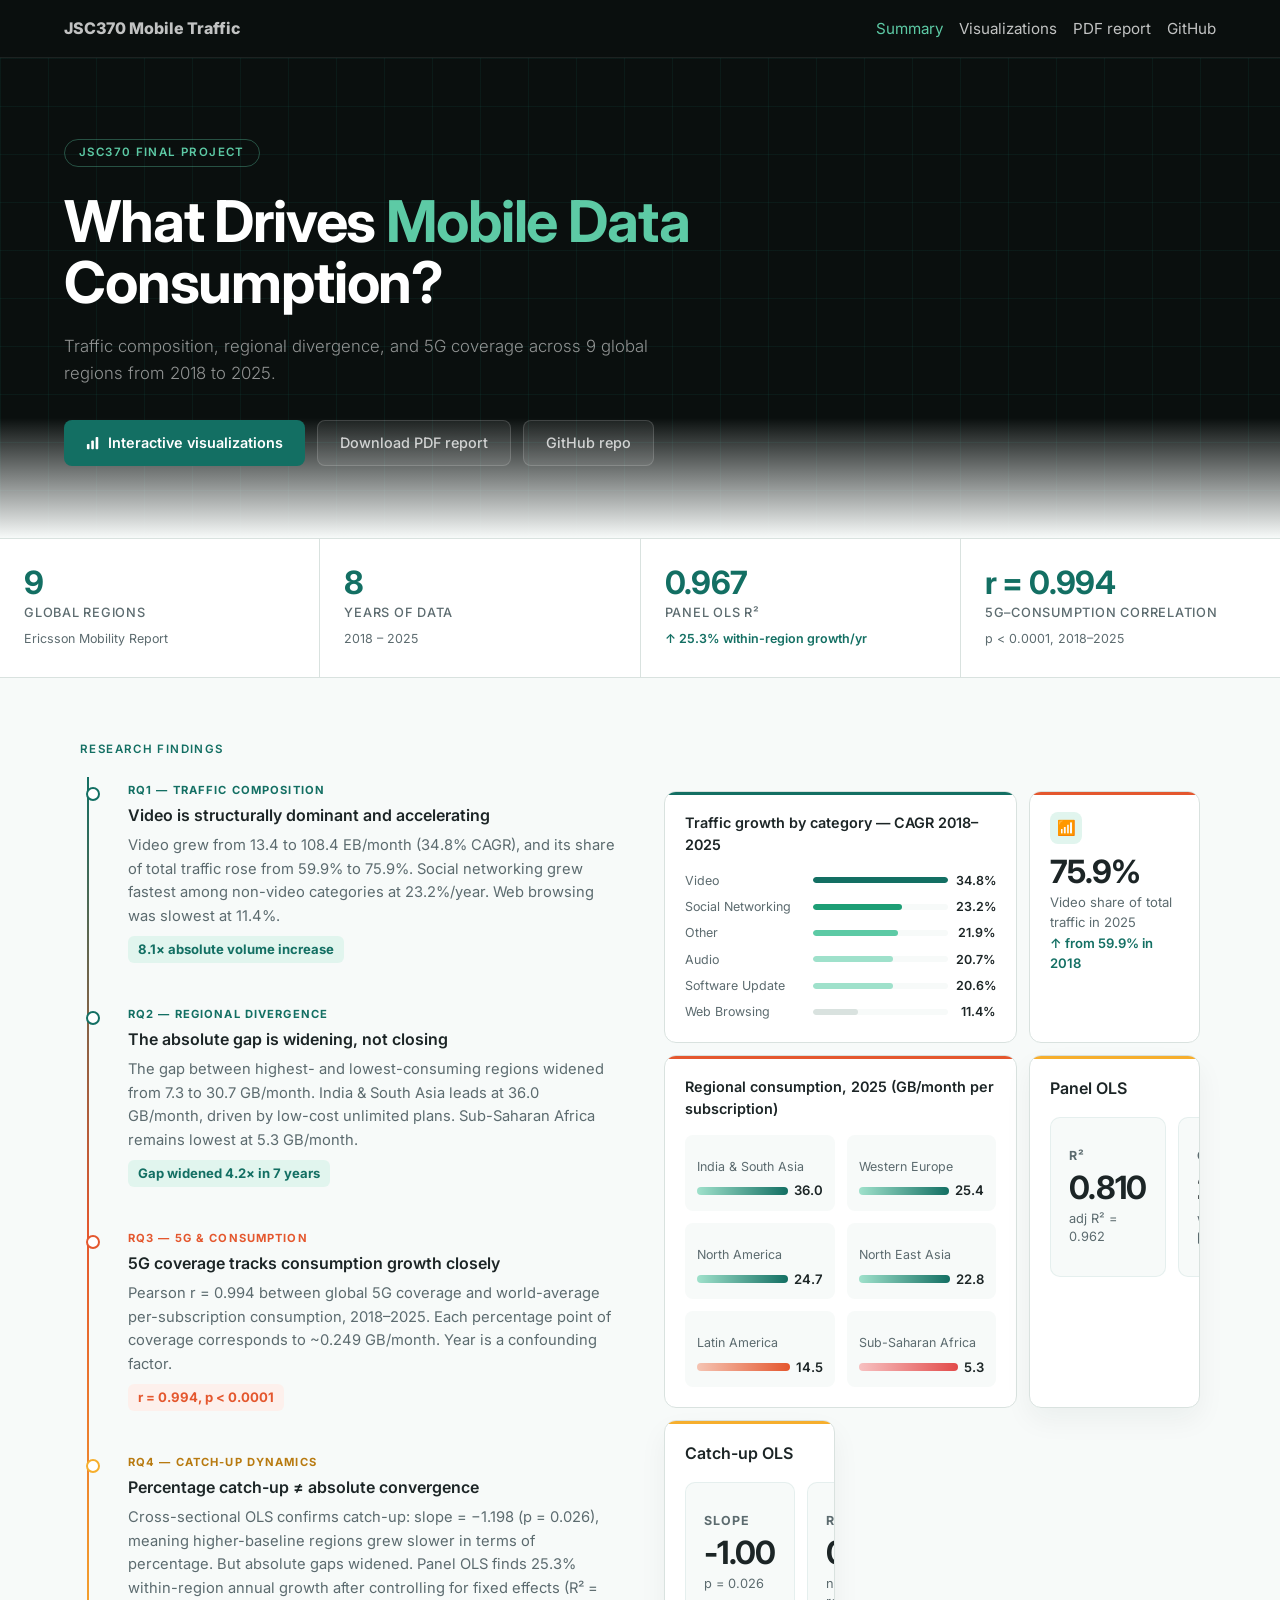
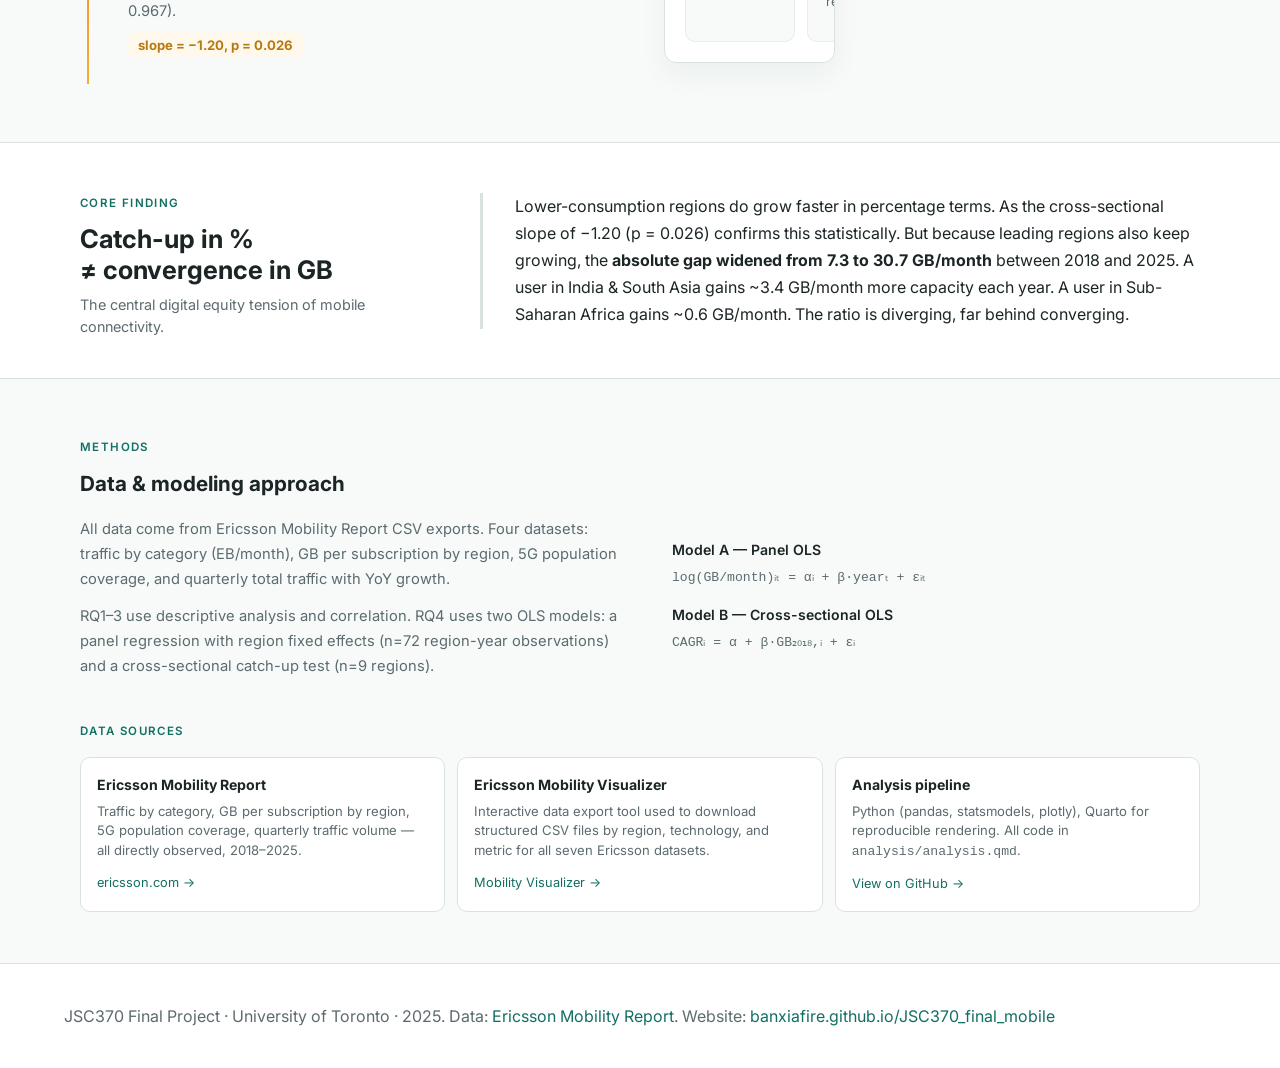
<file: index.html>
<!doctype html>
<html lang="en">
<head>
  <meta charset="utf-8">
  <meta name="viewport" content="width=device-width, initial-scale=1">
  <title>Mobile Traffic & 5G Coverage</title>
  <link rel="stylesheet" href="style.css">
  <script src="scripts/main.js" defer></script>
  <style>
    /* ── Futuristic additions ── */
    @import url('https://fonts.googleapis.com/css2?family=Inter:wght@300;400;500;600;700&display=swap');

    :root {
      --accent: #136f63;
      --accent2: #e4572e;
      --accent3: #f6ae2d;
      --glass: rgba(255,255,255,0.06);
      --grid-line: rgba(19,111,99,0.12);
    }

    body {
      font-family: 'Inter', -apple-system, sans-serif;
      background: var(--bg);
    }

    /* Hero — dark full-bleed with grid overlay */
    .hero {
      background: #0a0f0e;
      position: relative;
      overflow: hidden;
      padding: 80px 5vw 72px;
    }
    .hero::before {
      content: '';
      position: absolute;
      inset: 0;
      background-image:
        linear-gradient(var(--grid-line) 1px, transparent 1px),
        linear-gradient(90deg, var(--grid-line) 1px, transparent 1px);
      background-size: 48px 48px;
      pointer-events: none;
    }
    .hero::after {
      content: '';
      position: absolute;
      bottom: 0; left: 0; right: 0;
      height: 120px;
      background: linear-gradient(to bottom, transparent, var(--bg));
      pointer-events: none;
    }
    .hero-inner {
      position: relative;
      z-index: 1;
      max-width: 820px;
      transition: transform 0.35s ease;
    }
    .hero-tag {
      display: inline-block;
      font-size: 0.72rem;
      font-weight: 600;
      letter-spacing: 0.12em;
      text-transform: uppercase;
      color: #5DCAA5;
      border: 1px solid rgba(93,202,165,0.35);
      border-radius: 20px;
      padding: 4px 14px;
      margin-bottom: 24px;
    }
    .hero h1 {
      font-size: clamp(2rem, 5vw, 3.6rem);
      font-weight: 700;
      line-height: 1.06;
      color: #ffffff;
      margin: 0 0 20px;
      letter-spacing: -0.02em;
    }
    .hero h1 span {
      color: #5DCAA5;
    }
    .hero-lead {
      font-size: 1.05rem;
      color: rgba(255,255,255,0.55);
      max-width: 620px;
      margin: 0 0 32px;
      line-height: 1.65;
      font-weight: 300;
    }
    .hero-actions {
      display: flex;
      flex-wrap: wrap;
      gap: 12px;
    }
    .btn-primary {
      display: inline-flex;
      align-items: center;
      gap: 8px;
      padding: 11px 22px;
      background: #136f63;
      color: #ffffff;
      border-radius: 8px;
      font-weight: 600;
      font-size: 0.9rem;
      text-decoration: none;
      transition: background 0.2s;
    }
    .btn-primary:hover { background: #0f5a50; text-decoration: none; }
    .btn-ghost {
      display: inline-flex;
      align-items: center;
      gap: 8px;
      padding: 11px 22px;
      background: rgba(255,255,255,0.07);
      color: rgba(255,255,255,0.75);
      border: 1px solid rgba(255,255,255,0.15);
      border-radius: 8px;
      font-weight: 500;
      font-size: 0.9rem;
      text-decoration: none;
      transition: background 0.2s;
    }
    .btn-ghost:hover { background: rgba(255,255,255,0.12); text-decoration: none; color: #fff; }

    /* Stat strip */
    .stat-strip {
      display: grid;
      grid-template-columns: repeat(4, minmax(0,1fr));
      gap: 1px;
      background: var(--line);
      border-top: 1px solid var(--line);
      border-bottom: 1px solid var(--line);
    }
    .stat-cell {
      background: var(--panel);
      padding: 28px 24px;
      display: flex;
      flex-direction: column;
      gap: 4px;
    }
    .stat-cell:hover { background: var(--bg); }
    .stat-number {
      font-size: 2rem;
      font-weight: 700;
      color: var(--teal);
      line-height: 1;
      letter-spacing: -0.02em;
    }
    .stat-label {
      font-size: 0.8rem;
      color: var(--muted);
      font-weight: 500;
      text-transform: uppercase;
      letter-spacing: 0.06em;
    }
    .stat-sub {
      font-size: 0.78rem;
      color: var(--muted);
      margin-top: 2px;
    }
    .stat-delta {
      font-size: 0.78rem;
      color: #136f63;
      font-weight: 600;
      margin-top: 2px;
    }

    /* Section labels */
    .section-label {
      font-size: 0.72rem;
      font-weight: 600;
      letter-spacing: 0.12em;
      text-transform: uppercase;
      color: var(--teal);
      margin-bottom: 12px;
    }

    /* Finding timeline */
    .timeline {
      position: relative;
      padding-left: 28px;
    }
    .timeline::before {
      content: '';
      position: absolute;
      left: 7px; top: 6px; bottom: 6px;
      width: 2px;
      background: linear-gradient(to bottom, #136f63, #e4572e, #f6ae2d);
    }
    .tl-item {
      position: relative;
      padding: 0 0 32px 20px;
    }
    .tl-dot {
      position: absolute;
      left: -22px;
      top: 5px;
      width: 14px;
      height: 14px;
      border-radius: 50%;
      background: var(--panel);
      border: 2px solid #136f63;
    }
    .tl-item:nth-child(2) .tl-dot { border-color: #136f63; }
    .tl-item:nth-child(3) .tl-dot { border-color: #e4572e; }
    .tl-item:nth-child(4) .tl-dot { border-color: #f6ae2d; }
    .tl-item:nth-child(5) .tl-dot { border-color: #e4572e; }
    .tl-rq {
      font-size: 0.7rem;
      font-weight: 700;
      letter-spacing: 0.1em;
      text-transform: uppercase;
      color: var(--teal);
      margin-bottom: 4px;
    }
    .tl-title {
      font-size: 1rem;
      font-weight: 600;
      color: var(--ink);
      margin: 0 0 6px;
    }
    .tl-body {
      font-size: 0.92rem;
      color: var(--muted);
      line-height: 1.6;
      margin: 0;
    }
    .tl-stat {
      display: inline-block;
      font-size: 0.82rem;
      font-weight: 700;
      color: #136f63;
      background: #e1f5ee;
      border-radius: 6px;
      padding: 3px 10px;
      margin-top: 8px;
    }

    /* Data bento grid */
    .bento {
      display: grid;
      grid-template-columns: repeat(3, minmax(0,1fr));
      gap: 12px;
      margin-top: 20px;
    }
    .bento-card {
      background: var(--panel);
      border: 1px solid var(--line);
      border-radius: 12px;
      padding: 20px;
      position: relative;
      overflow: hidden;
    }
    .bento-card.span2 { grid-column: span 2; }
    .bento-card::after {
      content: '';
      position: absolute;
      top: 0; left: 0; right: 0;
      height: 3px;
      background: var(--accent-bar, #136f63);
      border-radius: 12px 12px 0 0;
    }
    .bento-icon {
      width: 32px; height: 32px;
      border-radius: 8px;
      display: flex; align-items: center; justify-content: center;
      font-size: 15px;
      margin-bottom: 12px;
    }
    .bento-icon.teal { background: #e1f5ee; }
    .bento-icon.coral { background: #fdf0ec; }
    .bento-icon.gold { background: #fef9ec; }
    .bento-big {
      font-size: 2rem;
      font-weight: 700;
      color: var(--ink);
      letter-spacing: -0.02em;
      line-height: 1;
    }
    .bento-label {
      font-size: 0.82rem;
      color: var(--muted);
      margin-top: 4px;
    }
    .bento-title {
      font-size: 0.9rem;
      font-weight: 600;
      color: var(--ink);
      margin: 0 0 6px;
    }
    .bento-text {
      font-size: 0.82rem;
      color: var(--muted);
      line-height: 1.55;
      margin: 0;
    }

    /* Bar chart viz */
    .mini-bars {
      margin-top: 14px;
      display: flex;
      flex-direction: column;
      gap: 7px;
    }
    .mini-bar-row {
      display: flex;
      align-items: center;
      gap: 8px;
      font-size: 0.78rem;
    }
    .mini-bar-label {
      width: 120px;
      color: var(--muted);
      flex-shrink: 0;
      white-space: nowrap;
      overflow: hidden;
      text-overflow: ellipsis;
    }
    .mini-bar-track {
      flex: 1;
      height: 6px;
      background: var(--bg);
      border-radius: 3px;
      overflow: hidden;
    }
    .mini-bar-fill {
      height: 100%;
      border-radius: 3px;
      background: #136f63;
      transition: width 0.8s ease;
    }
    .mini-bar-val {
      width: 40px;
      text-align: right;
      color: var(--ink);
      font-weight: 600;
    }

    /* Region divergence viz */
    .diverge-grid {
      display: grid;
      grid-template-columns: 1fr 1fr;
      gap: 12px;
      margin-top: 14px;
    }
    .diverge-item {
      padding: 10px 12px;
      background: var(--bg);
      border-radius: 8px;
    }
    .diverge-region {
      font-size: 0.78rem;
      color: var(--muted);
      margin-bottom: 4px;
    }
    .diverge-bar-wrap {
      display: flex;
      align-items: center;
      gap: 6px;
    }
    .diverge-bar {
      flex: 1;
      height: 8px;
      border-radius: 4px;
      background: linear-gradient(to right, #9FE1CB, #136f63);
    }
    .diverge-val {
      font-size: 0.82rem;
      font-weight: 600;
      color: var(--ink);
      white-space: nowrap;
    }

    /* Model result panel */
    .model-grid {
      display: grid;
      grid-template-columns: 1fr 1fr;
      gap: 12px;
      margin-top: 16px;
    }
    .model-cell {
      background: var(--bg);
      border-radius: 10px;
      padding: 16px 18px;
      border: 1px solid rgba(19,111,99,0.08);
    }
    .model-cell-label {
      font-size: 0.78rem;
      font-weight: 700;
      text-transform: uppercase;
      letter-spacing: 0.08em;
      color: var(--muted);
      margin-bottom: 6px;
    }
    .model-cell-val {
      font-size: 2rem;
      font-weight: 700;
      color: var(--ink);
      letter-spacing: -0.02em;
      margin: 0;
      line-height: 1;
    }
    .model-cell-note {
      font-size: 0.8rem;
      color: var(--muted);
      margin-top: 6px;
      line-height: 1.45;
    }

    .model-card {
      min-height: 228px;
      box-shadow: 0 12px 28px rgba(20, 33, 31, 0.05);
    }

    .model-card .bento-title {
      font-size: 1rem;
      margin-bottom: 10px;
    }

    /* Source cards */
    .source-row {
      display: grid;
      grid-template-columns: repeat(3, minmax(0,1fr));
      gap: 12px;
      margin-top: 16px;
    }
    .source-card {
      background: var(--panel);
      border: 1px solid var(--line);
      border-radius: 10px;
      padding: 16px;
    }
    .source-card strong {
      display: block;
      font-size: 0.88rem;
      margin-bottom: 6px;
    }
    .source-card p {
      font-size: 0.82rem;
      color: var(--muted);
      margin: 0 0 8px;
      line-height: 1.5;
    }
    .source-card a {
      font-size: 0.8rem;
    }

    /* Dark nav override for hero top */
    .site-header {
      background: #0a0f0e;
      border-bottom: 1px solid rgba(255,255,255,0.08);
    }
    .site-header .brand,
    .site-header nav a {
      color: rgba(255,255,255,0.75);
    }
    .site-header nav a:hover { color: #5DCAA5; }
    .site-header nav a.active { color: #5DCAA5; border-bottom-color: #5DCAA5; }

    /* Responsive */
    @media (max-width: 760px) {
      .stat-strip { grid-template-columns: repeat(2, minmax(0,1fr)); }
      .bento { grid-template-columns: 1fr; }
      .bento-card.span2 { grid-column: span 1; }
      .source-row { grid-template-columns: 1fr; }
      .model-grid { grid-template-columns: 1fr; }
      .diverge-grid { grid-template-columns: 1fr; }
    }
  </style>
</head>
<body class="page-index">
  <header class="site-header">
    <a class="brand" href="index.html">JSC370 Mobile Traffic</a>
    <nav>
      <a href="index.html">Summary</a>
      <a href="viz.html">Visualizations</a>
      <a href="report.pdf">PDF report</a>
      <a href="https://github.com/banxiafire/JSC370_final_mobile">GitHub</a>
    </nav>
  </header>

  <main>

    <!-- ── Hero ── -->
    <section class="hero">
      <div class="hero-inner">
        <span class="hero-tag">JSC370 Final Project</span>
        <h1>What Drives <span>Mobile Data</span><br>Consumption?</h1>
        <p class="hero-lead">Traffic composition, regional divergence, and 5G coverage across 9 global regions from 2018 to 2025.</p>
        <div class="hero-actions">
          <a class="btn-primary" href="viz.html">
            <svg width="14" height="14" viewBox="0 0 16 16" fill="none"><rect x="1" y="9" width="3" height="6" rx="1" fill="white"/><rect x="6" y="5" width="3" height="10" rx="1" fill="white"/><rect x="11" y="1" width="3" height="14" rx="1" fill="white"/></svg>
            Interactive visualizations
          </a>
          <a class="btn-ghost" href="report.pdf">Download PDF report</a>
          <a class="btn-ghost" href="https://github.com/banxiafire/JSC370_final_mobile">GitHub repo</a>
        </div>
      </div>
    </section>

    <!-- ── Stat strip ── -->
    <div class="stat-strip">
      <div class="stat-cell">
        <span class="stat-number counter" data-target="9">9</span>
        <span class="stat-label">Global regions</span>
        <span class="stat-sub">Ericsson Mobility Report</span>
      </div>
      <div class="stat-cell">
        <span class="stat-number counter" data-target="8">8</span>
        <span class="stat-label">Years of data</span>
        <span class="stat-sub">2018 – 2025</span>
      </div>
      <div class="stat-cell">
        <span class="stat-number counter" data-target="0.967" data-decimals="3">0.967</span>
        <span class="stat-label">Panel OLS R²</span>
        <span class="stat-delta">↑ 25.3% within-region growth/yr</span>
      </div>
      <div class="stat-cell">
        <span class="stat-number counter" data-target="0.994" data-decimals="3" data-prefix="r = ">r = 0.994</span>
        <span class="stat-label">5G–consumption correlation</span>
        <span class="stat-sub">p &lt; 0.0001, 2018–2025</span>
      </div>
    </div>

    <!-- ── Research findings ── -->
    <section class="content" style="padding: 52px 0;">
      <p class="section-label">Research findings</p>
      <div style="display: grid; grid-template-columns: 1fr 1fr; gap: 48px; align-items: start;">

        <!-- Left: timeline -->
        <div class="timeline">
          <div class="tl-item fade-in">
            <div class="tl-dot"></div>
            <p class="tl-rq">RQ1 — Traffic composition</p>
            <h3 class="tl-title">Video is structurally dominant and accelerating</h3>
            <p class="tl-body">Video grew from 13.4 to 108.4 EB/month (34.8% CAGR), and its share of total traffic rose from 59.9% to 75.9%. Social networking grew fastest among non-video categories at 23.2%/year. Web browsing was slowest at 11.4%.</p>
            <span class="tl-stat">8.1× absolute volume increase</span>
          </div>
          <div class="tl-item fade-in">
            <div class="tl-dot"></div>
            <p class="tl-rq">RQ2 — Regional divergence</p>
            <h3 class="tl-title">The absolute gap is widening, not closing</h3>
            <p class="tl-body">The gap between highest- and lowest-consuming regions widened from 7.3 to 30.7 GB/month. India & South Asia leads at 36.0 GB/month, driven by low-cost unlimited plans. Sub-Saharan Africa remains lowest at 5.3 GB/month.</p>
            <span class="tl-stat">Gap widened 4.2× in 7 years</span>
          </div>
          <div class="tl-item fade-in">
            <div class="tl-dot" style="border-color:#e4572e"></div>
            <p class="tl-rq" style="color:#e4572e">RQ3 — 5G & consumption</p>
            <h3 class="tl-title">5G coverage tracks consumption growth closely</h3>
            <p class="tl-body">Pearson r = 0.994 between global 5G coverage and world-average per-subscription consumption, 2018–2025. Each percentage point of coverage corresponds to ~0.249 GB/month. Year is a confounding factor.</p>
            <span class="tl-stat" style="background:#fdf0ec;color:#e4572e">r = 0.994, p &lt; 0.0001</span>
          </div>
          <div class="tl-item fade-in">
            <div class="tl-dot" style="border-color:#f6ae2d"></div>
            <p class="tl-rq" style="color:#b87a10">RQ4 — Catch-up dynamics</p>
            <h3 class="tl-title">Percentage catch-up ≠ absolute convergence</h3>
            <p class="tl-body">Cross-sectional OLS confirms catch-up: slope = −1.198 (p = 0.026), meaning higher-baseline regions grew slower in terms of percentage. But absolute gaps widened. Panel OLS finds 25.3% within-region annual growth after controlling for fixed effects (R² = 0.967).</p>
            <span class="tl-stat" style="background:#fef9ec;color:#b87a10">slope = −1.20, p = 0.026</span>
          </div>
        </div>

        <!-- Right: bento data panels -->
        <div>
          <div class="bento">

            <!-- Traffic CAGR mini chart -->
            <div class="bento-card span2 fade-in" style="--accent-bar:#136f63">
              <p class="bento-title">Traffic growth by category — CAGR 2018–2025</p>
              <div class="mini-bars">
                <div class="mini-bar-row">
                  <span class="mini-bar-label">Video</span>
                  <div class="mini-bar-track"><div class="mini-bar-fill" style="width:100%;background:#136f63"></div></div>
                  <span class="mini-bar-val">34.8%</span>
                </div>
                <div class="mini-bar-row">
                  <span class="mini-bar-label">Social Networking</span>
                  <div class="mini-bar-track"><div class="mini-bar-fill" style="width:66%;background:#1D9E75"></div></div>
                  <span class="mini-bar-val">23.2%</span>
                </div>
                <div class="mini-bar-row">
                  <span class="mini-bar-label">Other</span>
                  <div class="mini-bar-track"><div class="mini-bar-fill" style="width:63%;background:#5DCAA5"></div></div>
                  <span class="mini-bar-val">21.9%</span>
                </div>
                <div class="mini-bar-row">
                  <span class="mini-bar-label">Audio</span>
                  <div class="mini-bar-track"><div class="mini-bar-fill" style="width:59%;background:#9FE1CB"></div></div>
                  <span class="mini-bar-val">20.7%</span>
                </div>
                <div class="mini-bar-row">
                  <span class="mini-bar-label">Software Update</span>
                  <div class="mini-bar-track"><div class="mini-bar-fill" style="width:59%;background:#9FE1CB"></div></div>
                  <span class="mini-bar-val">20.6%</span>
                </div>
                <div class="mini-bar-row">
                  <span class="mini-bar-label">Web Browsing</span>
                  <div class="mini-bar-track"><div class="mini-bar-fill" style="width:33%;background:#d9e2df"></div></div>
                  <span class="mini-bar-val">11.4%</span>
                </div>
              </div>
            </div>

            <!-- Video share stat -->
            <div class="bento-card fade-in" style="--accent-bar:#e4572e">
              <div class="bento-icon teal">📶</div>
              <div class="bento-big">75.9%</div>
              <p class="bento-label">Video share of total traffic in 2025<br><span style="color:#136f63;font-weight:600">↑ from 59.9% in 2018</span></p>
            </div>

            <!-- Regional 2025 GB/sub -->
            <div class="bento-card span2 fade-in" style="--accent-bar:#e4572e">
              <p class="bento-title">Regional consumption, 2025 (GB/month per subscription)</p>
              <div class="diverge-grid">
                <div class="diverge-item">
                  <p class="diverge-region">India & South Asia</p>
                  <div class="diverge-bar-wrap">
                    <div class="diverge-bar" style="width:100%;background:linear-gradient(to right,#9FE1CB,#136f63)"></div>
                    <span class="diverge-val">36.0</span>
                  </div>
                </div>
                <div class="diverge-item">
                  <p class="diverge-region">Western Europe</p>
                  <div class="diverge-bar-wrap">
                    <div class="diverge-bar" style="width:70%;background:linear-gradient(to right,#9FE1CB,#136f63)"></div>
                    <span class="diverge-val">25.4</span>
                  </div>
                </div>
                <div class="diverge-item">
                  <p class="diverge-region">North America</p>
                  <div class="diverge-bar-wrap">
                    <div class="diverge-bar" style="width:69%;background:linear-gradient(to right,#9FE1CB,#136f63)"></div>
                    <span class="diverge-val">24.7</span>
                  </div>
                </div>
                <div class="diverge-item">
                  <p class="diverge-region">North East Asia</p>
                  <div class="diverge-bar-wrap">
                    <div class="diverge-bar" style="width:63%;background:linear-gradient(to right,#9FE1CB,#136f63)"></div>
                    <span class="diverge-val">22.8</span>
                  </div>
                </div>
                <div class="diverge-item">
                  <p class="diverge-region">Latin America</p>
                  <div class="diverge-bar-wrap">
                    <div class="diverge-bar" style="width:40%;background:linear-gradient(to right,#f5c4b3,#e4572e)"></div>
                    <span class="diverge-val">14.5</span>
                  </div>
                </div>
                <div class="diverge-item">
                  <p class="diverge-region">Sub-Saharan Africa</p>
                  <div class="diverge-bar-wrap">
                    <div class="diverge-bar" style="width:15%;background:linear-gradient(to right,#f7c1c1,#E24B4A)"></div>
                    <span class="diverge-val">5.3</span>
                  </div>
                </div>
              </div>
            </div>

            <!-- Model results -->
            <div class="bento-card fade-in model-card" style="--accent-bar:#f6ae2d">
              <p class="bento-title">Panel OLS</p>
              <div class="model-grid">
                <div class="model-cell">
                  <p class="model-cell-label">R²</p>
                  <p class="model-cell-val counter" data-target="0.967" data-decimals="3">0.967</p>
                  <p class="model-cell-note">adj R² = 0.962</p>
                </div>
                <div class="model-cell">
                  <p class="model-cell-label">Growth/yr</p>
                  <p class="model-cell-val counter" data-target="25.3" data-decimals="1" data-suffix="%">25.3%</p>
                  <p class="model-cell-note">within-region, β=0.226</p>
                </div>
              </div>
            </div>

            <!-- Catch-up -->
            <div class="bento-card fade-in model-card" style="--accent-bar:#f6ae2d">
              <p class="bento-title">Catch-up OLS</p>
              <div class="model-grid">
                <div class="model-cell">
                  <p class="model-cell-label">Slope</p>
                  <p class="model-cell-val counter" data-target="-1.198" data-decimals="2">−1.20</p>
                  <p class="model-cell-note">p = 0.026</p>
                </div>
                <div class="model-cell">
                  <p class="model-cell-label">R²</p>
                  <p class="model-cell-val counter" data-target="0.531" data-decimals="3">0.531</p>
                  <p class="model-cell-note">n = 9 regions</p>
                </div>
              </div>
            </div>

          </div>
        </div>
      </div>
    </section>

    <!-- ── Key tension callout ── -->
    <section class="band fade-in">
      <div class="content" style="padding: 40px 0;">
        <div style="display:grid;grid-template-columns:1fr 2fr;gap:40px;align-items:center;">
          <div>
            <p class="section-label">Core finding</p>
            <h2 style="font-size:1.6rem;margin:0 0 8px;line-height:1.2">Catch-up in %<br>≠ convergence in GB</h2>
            <p style="font-size:0.9rem;color:var(--muted);margin:0">The central digital equity tension of mobile connectivity.</p>
          </div>
          <div style="border-left:3px solid var(--line);padding-left:32px;">
            <p style="font-size:1rem;color:var(--ink);line-height:1.7;margin:0">
              Lower-consumption regions do grow faster in percentage terms. As the cross-sectional slope of −1.20 (p = 0.026) confirms this statistically. But because leading regions also keep growing, the <strong>absolute gap widened from 7.3 to 30.7 GB/month</strong> between 2018 and 2025. A user in India & South Asia gains ~3.4 GB/month more capacity each year. A user in Sub-Saharan Africa gains ~0.6 GB/month. The ratio is diverging, far behind converging.
            </p>
          </div>
        </div>
      </div>
    </section>

    <!-- ── Methods snapshot ── -->
    <section class="content fade-in" style="padding: 48px 0 32px;">
      <p class="section-label">Methods</p>
      <h2 style="font-size:1.3rem;margin:0 0 16px">Data & modeling approach</h2>
      <div style="display:grid;grid-template-columns:1fr 1fr;gap:24px;">
        <div>
          <p style="font-size:0.92rem;color:var(--muted);line-height:1.7;margin:0 0 12px">All data come from Ericsson Mobility Report CSV exports. Four datasets: traffic by category (EB/month), GB per subscription by region, 5G population coverage, and quarterly total traffic with YoY growth.</p>
          <p style="font-size:0.92rem;color:var(--muted);line-height:1.7;margin:0">RQ1–3 use descriptive analysis and correlation. RQ4 uses two OLS models: a panel regression with region fixed effects (n=72 region-year observations) and a cross-sectional catch-up test (n=9 regions).</p>
        </div>
        <div style="background:var(--bg);border-radius:10px;padding:20px;font-size:0.85rem;color:var(--muted);line-height:1.8">
          <p style="margin:0 0 4px;font-weight:600;color:var(--ink);font-size:0.88rem">Model A — Panel OLS</p>
          <p style="margin:0 0 12px;font-family:monospace;font-size:0.82rem">log(GB/month)ᵢₜ = αᵢ + β·yearₜ + εᵢₜ</p>
          <p style="margin:0 0 4px;font-weight:600;color:var(--ink);font-size:0.88rem">Model B — Cross-sectional OLS</p>
          <p style="margin:0;font-family:monospace;font-size:0.82rem">CAGRᵢ = α + β·GB₂₀₁₈,ᵢ + εᵢ</p>
        </div>
      </div>
    </section>

    <!-- ── Data sources ── -->
    <section class="content fade-in" style="padding: 0 0 52px;">
      <p class="section-label">Data sources</p>
      <div class="source-row">
        <div class="source-card">
          <strong>Ericsson Mobility Report</strong>
          <p>Traffic by category, GB per subscription by region, 5G population coverage, quarterly traffic volume — all directly observed, 2018–2025.</p>
          <a href="https://www.ericsson.com/en/reports-and-papers/mobility-report" target="_blank">ericsson.com →</a>
        </div>
        <div class="source-card">
          <strong>Ericsson Mobility Visualizer</strong>
          <p>Interactive data export tool used to download structured CSV files by region, technology, and metric for all seven Ericsson datasets.</p>
          <a href="https://www.ericsson.com/en/reports-and-papers/mobility-report/dataforecasts" target="_blank">Mobility Visualizer →</a>
        </div>
        <div class="source-card">
          <strong>Analysis pipeline</strong>
          <p>Python (pandas, statsmodels, plotly), Quarto for reproducible rendering. All code in <code>analysis/analysis.qmd</code>.</p>
          <a href="https://github.com/banxiafire/JSC370_final_mobile" target="_blank">View on GitHub →</a>
        </div>
      </div>
    </section>

  </main>

  <footer>
    <p>JSC370 Final Project · University of Toronto · 2025. Data: <a href="https://www.ericsson.com/en/reports-and-papers/mobility-report">Ericsson Mobility Report</a>. Website: <a href="https://banxiafire.github.io/JSC370_final_mobile">banxiafire.github.io/JSC370_final_mobile</a></p>
  </footer>
</body>
</html>
</file>
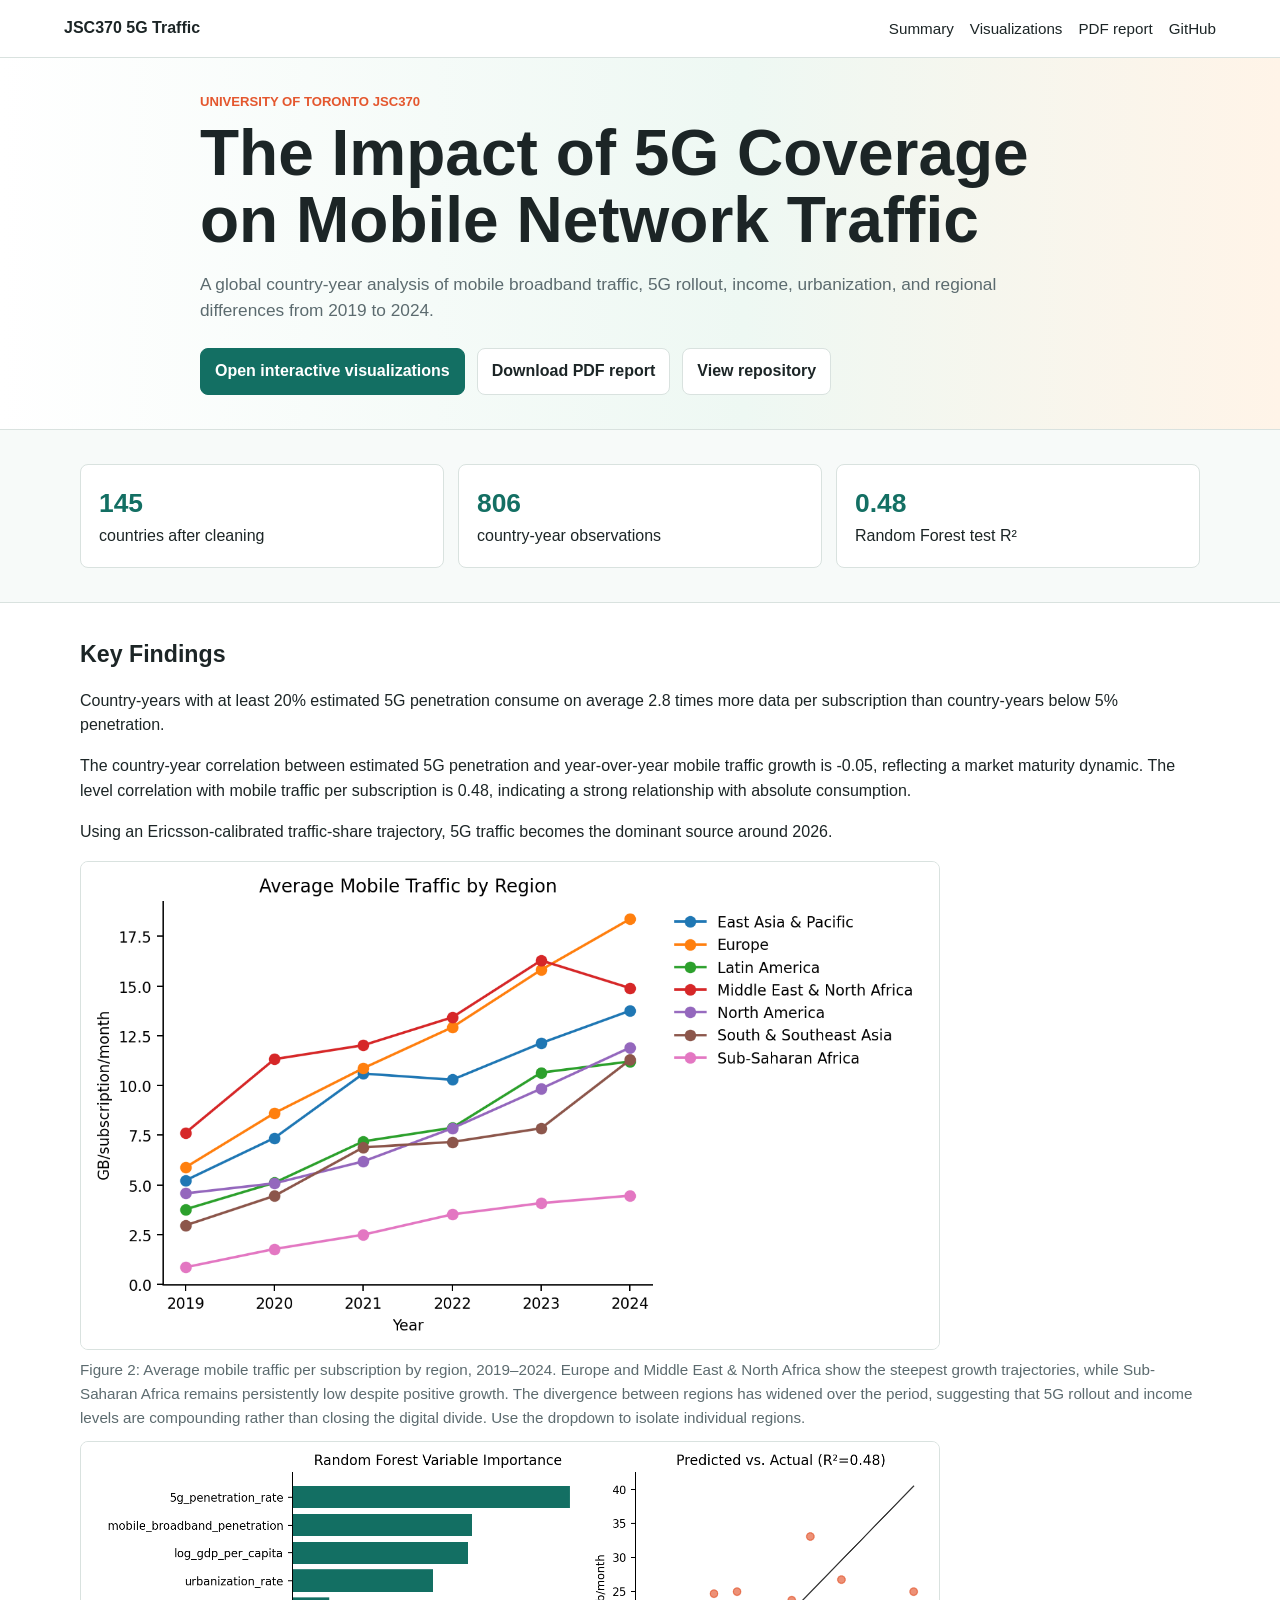
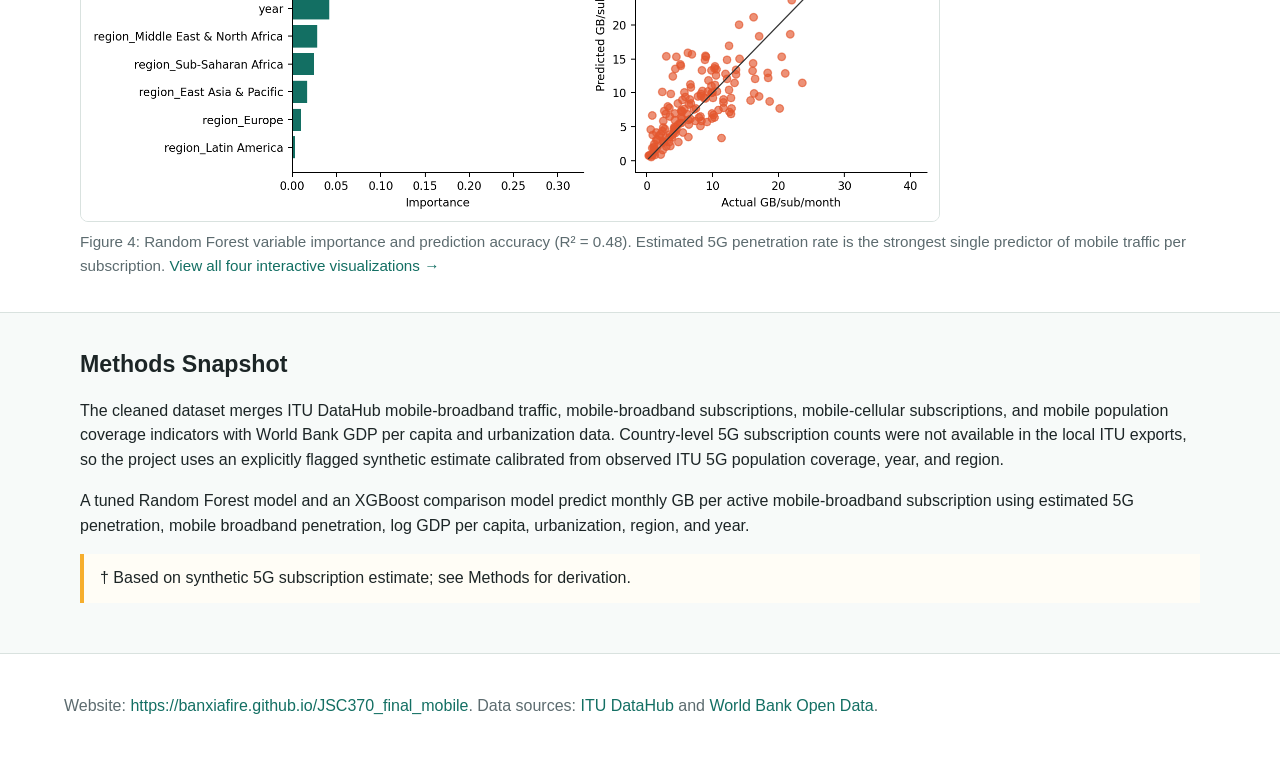
<file: docs/index.html>
<!doctype html>
<html lang="en">
<head>
  <meta charset="utf-8">
  <meta name="viewport" content="width=device-width, initial-scale=1">
  <title>JSC370 Final Project | 5G and Mobile Traffic</title>
  <link rel="stylesheet" href="style.css">
</head>
<body>
  <header class="site-header">
    <a class="brand" href="index.html">JSC370 5G Traffic</a>
    <nav>
      <a href="index.html">Summary</a>
      <a href="viz.html">Visualizations</a>
      <a href="report.pdf">PDF report</a>
      <a href="https://github.com/banxiafire/JSC370_final_mobile">GitHub</a>
    </nav>
  </header>
  <main>
    <section class="intro-band">
      <div class="content narrow">
        <p class="eyebrow">University of Toronto JSC370</p>
        <h1>The Impact of 5G Coverage on Mobile Network Traffic</h1>
        <p class="lead">A global country-year analysis of mobile broadband traffic, 5G rollout, income, urbanization, and regional differences from 2019 to 2024.</p>
        <div class="actions">
          <a class="button" href="viz.html">Open interactive visualizations</a>
          <a class="button secondary" href="report.pdf">Download PDF report</a>
          <a class="button secondary" href="https://github.com/banxiafire/JSC370_final_mobile">View repository</a>
        </div>
      </div>
    </section>
    <section class="content">
      <div class="summary-grid">
        <div class="metric"><strong>145</strong>countries after cleaning</div>
        <div class="metric"><strong>806</strong>country-year observations</div>
        <div class="metric"><strong>0.48</strong>Random Forest test R²</div>
      </div>
    </section>
    <section class="band">
      <div class="content">
        <h2>Key Findings</h2>
        <p>Country-years with at least 20% estimated 5G penetration consume on average 2.8 times more data per subscription than country-years below 5% penetration.</p>
        <p>The country-year correlation between estimated 5G penetration and year-over-year mobile traffic growth is -0.05, reflecting a market maturity dynamic. The level correlation with mobile traffic per subscription is 0.48, indicating a strong relationship with absolute consumption.</p>
        <p>Using an Ericsson-calibrated traffic-share trajectory, 5G traffic becomes the dominant source around 2026.</p>
        <img class="figure-image" src="figures/eda_regional_trends.png" alt="Regional mobile traffic trends from 2019 to 2024">
        <p class="caption">Figure 2: Average mobile traffic per subscription by region, 2019–2024. Europe and Middle East & North Africa show the steepest growth trajectories, while Sub-Saharan Africa remains persistently low despite positive growth. The divergence between regions has widened over the period, suggesting that 5G rollout and income levels are compounding rather than closing the digital divide. Use the dropdown to isolate individual regions.</p>
        <img class="figure-image" src="figures/rf_results.png" alt="Random Forest variable importance and predicted vs actual results">
        <p class="caption">Figure 4: Random Forest variable importance and prediction accuracy (R² = 0.48). Estimated 5G penetration rate is the strongest single predictor of mobile traffic per subscription. <a href="viz.html">View all four interactive visualizations →</a></p>
      </div>
    </section>
    <section class="content">
      <h2>Methods Snapshot</h2>
      <p>The cleaned dataset merges ITU DataHub mobile-broadband traffic, mobile-broadband subscriptions, mobile-cellular subscriptions, and mobile population coverage indicators with World Bank GDP per capita and urbanization data. Country-level 5G subscription counts were not available in the local ITU exports, so the project uses an explicitly flagged synthetic estimate calibrated from observed ITU 5G population coverage, year, and region.</p>
      <p>A tuned Random Forest model and an XGBoost comparison model predict monthly GB per active mobile-broadband subscription using estimated 5G penetration, mobile broadband penetration, log GDP per capita, urbanization, region, and year.</p>
      <p class="note">† Based on synthetic 5G subscription estimate; see Methods for derivation.</p>
    </section>
  </main>
  <footer>
    <p>Website: <a href="https://banxiafire.github.io/JSC370_final_mobile">https://banxiafire.github.io/JSC370_final_mobile</a>. Data sources: <a href="https://datahub.itu.int/data/">ITU DataHub</a> and <a href="https://data.worldbank.org/">World Bank Open Data</a>.</p>
  </footer>
</body>
</html>
</file>
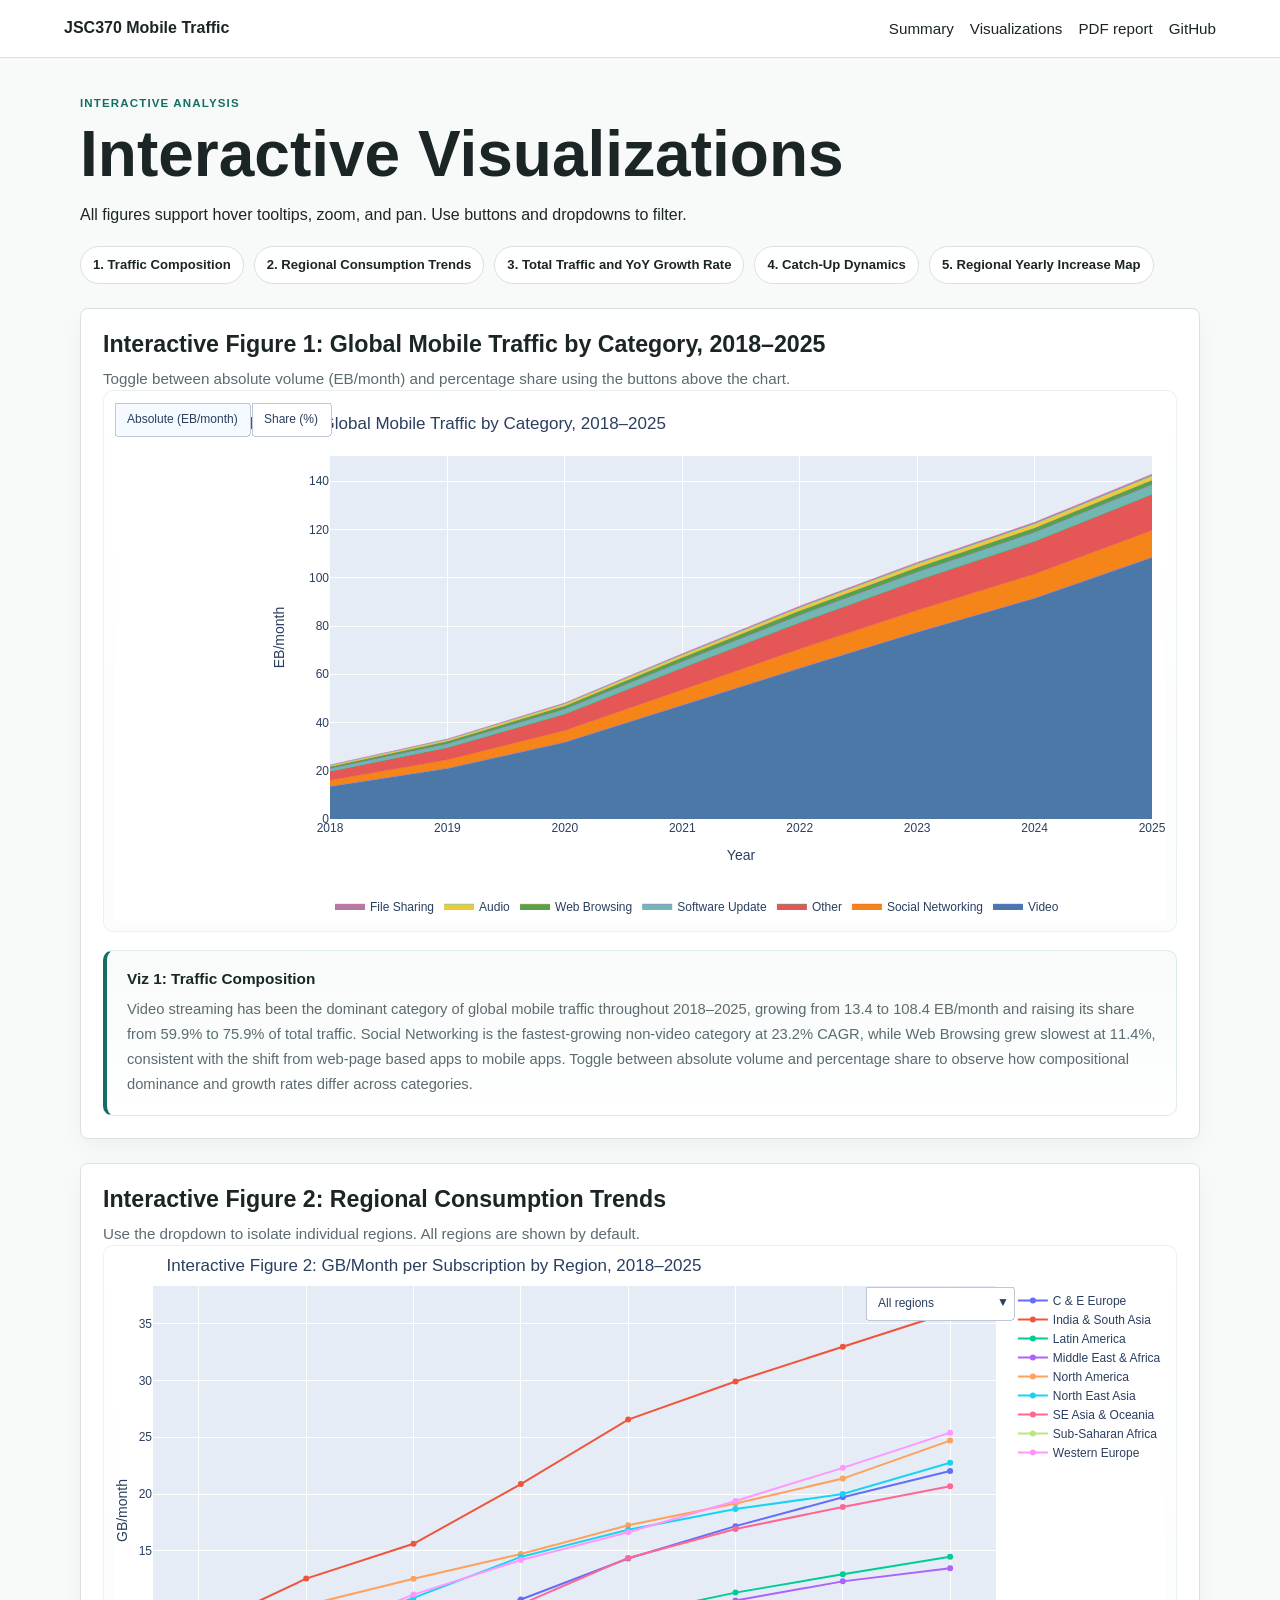
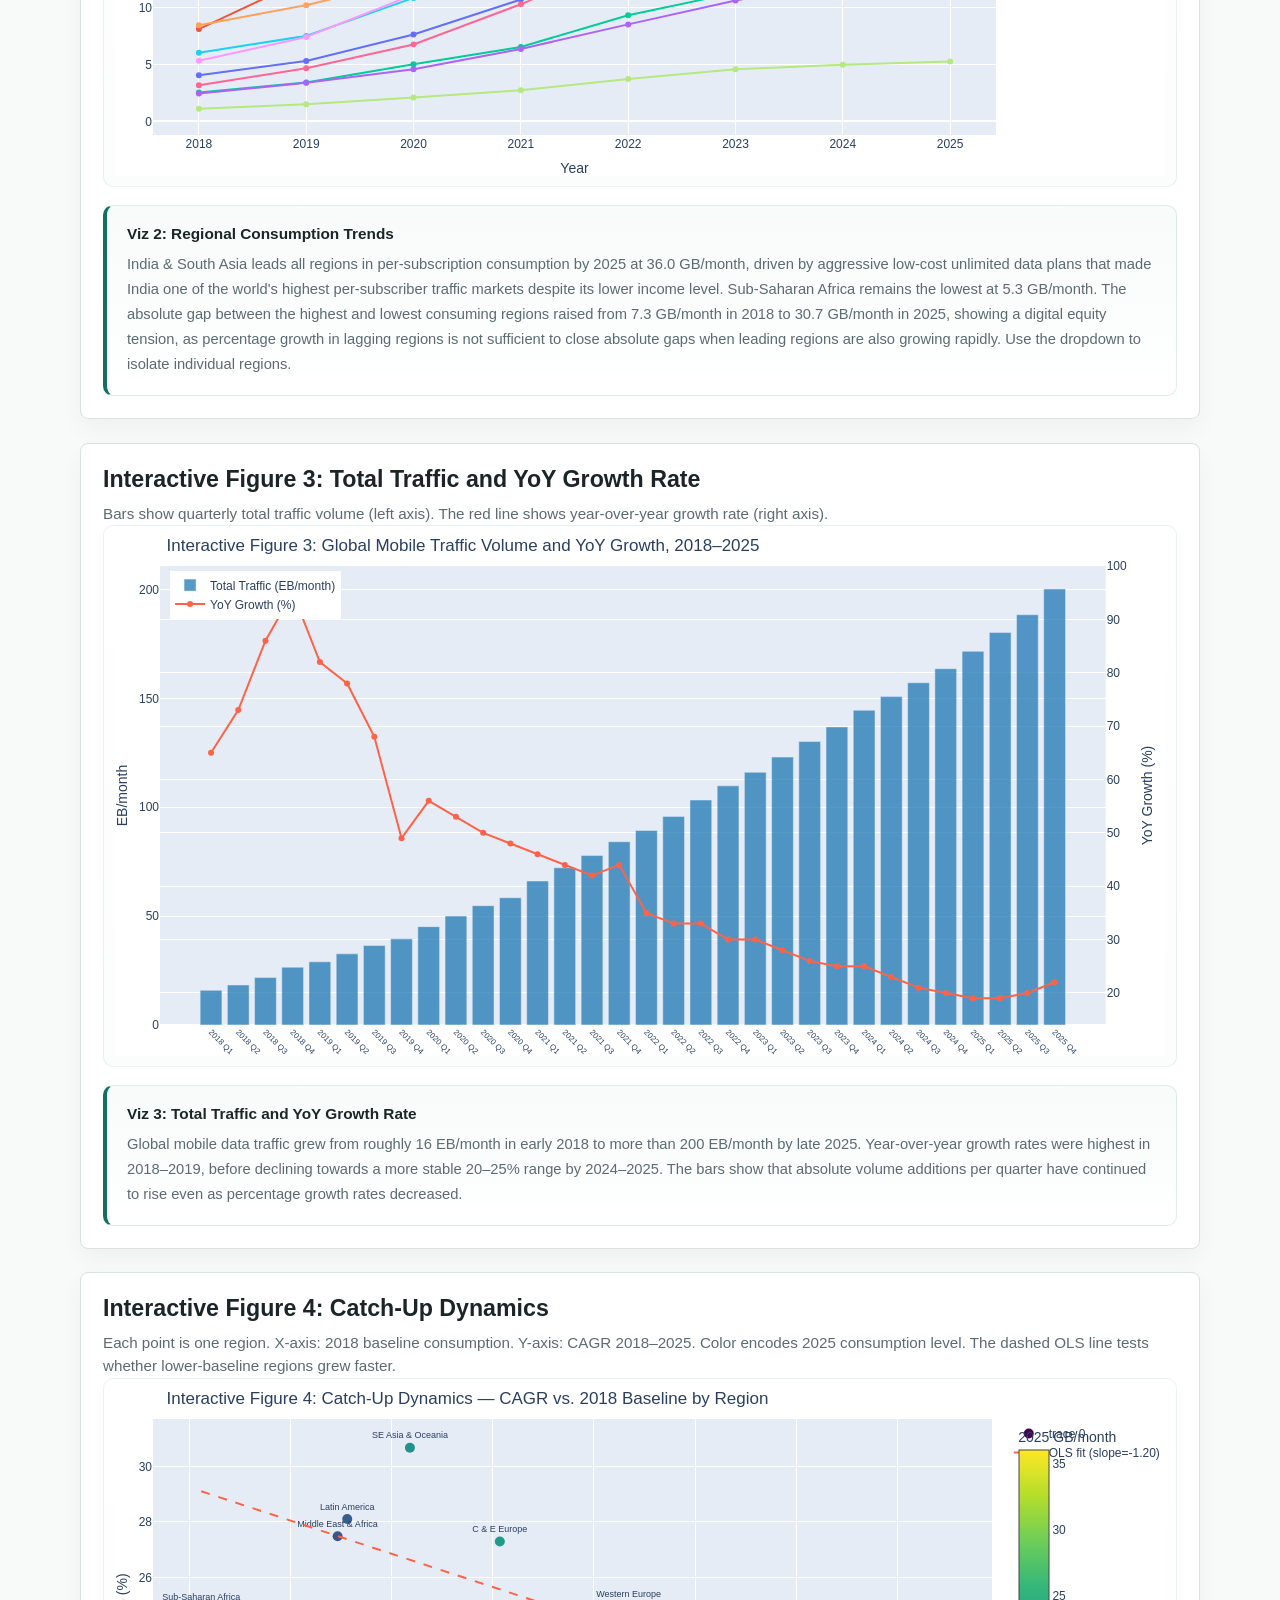
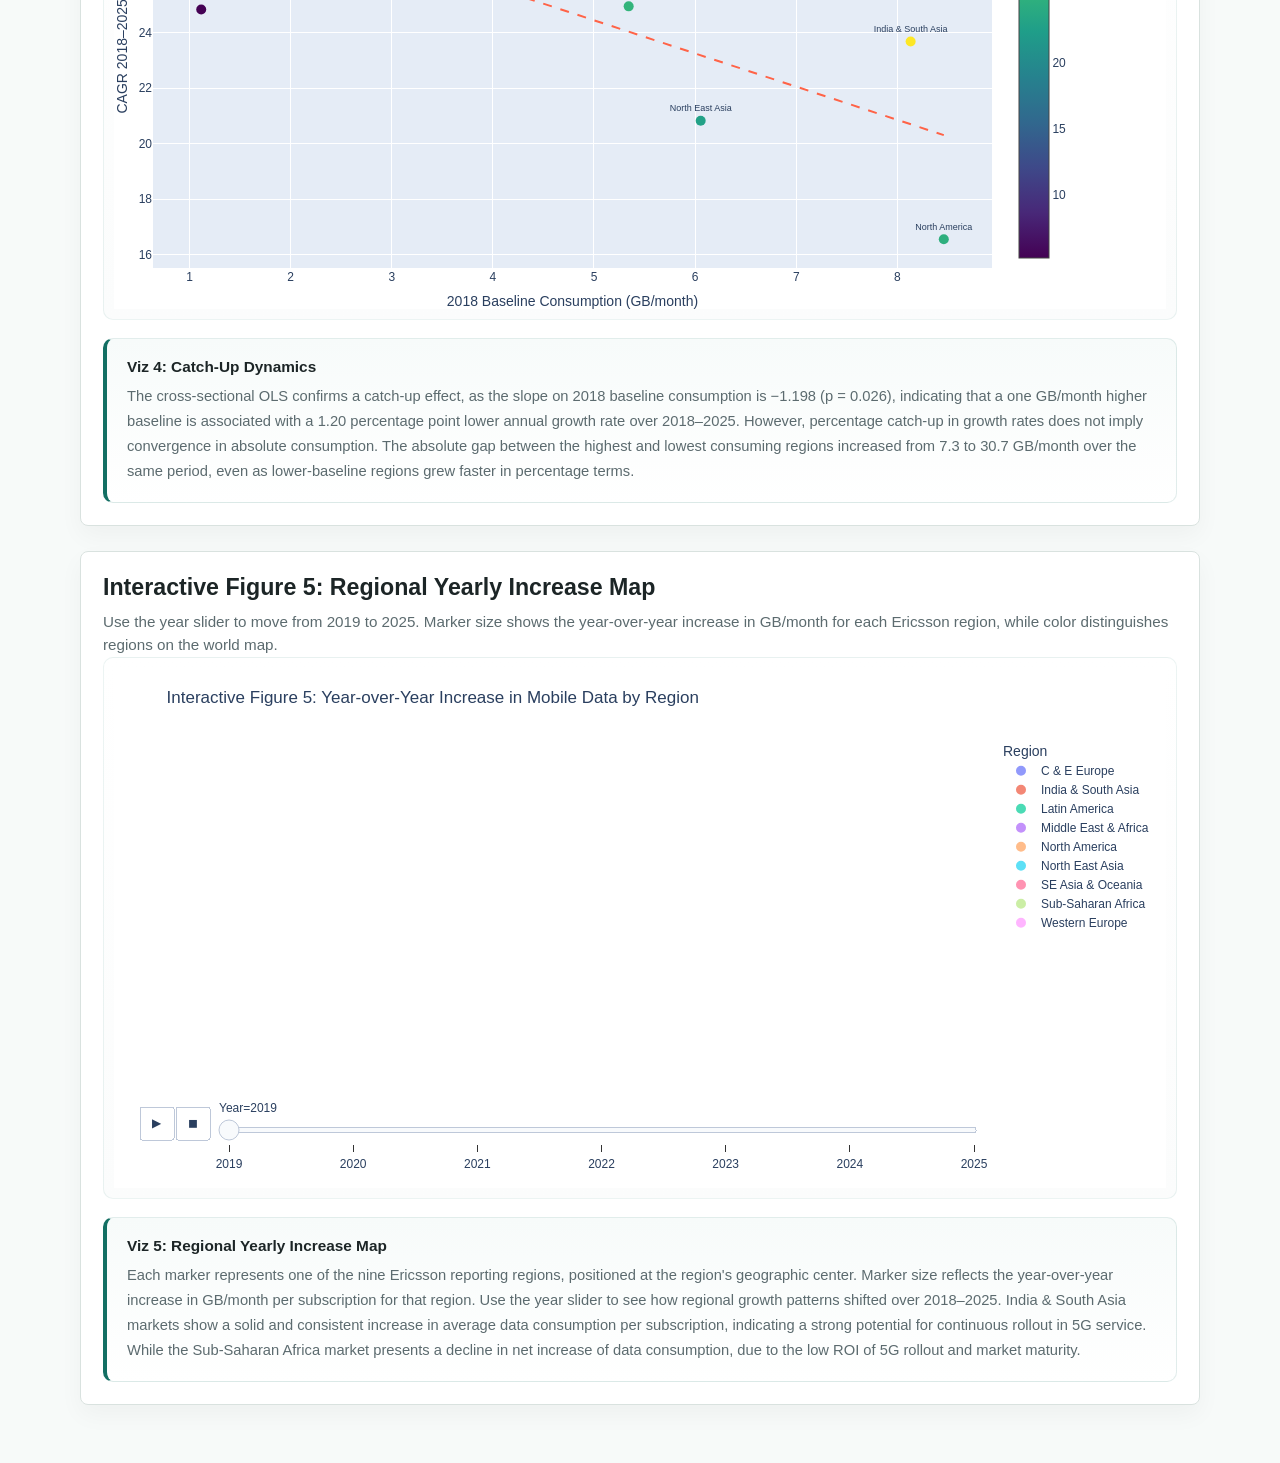
<file: viz.html>
<!doctype html>
<html lang="en">
<head>
  <meta charset="utf-8">
  <meta name="viewport" content="width=device-width, initial-scale=1">
  <title>JSC370 | Interactive Visualizations</title>
  <link rel="stylesheet" href="style.css">
  <script src="scripts/viz.js" defer></script>
</head>
<body class="page-viz">
  <header class="site-header">
    <a class="brand" href="index.html">JSC370 Mobile Traffic</a>
    <nav>
      <a href="index.html">Summary</a>
      <a href="viz.html">Visualizations</a>
      <a href="report.pdf">PDF report</a>
      <a href="https://github.com/banxiafire/JSC370_final_mobile">GitHub</a>
    </nav>
  </header>
  <main>
    <div class="content" style="padding-top:32px;">
      <span class="section-kicker">Interactive analysis</span>
      <h1>Interactive Visualizations</h1>
      <p>All figures support hover tooltips, zoom, and pan. Use buttons and dropdowns to filter.</p>

<div class="viz-section"><h2>Interactive Figure 1: Traffic Composition</h2><p class="caption">Toggle between absolute volume (EB/month) and percentage share using the buttons above the chart.</p><div class="plot-wrap"><div>                        <script type="text/javascript">window.PlotlyConfig = {MathJaxConfig: 'local'};</script>
        <script charset="utf-8" src="https://cdn.plot.ly/plotly-2.35.2.min.js"></script>                <div id="a5ba1f35-6962-436d-8b49-c9ae2487c236" class="plotly-graph-div" style="height:100%; width:100%;"></div>            <script type="text/javascript">                                    window.PLOTLYENV=window.PLOTLYENV || {};                                    if (document.getElementById("a5ba1f35-6962-436d-8b49-c9ae2487c236")) {                    Plotly.newPlot(                        "a5ba1f35-6962-436d-8b49-c9ae2487c236",                        [{"fillcolor":"#4C78A8","hovertemplate":"\u003cb\u003eVideo\u003c\u002fb\u003e\u003cbr\u003eYear: %{x}\u003cbr\u003e%{y:.2f} EB\u002fmonth\u003cextra\u003e\u003c\u002fextra\u003e","line":{"width":0.5},"mode":"lines","name":"Video","stackgroup":"one","x":[2018,2019,2020,2021,2022,2023,2024,2025],"y":[13.431,20.941,31.808,47.049,62.516,77.362,91.467,108.442],"type":"scatter"},{"fillcolor":"#F58518","hovertemplate":"\u003cb\u003eSocial Networking\u003c\u002fb\u003e\u003cbr\u003eYear: %{x}\u003cbr\u003e%{y:.2f} EB\u002fmonth\u003cextra\u003e\u003c\u002fextra\u003e","line":{"width":0.5},"mode":"lines","name":"Social Networking","stackgroup":"one","x":[2018,2019,2020,2021,2022,2023,2024,2025],"y":[2.599,3.602,4.894,6.555,7.983,9.142,10.083,11.207],"type":"scatter"},{"fillcolor":"#E45756","hovertemplate":"\u003cb\u003eOther\u003c\u002fb\u003e\u003cbr\u003eYear: %{x}\u003cbr\u003e%{y:.2f} EB\u002fmonth\u003cextra\u003e\u003c\u002fextra\u003e","line":{"width":0.5},"mode":"lines","name":"Other","stackgroup":"one","x":[2018,2019,2020,2021,2022,2023,2024,2025],"y":[3.739,5.112,6.865,9.094,10.962,12.435,13.594,14.98],"type":"scatter"},{"fillcolor":"#72B7B2","hovertemplate":"\u003cb\u003eSoftware Update\u003c\u002fb\u003e\u003cbr\u003eYear: %{x}\u003cbr\u003e%{y:.2f} EB\u002fmonth\u003cextra\u003e\u003c\u002fextra\u003e","line":{"width":0.5},"mode":"lines","name":"Software Update","stackgroup":"one","x":[2018,2019,2020,2021,2022,2023,2024,2025],"y":[1.049,1.419,1.886,2.47,2.946,3.306,3.575,3.898],"type":"scatter"},{"fillcolor":"#54A24B","hovertemplate":"\u003cb\u003eWeb Browsing\u003c\u002fb\u003e\u003cbr\u003eYear: %{x}\u003cbr\u003e%{y:.2f} EB\u002fmonth\u003cextra\u003e\u003c\u002fextra\u003e","line":{"width":0.5},"mode":"lines","name":"Web Browsing","stackgroup":"one","x":[2018,2019,2020,2021,2022,2023,2024,2025],"y":[0.955,1.21,1.501,1.83,2.019,2.086,2.063,2.038],"type":"scatter"},{"fillcolor":"#EECA3B","hovertemplate":"\u003cb\u003eAudio\u003c\u002fb\u003e\u003cbr\u003eYear: %{x}\u003cbr\u003e%{y:.2f} EB\u002fmonth\u003cextra\u003e\u003c\u002fextra\u003e","line":{"width":0.5},"mode":"lines","name":"Audio","stackgroup":"one","x":[2018,2019,2020,2021,2022,2023,2024,2025],"y":[0.459,0.622,0.828,1.086,1.296,1.454,1.572,1.713],"type":"scatter"},{"fillcolor":"#B279A2","hovertemplate":"\u003cb\u003eFile Sharing\u003c\u002fb\u003e\u003cbr\u003eYear: %{x}\u003cbr\u003e%{y:.2f} EB\u002fmonth\u003cextra\u003e\u003c\u002fextra\u003e","line":{"width":0.5},"mode":"lines","name":"File Sharing","stackgroup":"one","x":[2018,2019,2020,2021,2022,2023,2024,2025],"y":[0.191,0.253,0.334,0.435,0.515,0.575,0.619,0.671],"type":"scatter"},{"fillcolor":"#4C78A8","hovertemplate":"\u003cb\u003eVideo\u003c\u002fb\u003e\u003cbr\u003eYear: %{x}\u003cbr\u003e%{y:.1f}%\u003cextra\u003e\u003c\u002fextra\u003e","line":{"width":0.5},"mode":"lines","name":"Video","stackgroup":"one","visible":false,"x":[2018,2019,2020,2021,2022,2023,2024,2025],"y":[59.89831869063016,63.153291715672964,66.10690830492975,68.66562559290124,70.85009689812662,72.7359909740504,74.37974189456223,75.86062162029815],"type":"scatter"},{"fillcolor":"#F58518","hovertemplate":"\u003cb\u003eSocial Networking\u003c\u002fb\u003e\u003cbr\u003eYear: %{x}\u003cbr\u003e%{y:.1f}%\u003cextra\u003e\u003c\u002fextra\u003e","line":{"width":0.5},"mode":"lines","name":"Social Networking","stackgroup":"one","visible":false,"x":[2018,2019,2020,2021,2022,2023,2024,2025],"y":[11.590777326851894,10.862812509424288,10.171252805719512,9.566689531370859,9.04722508698165,8.595336592704026,8.199360835305312,7.839858970681853],"type":"scatter"},{"fillcolor":"#E45756","hovertemplate":"\u003cb\u003eOther\u003c\u002fb\u003e\u003cbr\u003eYear: %{x}\u003cbr\u003e%{y:.1f}%\u003cextra\u003e\u003c\u002fextra\u003e","line":{"width":0.5},"mode":"lines","name":"Other","stackgroup":"one","visible":false,"x":[2018,2019,2020,2021,2022,2023,2024,2025],"y":[16.674842795344066,15.41662896951054,14.267603292044226,13.272231059997955,12.423359815043575,11.691425347875144,11.054459108910084,10.479261834640328],"type":"scatter"},{"fillcolor":"#72B7B2","hovertemplate":"\u003cb\u003eSoftware Update\u003c\u002fb\u003e\u003cbr\u003eYear: %{x}\u003cbr\u003e%{y:.1f}%\u003cextra\u003e\u003c\u002fextra\u003e","line":{"width":0.5},"mode":"lines","name":"Software Update","stackgroup":"one","visible":false,"x":[2018,2019,2020,2021,2022,2023,2024,2025],"y":[4.678232172323061,4.279381163485027,3.919694072657743,3.6048395335600345,3.338735451114612,3.108311395261377,2.907142218210502,2.7268466376120157],"type":"scatter"},{"fillcolor":"#54A24B","hovertemplate":"\u003cb\u003eWeb Browsing\u003c\u002fb\u003e\u003cbr\u003eYear: %{x}\u003cbr\u003e%{y:.1f}%\u003cextra\u003e\u003c\u002fextra\u003e","line":{"width":0.5},"mode":"lines","name":"Web Browsing","stackgroup":"one","visible":false,"x":[2018,2019,2020,2021,2022,2023,2024,2025],"y":[4.259019756500022,3.649084713049248,3.1195444342838137,2.6707920430829404,2.2881557623219284,1.9612636329447164,1.677604026900214,1.425683285647329],"type":"scatter"},{"fillcolor":"#EECA3B","hovertemplate":"\u003cb\u003eAudio\u003c\u002fb\u003e\u003cbr\u003eYear: %{x}\u003cbr\u003e%{y:.1f}%\u003cextra\u003e\u003c\u002fextra\u003e","line":{"width":0.5},"mode":"lines","name":"Audio","stackgroup":"one","visible":false,"x":[2018,2019,2020,2021,2022,2023,2024,2025],"y":[2.0470053070507963,1.8758104888567206,1.7208413001912042,1.5849618354033188,1.4687716037489942,1.3670552839413315,1.2783293893781562,1.198329474148123],"type":"scatter"},{"fillcolor":"#B279A2","hovertemplate":"\u003cb\u003eFile Sharing\u003c\u002fb\u003e\u003cbr\u003eYear: %{x}\u003cbr\u003e%{y:.1f}%\u003cextra\u003e\u003c\u002fextra\u003e","line":{"width":0.5},"mode":"lines","name":"File Sharing","stackgroup":"one","visible":false,"x":[2018,2019,2020,2021,2022,2023,2024,2025],"y":[0.8518039513000045,0.7629904400012063,0.6941557901737467,0.6348604036836497,0.5836553826626018,0.5406167732230162,0.5033625267335107,0.469398176972207],"type":"scatter"}],                        {"template":{"data":{"histogram2dcontour":[{"type":"histogram2dcontour","colorbar":{"outlinewidth":0,"ticks":""},"colorscale":[[0.0,"#0d0887"],[0.1111111111111111,"#46039f"],[0.2222222222222222,"#7201a8"],[0.3333333333333333,"#9c179e"],[0.4444444444444444,"#bd3786"],[0.5555555555555556,"#d8576b"],[0.6666666666666666,"#ed7953"],[0.7777777777777778,"#fb9f3a"],[0.8888888888888888,"#fdca26"],[1.0,"#f0f921"]]}],"choropleth":[{"type":"choropleth","colorbar":{"outlinewidth":0,"ticks":""}}],"histogram2d":[{"type":"histogram2d","colorbar":{"outlinewidth":0,"ticks":""},"colorscale":[[0.0,"#0d0887"],[0.1111111111111111,"#46039f"],[0.2222222222222222,"#7201a8"],[0.3333333333333333,"#9c179e"],[0.4444444444444444,"#bd3786"],[0.5555555555555556,"#d8576b"],[0.6666666666666666,"#ed7953"],[0.7777777777777778,"#fb9f3a"],[0.8888888888888888,"#fdca26"],[1.0,"#f0f921"]]}],"heatmap":[{"type":"heatmap","colorbar":{"outlinewidth":0,"ticks":""},"colorscale":[[0.0,"#0d0887"],[0.1111111111111111,"#46039f"],[0.2222222222222222,"#7201a8"],[0.3333333333333333,"#9c179e"],[0.4444444444444444,"#bd3786"],[0.5555555555555556,"#d8576b"],[0.6666666666666666,"#ed7953"],[0.7777777777777778,"#fb9f3a"],[0.8888888888888888,"#fdca26"],[1.0,"#f0f921"]]}],"heatmapgl":[{"type":"heatmapgl","colorbar":{"outlinewidth":0,"ticks":""},"colorscale":[[0.0,"#0d0887"],[0.1111111111111111,"#46039f"],[0.2222222222222222,"#7201a8"],[0.3333333333333333,"#9c179e"],[0.4444444444444444,"#bd3786"],[0.5555555555555556,"#d8576b"],[0.6666666666666666,"#ed7953"],[0.7777777777777778,"#fb9f3a"],[0.8888888888888888,"#fdca26"],[1.0,"#f0f921"]]}],"contourcarpet":[{"type":"contourcarpet","colorbar":{"outlinewidth":0,"ticks":""}}],"contour":[{"type":"contour","colorbar":{"outlinewidth":0,"ticks":""},"colorscale":[[0.0,"#0d0887"],[0.1111111111111111,"#46039f"],[0.2222222222222222,"#7201a8"],[0.3333333333333333,"#9c179e"],[0.4444444444444444,"#bd3786"],[0.5555555555555556,"#d8576b"],[0.6666666666666666,"#ed7953"],[0.7777777777777778,"#fb9f3a"],[0.8888888888888888,"#fdca26"],[1.0,"#f0f921"]]}],"surface":[{"type":"surface","colorbar":{"outlinewidth":0,"ticks":""},"colorscale":[[0.0,"#0d0887"],[0.1111111111111111,"#46039f"],[0.2222222222222222,"#7201a8"],[0.3333333333333333,"#9c179e"],[0.4444444444444444,"#bd3786"],[0.5555555555555556,"#d8576b"],[0.6666666666666666,"#ed7953"],[0.7777777777777778,"#fb9f3a"],[0.8888888888888888,"#fdca26"],[1.0,"#f0f921"]]}],"mesh3d":[{"type":"mesh3d","colorbar":{"outlinewidth":0,"ticks":""}}],"scatter":[{"fillpattern":{"fillmode":"overlay","size":10,"solidity":0.2},"type":"scatter"}],"parcoords":[{"type":"parcoords","line":{"colorbar":{"outlinewidth":0,"ticks":""}}}],"scatterpolargl":[{"type":"scatterpolargl","marker":{"colorbar":{"outlinewidth":0,"ticks":""}}}],"bar":[{"error_x":{"color":"#2a3f5f"},"error_y":{"color":"#2a3f5f"},"marker":{"line":{"color":"#E5ECF6","width":0.5},"pattern":{"fillmode":"overlay","size":10,"solidity":0.2}},"type":"bar"}],"scattergeo":[{"type":"scattergeo","marker":{"colorbar":{"outlinewidth":0,"ticks":""}}}],"scatterpolar":[{"type":"scatterpolar","marker":{"colorbar":{"outlinewidth":0,"ticks":""}}}],"histogram":[{"marker":{"pattern":{"fillmode":"overlay","size":10,"solidity":0.2}},"type":"histogram"}],"scattergl":[{"type":"scattergl","marker":{"colorbar":{"outlinewidth":0,"ticks":""}}}],"scatter3d":[{"type":"scatter3d","line":{"colorbar":{"outlinewidth":0,"ticks":""}},"marker":{"colorbar":{"outlinewidth":0,"ticks":""}}}],"scattermapbox":[{"type":"scattermapbox","marker":{"colorbar":{"outlinewidth":0,"ticks":""}}}],"scatterternary":[{"type":"scatterternary","marker":{"colorbar":{"outlinewidth":0,"ticks":""}}}],"scattercarpet":[{"type":"scattercarpet","marker":{"colorbar":{"outlinewidth":0,"ticks":""}}}],"carpet":[{"aaxis":{"endlinecolor":"#2a3f5f","gridcolor":"white","linecolor":"white","minorgridcolor":"white","startlinecolor":"#2a3f5f"},"baxis":{"endlinecolor":"#2a3f5f","gridcolor":"white","linecolor":"white","minorgridcolor":"white","startlinecolor":"#2a3f5f"},"type":"carpet"}],"table":[{"cells":{"fill":{"color":"#EBF0F8"},"line":{"color":"white"}},"header":{"fill":{"color":"#C8D4E3"},"line":{"color":"white"}},"type":"table"}],"barpolar":[{"marker":{"line":{"color":"#E5ECF6","width":0.5},"pattern":{"fillmode":"overlay","size":10,"solidity":0.2}},"type":"barpolar"}],"pie":[{"automargin":true,"type":"pie"}]},"layout":{"autotypenumbers":"strict","colorway":["#636efa","#EF553B","#00cc96","#ab63fa","#FFA15A","#19d3f3","#FF6692","#B6E880","#FF97FF","#FECB52"],"font":{"color":"#2a3f5f"},"hovermode":"closest","hoverlabel":{"align":"left"},"paper_bgcolor":"white","plot_bgcolor":"#E5ECF6","polar":{"bgcolor":"#E5ECF6","angularaxis":{"gridcolor":"white","linecolor":"white","ticks":""},"radialaxis":{"gridcolor":"white","linecolor":"white","ticks":""}},"ternary":{"bgcolor":"#E5ECF6","aaxis":{"gridcolor":"white","linecolor":"white","ticks":""},"baxis":{"gridcolor":"white","linecolor":"white","ticks":""},"caxis":{"gridcolor":"white","linecolor":"white","ticks":""}},"coloraxis":{"colorbar":{"outlinewidth":0,"ticks":""}},"colorscale":{"sequential":[[0.0,"#0d0887"],[0.1111111111111111,"#46039f"],[0.2222222222222222,"#7201a8"],[0.3333333333333333,"#9c179e"],[0.4444444444444444,"#bd3786"],[0.5555555555555556,"#d8576b"],[0.6666666666666666,"#ed7953"],[0.7777777777777778,"#fb9f3a"],[0.8888888888888888,"#fdca26"],[1.0,"#f0f921"]],"sequentialminus":[[0.0,"#0d0887"],[0.1111111111111111,"#46039f"],[0.2222222222222222,"#7201a8"],[0.3333333333333333,"#9c179e"],[0.4444444444444444,"#bd3786"],[0.5555555555555556,"#d8576b"],[0.6666666666666666,"#ed7953"],[0.7777777777777778,"#fb9f3a"],[0.8888888888888888,"#fdca26"],[1.0,"#f0f921"]],"diverging":[[0,"#8e0152"],[0.1,"#c51b7d"],[0.2,"#de77ae"],[0.3,"#f1b6da"],[0.4,"#fde0ef"],[0.5,"#f7f7f7"],[0.6,"#e6f5d0"],[0.7,"#b8e186"],[0.8,"#7fbc41"],[0.9,"#4d9221"],[1,"#276419"]]},"xaxis":{"gridcolor":"white","linecolor":"white","ticks":"","title":{"standoff":15},"zerolinecolor":"white","automargin":true,"zerolinewidth":2},"yaxis":{"gridcolor":"white","linecolor":"white","ticks":"","title":{"standoff":15},"zerolinecolor":"white","automargin":true,"zerolinewidth":2},"scene":{"xaxis":{"backgroundcolor":"#E5ECF6","gridcolor":"white","linecolor":"white","showbackground":true,"ticks":"","zerolinecolor":"white","gridwidth":2},"yaxis":{"backgroundcolor":"#E5ECF6","gridcolor":"white","linecolor":"white","showbackground":true,"ticks":"","zerolinecolor":"white","gridwidth":2},"zaxis":{"backgroundcolor":"#E5ECF6","gridcolor":"white","linecolor":"white","showbackground":true,"ticks":"","zerolinecolor":"white","gridwidth":2}},"shapedefaults":{"line":{"color":"#2a3f5f"}},"annotationdefaults":{"arrowcolor":"#2a3f5f","arrowhead":0,"arrowwidth":1},"geo":{"bgcolor":"white","landcolor":"#E5ECF6","subunitcolor":"white","showland":true,"showlakes":true,"lakecolor":"white"},"title":{"x":0.05},"mapbox":{"style":"light"},"margin":{"b":0,"l":0,"r":0,"t":30}}},"legend":{"orientation":"h","y":-0.2},"title":{"text":"Interactive Figure 1: Global Mobile Traffic by Category, 2018\u20132025"},"xaxis":{"title":{"text":"Year"}},"yaxis":{"title":{"text":"EB\u002fmonth"}},"hovermode":"x unified","updatemenus":[{"buttons":[{"args":[{"visible":[true,true,true,true,true,true,true,false,false,false,false,false,false,false]},{"yaxis.title.text":"EB\u002fmonth"}],"label":"Absolute (EB\u002fmonth)","method":"update"},{"args":[{"visible":[false,false,false,false,false,false,false,true,true,true,true,true,true,true]},{"yaxis.title.text":"Share (%)"}],"label":"Share (%)","method":"update"}],"direction":"right","type":"buttons","x":0.0,"y":1.15}]},                        {"responsive": true}                    )                };                            </script>        </div></div><div class="viz-summary"><h3>Viz 1: Traffic Composition</h3><p>Video streaming has been the dominant category of global mobile traffic throughout 2018–2025, growing from 13.4 to 108.4 EB/month and raising its share from 59.9% to 75.9% of total traffic. Social Networking is the fastest-growing non-video category at 23.2% CAGR, while Web Browsing grew slowest at 11.4%, consistent with the shift from web-page based apps to mobile apps. Toggle between absolute volume and percentage share to observe how compositional dominance and growth rates differ across categories.</p></div></div>
<div class="viz-section"><h2>Interactive Figure 2: Regional Consumption Trends</h2><p class="caption">Use the dropdown to isolate individual regions. All regions are shown by default.</p><div class="plot-wrap"><div>                            <div id="d20cbe48-40e0-43c2-9c22-82ba285ce7ff" class="plotly-graph-div" style="height:100%; width:100%;"></div>            <script type="text/javascript">                                    window.PLOTLYENV=window.PLOTLYENV || {};                                    if (document.getElementById("d20cbe48-40e0-43c2-9c22-82ba285ce7ff")) {                    Plotly.newPlot(                        "d20cbe48-40e0-43c2-9c22-82ba285ce7ff",                        [{"hovertemplate":"\u003cb\u003eC & E Europe\u003c\u002fb\u003e\u003cbr\u003eYear: %{x}\u003cbr\u003e%{y:.1f} GB\u002fmonth\u003cextra\u003e\u003c\u002fextra\u003e","mode":"lines+markers","name":"C & E Europe","x":[2018,2019,2020,2021,2022,2023,2024,2025],"y":[4.069,5.329,7.652,10.734,14.332,17.183,19.72,22.031],"type":"scatter"},{"hovertemplate":"\u003cb\u003eIndia & South Asia\u003c\u002fb\u003e\u003cbr\u003eYear: %{x}\u003cbr\u003e%{y:.1f} GB\u002fmonth\u003cextra\u003e\u003c\u002fextra\u003e","mode":"lines+markers","name":"India & South Asia","x":[2018,2019,2020,2021,2022,2023,2024,2025],"y":[8.131,12.567,15.633,20.89,26.56,29.905,32.97,36.003],"type":"scatter"},{"hovertemplate":"\u003cb\u003eLatin America\u003c\u002fb\u003e\u003cbr\u003eYear: %{x}\u003cbr\u003e%{y:.1f} GB\u002fmonth\u003cextra\u003e\u003c\u002fextra\u003e","mode":"lines+markers","name":"Latin America","x":[2018,2019,2020,2021,2022,2023,2024,2025],"y":[2.56,3.437,5.032,6.557,9.352,11.336,12.948,14.492],"type":"scatter"},{"hovertemplate":"\u003cb\u003eMiddle East & Africa\u003c\u002fb\u003e\u003cbr\u003eYear: %{x}\u003cbr\u003e%{y:.1f} GB\u002fmonth\u003cextra\u003e\u003c\u002fextra\u003e","mode":"lines+markers","name":"Middle East & Africa","x":[2018,2019,2020,2021,2022,2023,2024,2025],"y":[2.465,3.404,4.598,6.379,8.541,10.639,12.325,13.486],"type":"scatter"},{"hovertemplate":"\u003cb\u003eNorth America\u003c\u002fb\u003e\u003cbr\u003eYear: %{x}\u003cbr\u003e%{y:.1f} GB\u002fmonth\u003cextra\u003e\u003c\u002fextra\u003e","mode":"lines+markers","name":"North America","x":[2018,2019,2020,2021,2022,2023,2024,2025],"y":[8.459,10.233,12.554,14.729,17.267,19.169,21.368,24.708],"type":"scatter"},{"hovertemplate":"\u003cb\u003eNorth East Asia\u003c\u002fb\u003e\u003cbr\u003eYear: %{x}\u003cbr\u003e%{y:.1f} GB\u002fmonth\u003cextra\u003e\u003c\u002fextra\u003e","mode":"lines+markers","name":"North East Asia","x":[2018,2019,2020,2021,2022,2023,2024,2025],"y":[6.055,7.529,10.872,14.476,16.865,18.692,20.01,22.761],"type":"scatter"},{"hovertemplate":"\u003cb\u003eSE Asia & Oceania\u003c\u002fb\u003e\u003cbr\u003eYear: %{x}\u003cbr\u003e%{y:.1f} GB\u002fmonth\u003cextra\u003e\u003c\u002fextra\u003e","mode":"lines+markers","name":"SE Asia & Oceania","x":[2018,2019,2020,2021,2022,2023,2024,2025],"y":[3.18,4.686,6.777,10.308,14.387,16.933,18.869,20.692],"type":"scatter"},{"hovertemplate":"\u003cb\u003eSub-Saharan Africa\u003c\u002fb\u003e\u003cbr\u003eYear: %{x}\u003cbr\u003e%{y:.1f} GB\u002fmonth\u003cextra\u003e\u003c\u002fextra\u003e","mode":"lines+markers","name":"Sub-Saharan Africa","x":[2018,2019,2020,2021,2022,2023,2024,2025],"y":[1.116,1.52,2.115,2.749,3.737,4.6,4.994,5.274],"type":"scatter"},{"hovertemplate":"\u003cb\u003eWestern Europe\u003c\u002fb\u003e\u003cbr\u003eYear: %{x}\u003cbr\u003e%{y:.1f} GB\u002fmonth\u003cextra\u003e\u003c\u002fextra\u003e","mode":"lines+markers","name":"Western Europe","x":[2018,2019,2020,2021,2022,2023,2024,2025],"y":[5.343,7.429,11.163,14.199,16.645,19.402,22.31,25.408],"type":"scatter"}],                        {"template":{"data":{"histogram2dcontour":[{"type":"histogram2dcontour","colorbar":{"outlinewidth":0,"ticks":""},"colorscale":[[0.0,"#0d0887"],[0.1111111111111111,"#46039f"],[0.2222222222222222,"#7201a8"],[0.3333333333333333,"#9c179e"],[0.4444444444444444,"#bd3786"],[0.5555555555555556,"#d8576b"],[0.6666666666666666,"#ed7953"],[0.7777777777777778,"#fb9f3a"],[0.8888888888888888,"#fdca26"],[1.0,"#f0f921"]]}],"choropleth":[{"type":"choropleth","colorbar":{"outlinewidth":0,"ticks":""}}],"histogram2d":[{"type":"histogram2d","colorbar":{"outlinewidth":0,"ticks":""},"colorscale":[[0.0,"#0d0887"],[0.1111111111111111,"#46039f"],[0.2222222222222222,"#7201a8"],[0.3333333333333333,"#9c179e"],[0.4444444444444444,"#bd3786"],[0.5555555555555556,"#d8576b"],[0.6666666666666666,"#ed7953"],[0.7777777777777778,"#fb9f3a"],[0.8888888888888888,"#fdca26"],[1.0,"#f0f921"]]}],"heatmap":[{"type":"heatmap","colorbar":{"outlinewidth":0,"ticks":""},"colorscale":[[0.0,"#0d0887"],[0.1111111111111111,"#46039f"],[0.2222222222222222,"#7201a8"],[0.3333333333333333,"#9c179e"],[0.4444444444444444,"#bd3786"],[0.5555555555555556,"#d8576b"],[0.6666666666666666,"#ed7953"],[0.7777777777777778,"#fb9f3a"],[0.8888888888888888,"#fdca26"],[1.0,"#f0f921"]]}],"heatmapgl":[{"type":"heatmapgl","colorbar":{"outlinewidth":0,"ticks":""},"colorscale":[[0.0,"#0d0887"],[0.1111111111111111,"#46039f"],[0.2222222222222222,"#7201a8"],[0.3333333333333333,"#9c179e"],[0.4444444444444444,"#bd3786"],[0.5555555555555556,"#d8576b"],[0.6666666666666666,"#ed7953"],[0.7777777777777778,"#fb9f3a"],[0.8888888888888888,"#fdca26"],[1.0,"#f0f921"]]}],"contourcarpet":[{"type":"contourcarpet","colorbar":{"outlinewidth":0,"ticks":""}}],"contour":[{"type":"contour","colorbar":{"outlinewidth":0,"ticks":""},"colorscale":[[0.0,"#0d0887"],[0.1111111111111111,"#46039f"],[0.2222222222222222,"#7201a8"],[0.3333333333333333,"#9c179e"],[0.4444444444444444,"#bd3786"],[0.5555555555555556,"#d8576b"],[0.6666666666666666,"#ed7953"],[0.7777777777777778,"#fb9f3a"],[0.8888888888888888,"#fdca26"],[1.0,"#f0f921"]]}],"surface":[{"type":"surface","colorbar":{"outlinewidth":0,"ticks":""},"colorscale":[[0.0,"#0d0887"],[0.1111111111111111,"#46039f"],[0.2222222222222222,"#7201a8"],[0.3333333333333333,"#9c179e"],[0.4444444444444444,"#bd3786"],[0.5555555555555556,"#d8576b"],[0.6666666666666666,"#ed7953"],[0.7777777777777778,"#fb9f3a"],[0.8888888888888888,"#fdca26"],[1.0,"#f0f921"]]}],"mesh3d":[{"type":"mesh3d","colorbar":{"outlinewidth":0,"ticks":""}}],"scatter":[{"fillpattern":{"fillmode":"overlay","size":10,"solidity":0.2},"type":"scatter"}],"parcoords":[{"type":"parcoords","line":{"colorbar":{"outlinewidth":0,"ticks":""}}}],"scatterpolargl":[{"type":"scatterpolargl","marker":{"colorbar":{"outlinewidth":0,"ticks":""}}}],"bar":[{"error_x":{"color":"#2a3f5f"},"error_y":{"color":"#2a3f5f"},"marker":{"line":{"color":"#E5ECF6","width":0.5},"pattern":{"fillmode":"overlay","size":10,"solidity":0.2}},"type":"bar"}],"scattergeo":[{"type":"scattergeo","marker":{"colorbar":{"outlinewidth":0,"ticks":""}}}],"scatterpolar":[{"type":"scatterpolar","marker":{"colorbar":{"outlinewidth":0,"ticks":""}}}],"histogram":[{"marker":{"pattern":{"fillmode":"overlay","size":10,"solidity":0.2}},"type":"histogram"}],"scattergl":[{"type":"scattergl","marker":{"colorbar":{"outlinewidth":0,"ticks":""}}}],"scatter3d":[{"type":"scatter3d","line":{"colorbar":{"outlinewidth":0,"ticks":""}},"marker":{"colorbar":{"outlinewidth":0,"ticks":""}}}],"scattermapbox":[{"type":"scattermapbox","marker":{"colorbar":{"outlinewidth":0,"ticks":""}}}],"scatterternary":[{"type":"scatterternary","marker":{"colorbar":{"outlinewidth":0,"ticks":""}}}],"scattercarpet":[{"type":"scattercarpet","marker":{"colorbar":{"outlinewidth":0,"ticks":""}}}],"carpet":[{"aaxis":{"endlinecolor":"#2a3f5f","gridcolor":"white","linecolor":"white","minorgridcolor":"white","startlinecolor":"#2a3f5f"},"baxis":{"endlinecolor":"#2a3f5f","gridcolor":"white","linecolor":"white","minorgridcolor":"white","startlinecolor":"#2a3f5f"},"type":"carpet"}],"table":[{"cells":{"fill":{"color":"#EBF0F8"},"line":{"color":"white"}},"header":{"fill":{"color":"#C8D4E3"},"line":{"color":"white"}},"type":"table"}],"barpolar":[{"marker":{"line":{"color":"#E5ECF6","width":0.5},"pattern":{"fillmode":"overlay","size":10,"solidity":0.2}},"type":"barpolar"}],"pie":[{"automargin":true,"type":"pie"}]},"layout":{"autotypenumbers":"strict","colorway":["#636efa","#EF553B","#00cc96","#ab63fa","#FFA15A","#19d3f3","#FF6692","#B6E880","#FF97FF","#FECB52"],"font":{"color":"#2a3f5f"},"hovermode":"closest","hoverlabel":{"align":"left"},"paper_bgcolor":"white","plot_bgcolor":"#E5ECF6","polar":{"bgcolor":"#E5ECF6","angularaxis":{"gridcolor":"white","linecolor":"white","ticks":""},"radialaxis":{"gridcolor":"white","linecolor":"white","ticks":""}},"ternary":{"bgcolor":"#E5ECF6","aaxis":{"gridcolor":"white","linecolor":"white","ticks":""},"baxis":{"gridcolor":"white","linecolor":"white","ticks":""},"caxis":{"gridcolor":"white","linecolor":"white","ticks":""}},"coloraxis":{"colorbar":{"outlinewidth":0,"ticks":""}},"colorscale":{"sequential":[[0.0,"#0d0887"],[0.1111111111111111,"#46039f"],[0.2222222222222222,"#7201a8"],[0.3333333333333333,"#9c179e"],[0.4444444444444444,"#bd3786"],[0.5555555555555556,"#d8576b"],[0.6666666666666666,"#ed7953"],[0.7777777777777778,"#fb9f3a"],[0.8888888888888888,"#fdca26"],[1.0,"#f0f921"]],"sequentialminus":[[0.0,"#0d0887"],[0.1111111111111111,"#46039f"],[0.2222222222222222,"#7201a8"],[0.3333333333333333,"#9c179e"],[0.4444444444444444,"#bd3786"],[0.5555555555555556,"#d8576b"],[0.6666666666666666,"#ed7953"],[0.7777777777777778,"#fb9f3a"],[0.8888888888888888,"#fdca26"],[1.0,"#f0f921"]],"diverging":[[0,"#8e0152"],[0.1,"#c51b7d"],[0.2,"#de77ae"],[0.3,"#f1b6da"],[0.4,"#fde0ef"],[0.5,"#f7f7f7"],[0.6,"#e6f5d0"],[0.7,"#b8e186"],[0.8,"#7fbc41"],[0.9,"#4d9221"],[1,"#276419"]]},"xaxis":{"gridcolor":"white","linecolor":"white","ticks":"","title":{"standoff":15},"zerolinecolor":"white","automargin":true,"zerolinewidth":2},"yaxis":{"gridcolor":"white","linecolor":"white","ticks":"","title":{"standoff":15},"zerolinecolor":"white","automargin":true,"zerolinewidth":2},"scene":{"xaxis":{"backgroundcolor":"#E5ECF6","gridcolor":"white","linecolor":"white","showbackground":true,"ticks":"","zerolinecolor":"white","gridwidth":2},"yaxis":{"backgroundcolor":"#E5ECF6","gridcolor":"white","linecolor":"white","showbackground":true,"ticks":"","zerolinecolor":"white","gridwidth":2},"zaxis":{"backgroundcolor":"#E5ECF6","gridcolor":"white","linecolor":"white","showbackground":true,"ticks":"","zerolinecolor":"white","gridwidth":2}},"shapedefaults":{"line":{"color":"#2a3f5f"}},"annotationdefaults":{"arrowcolor":"#2a3f5f","arrowhead":0,"arrowwidth":1},"geo":{"bgcolor":"white","landcolor":"#E5ECF6","subunitcolor":"white","showland":true,"showlakes":true,"lakecolor":"white"},"title":{"x":0.05},"mapbox":{"style":"light"},"margin":{"b":0,"l":0,"r":0,"t":30}}},"title":{"text":"Interactive Figure 2: GB\u002fMonth per Subscription by Region, 2018\u20132025"},"xaxis":{"title":{"text":"Year"}},"yaxis":{"title":{"text":"GB\u002fmonth"}},"hovermode":"x unified","updatemenus":[{"buttons":[{"args":[{"visible":[true,true,true,true,true,true,true,true,true]}],"label":"All regions","method":"update"},{"args":[{"visible":[true,false,false,false,false,false,false,false,false]}],"label":"C & E Europe","method":"update"},{"args":[{"visible":[false,true,false,false,false,false,false,false,false]}],"label":"India & South Asia","method":"update"},{"args":[{"visible":[false,false,true,false,false,false,false,false,false]}],"label":"Latin America","method":"update"},{"args":[{"visible":[false,false,false,true,false,false,false,false,false]}],"label":"Middle East & Africa","method":"update"},{"args":[{"visible":[false,false,false,false,true,false,false,false,false]}],"label":"North America","method":"update"},{"args":[{"visible":[false,false,false,false,false,true,false,false,false]}],"label":"North East Asia","method":"update"},{"args":[{"visible":[false,false,false,false,false,false,true,false,false]}],"label":"SE Asia & Oceania","method":"update"},{"args":[{"visible":[false,false,false,false,false,false,false,true,false]}],"label":"Sub-Saharan Africa","method":"update"},{"args":[{"visible":[false,false,false,false,false,false,false,false,true]}],"label":"Western Europe","method":"update"}],"direction":"down","type":"dropdown","x":1.02,"y":1.0}]},                        {"responsive": true}                    )                };                            </script>        </div></div><div class="viz-summary"><h3>Viz 2: Regional Consumption Trends</h3><p>India & South Asia leads all regions in per-subscription consumption by 2025 at 36.0 GB/month, driven by aggressive low-cost unlimited data plans that made India one of the world's highest per-subscriber traffic markets despite its lower income level. Sub-Saharan Africa remains the lowest at 5.3 GB/month. The absolute gap between the highest and lowest consuming regions raised from 7.3 GB/month in 2018 to 30.7 GB/month in 2025, showing a digital equity tension, as percentage growth in lagging regions is not sufficient to close absolute gaps when leading regions are also growing rapidly. Use the dropdown to isolate individual regions.</p></div></div>
<div class="viz-section"><h2>Interactive Figure 3: Total Traffic and YoY Growth Rate</h2><p class="caption">Bars show quarterly total traffic volume (left axis). The red line shows year-over-year growth rate (right axis).</p><div class="plot-wrap"><div>                            <div id="da1d49dd-7e31-4c15-936c-da6a5e0eefcc" class="plotly-graph-div" style="height:100%; width:100%;"></div>            <script type="text/javascript">                                    window.PLOTLYENV=window.PLOTLYENV || {};                                    if (document.getElementById("da1d49dd-7e31-4c15-936c-da6a5e0eefcc")) {                    Plotly.newPlot(                        "da1d49dd-7e31-4c15-936c-da6a5e0eefcc",                        [{"hovertemplate":"%{x}\u003cbr\u003eTraffic: %{y:.1f} EB\u002fmonth\u003cextra\u003e\u003c\u002fextra\u003e","marker":{"color":"#1f77b4"},"name":"Total Traffic (EB\u002fmonth)","opacity":0.75,"x":["2018 Q1","2018 Q2","2018 Q3","2018 Q4","2019 Q1","2019 Q2","2019 Q3","2019 Q4","2020 Q1","2020 Q2","2020 Q3","2020 Q4","2021 Q1","2021 Q2","2021 Q3","2021 Q4","2022 Q1","2022 Q2","2022 Q3","2022 Q4","2023 Q1","2023 Q2","2023 Q3","2023 Q4","2024 Q1","2024 Q2","2024 Q3","2024 Q4","2025 Q1","2025 Q2","2025 Q3","2025 Q4"],"y":[15.944,18.37,21.783,26.538,29.021,32.661,36.493,39.559,45.164,50.025,54.794,58.443,66.138,72.2,77.81,84.162,89.315,95.777,103.311,109.811,116.04,123.031,130.151,136.88,144.526,150.798,157.16,163.61,171.598,180.174,188.382,200.229],"type":"bar","xaxis":"x","yaxis":"y"},{"hovertemplate":"%{x}\u003cbr\u003eYoY Growth: %{y:.0f}%\u003cextra\u003e\u003c\u002fextra\u003e","line":{"color":"tomato","width":2},"mode":"lines+markers","name":"YoY Growth (%)","x":["2018 Q1","2018 Q2","2018 Q3","2018 Q4","2019 Q1","2019 Q2","2019 Q3","2019 Q4","2020 Q1","2020 Q2","2020 Q3","2020 Q4","2021 Q1","2021 Q2","2021 Q3","2021 Q4","2022 Q1","2022 Q2","2022 Q3","2022 Q4","2023 Q1","2023 Q2","2023 Q3","2023 Q4","2024 Q1","2024 Q2","2024 Q3","2024 Q4","2025 Q1","2025 Q2","2025 Q3","2025 Q4"],"y":[65.0,73.0,86.0,95.0,82.0,78.0,68.0,49.0,56.0,53.0,50.0,48.0,46.0,44.0,42.0,44.0,35.0,33.0,33.0,30.0,30.0,28.0,26.0,25.0,25.0,23.0,21.0,20.0,19.0,19.0,20.0,22.0],"type":"scatter","xaxis":"x","yaxis":"y2"}],                        {"template":{"data":{"histogram2dcontour":[{"type":"histogram2dcontour","colorbar":{"outlinewidth":0,"ticks":""},"colorscale":[[0.0,"#0d0887"],[0.1111111111111111,"#46039f"],[0.2222222222222222,"#7201a8"],[0.3333333333333333,"#9c179e"],[0.4444444444444444,"#bd3786"],[0.5555555555555556,"#d8576b"],[0.6666666666666666,"#ed7953"],[0.7777777777777778,"#fb9f3a"],[0.8888888888888888,"#fdca26"],[1.0,"#f0f921"]]}],"choropleth":[{"type":"choropleth","colorbar":{"outlinewidth":0,"ticks":""}}],"histogram2d":[{"type":"histogram2d","colorbar":{"outlinewidth":0,"ticks":""},"colorscale":[[0.0,"#0d0887"],[0.1111111111111111,"#46039f"],[0.2222222222222222,"#7201a8"],[0.3333333333333333,"#9c179e"],[0.4444444444444444,"#bd3786"],[0.5555555555555556,"#d8576b"],[0.6666666666666666,"#ed7953"],[0.7777777777777778,"#fb9f3a"],[0.8888888888888888,"#fdca26"],[1.0,"#f0f921"]]}],"heatmap":[{"type":"heatmap","colorbar":{"outlinewidth":0,"ticks":""},"colorscale":[[0.0,"#0d0887"],[0.1111111111111111,"#46039f"],[0.2222222222222222,"#7201a8"],[0.3333333333333333,"#9c179e"],[0.4444444444444444,"#bd3786"],[0.5555555555555556,"#d8576b"],[0.6666666666666666,"#ed7953"],[0.7777777777777778,"#fb9f3a"],[0.8888888888888888,"#fdca26"],[1.0,"#f0f921"]]}],"heatmapgl":[{"type":"heatmapgl","colorbar":{"outlinewidth":0,"ticks":""},"colorscale":[[0.0,"#0d0887"],[0.1111111111111111,"#46039f"],[0.2222222222222222,"#7201a8"],[0.3333333333333333,"#9c179e"],[0.4444444444444444,"#bd3786"],[0.5555555555555556,"#d8576b"],[0.6666666666666666,"#ed7953"],[0.7777777777777778,"#fb9f3a"],[0.8888888888888888,"#fdca26"],[1.0,"#f0f921"]]}],"contourcarpet":[{"type":"contourcarpet","colorbar":{"outlinewidth":0,"ticks":""}}],"contour":[{"type":"contour","colorbar":{"outlinewidth":0,"ticks":""},"colorscale":[[0.0,"#0d0887"],[0.1111111111111111,"#46039f"],[0.2222222222222222,"#7201a8"],[0.3333333333333333,"#9c179e"],[0.4444444444444444,"#bd3786"],[0.5555555555555556,"#d8576b"],[0.6666666666666666,"#ed7953"],[0.7777777777777778,"#fb9f3a"],[0.8888888888888888,"#fdca26"],[1.0,"#f0f921"]]}],"surface":[{"type":"surface","colorbar":{"outlinewidth":0,"ticks":""},"colorscale":[[0.0,"#0d0887"],[0.1111111111111111,"#46039f"],[0.2222222222222222,"#7201a8"],[0.3333333333333333,"#9c179e"],[0.4444444444444444,"#bd3786"],[0.5555555555555556,"#d8576b"],[0.6666666666666666,"#ed7953"],[0.7777777777777778,"#fb9f3a"],[0.8888888888888888,"#fdca26"],[1.0,"#f0f921"]]}],"mesh3d":[{"type":"mesh3d","colorbar":{"outlinewidth":0,"ticks":""}}],"scatter":[{"fillpattern":{"fillmode":"overlay","size":10,"solidity":0.2},"type":"scatter"}],"parcoords":[{"type":"parcoords","line":{"colorbar":{"outlinewidth":0,"ticks":""}}}],"scatterpolargl":[{"type":"scatterpolargl","marker":{"colorbar":{"outlinewidth":0,"ticks":""}}}],"bar":[{"error_x":{"color":"#2a3f5f"},"error_y":{"color":"#2a3f5f"},"marker":{"line":{"color":"#E5ECF6","width":0.5},"pattern":{"fillmode":"overlay","size":10,"solidity":0.2}},"type":"bar"}],"scattergeo":[{"type":"scattergeo","marker":{"colorbar":{"outlinewidth":0,"ticks":""}}}],"scatterpolar":[{"type":"scatterpolar","marker":{"colorbar":{"outlinewidth":0,"ticks":""}}}],"histogram":[{"marker":{"pattern":{"fillmode":"overlay","size":10,"solidity":0.2}},"type":"histogram"}],"scattergl":[{"type":"scattergl","marker":{"colorbar":{"outlinewidth":0,"ticks":""}}}],"scatter3d":[{"type":"scatter3d","line":{"colorbar":{"outlinewidth":0,"ticks":""}},"marker":{"colorbar":{"outlinewidth":0,"ticks":""}}}],"scattermapbox":[{"type":"scattermapbox","marker":{"colorbar":{"outlinewidth":0,"ticks":""}}}],"scatterternary":[{"type":"scatterternary","marker":{"colorbar":{"outlinewidth":0,"ticks":""}}}],"scattercarpet":[{"type":"scattercarpet","marker":{"colorbar":{"outlinewidth":0,"ticks":""}}}],"carpet":[{"aaxis":{"endlinecolor":"#2a3f5f","gridcolor":"white","linecolor":"white","minorgridcolor":"white","startlinecolor":"#2a3f5f"},"baxis":{"endlinecolor":"#2a3f5f","gridcolor":"white","linecolor":"white","minorgridcolor":"white","startlinecolor":"#2a3f5f"},"type":"carpet"}],"table":[{"cells":{"fill":{"color":"#EBF0F8"},"line":{"color":"white"}},"header":{"fill":{"color":"#C8D4E3"},"line":{"color":"white"}},"type":"table"}],"barpolar":[{"marker":{"line":{"color":"#E5ECF6","width":0.5},"pattern":{"fillmode":"overlay","size":10,"solidity":0.2}},"type":"barpolar"}],"pie":[{"automargin":true,"type":"pie"}]},"layout":{"autotypenumbers":"strict","colorway":["#636efa","#EF553B","#00cc96","#ab63fa","#FFA15A","#19d3f3","#FF6692","#B6E880","#FF97FF","#FECB52"],"font":{"color":"#2a3f5f"},"hovermode":"closest","hoverlabel":{"align":"left"},"paper_bgcolor":"white","plot_bgcolor":"#E5ECF6","polar":{"bgcolor":"#E5ECF6","angularaxis":{"gridcolor":"white","linecolor":"white","ticks":""},"radialaxis":{"gridcolor":"white","linecolor":"white","ticks":""}},"ternary":{"bgcolor":"#E5ECF6","aaxis":{"gridcolor":"white","linecolor":"white","ticks":""},"baxis":{"gridcolor":"white","linecolor":"white","ticks":""},"caxis":{"gridcolor":"white","linecolor":"white","ticks":""}},"coloraxis":{"colorbar":{"outlinewidth":0,"ticks":""}},"colorscale":{"sequential":[[0.0,"#0d0887"],[0.1111111111111111,"#46039f"],[0.2222222222222222,"#7201a8"],[0.3333333333333333,"#9c179e"],[0.4444444444444444,"#bd3786"],[0.5555555555555556,"#d8576b"],[0.6666666666666666,"#ed7953"],[0.7777777777777778,"#fb9f3a"],[0.8888888888888888,"#fdca26"],[1.0,"#f0f921"]],"sequentialminus":[[0.0,"#0d0887"],[0.1111111111111111,"#46039f"],[0.2222222222222222,"#7201a8"],[0.3333333333333333,"#9c179e"],[0.4444444444444444,"#bd3786"],[0.5555555555555556,"#d8576b"],[0.6666666666666666,"#ed7953"],[0.7777777777777778,"#fb9f3a"],[0.8888888888888888,"#fdca26"],[1.0,"#f0f921"]],"diverging":[[0,"#8e0152"],[0.1,"#c51b7d"],[0.2,"#de77ae"],[0.3,"#f1b6da"],[0.4,"#fde0ef"],[0.5,"#f7f7f7"],[0.6,"#e6f5d0"],[0.7,"#b8e186"],[0.8,"#7fbc41"],[0.9,"#4d9221"],[1,"#276419"]]},"xaxis":{"gridcolor":"white","linecolor":"white","ticks":"","title":{"standoff":15},"zerolinecolor":"white","automargin":true,"zerolinewidth":2},"yaxis":{"gridcolor":"white","linecolor":"white","ticks":"","title":{"standoff":15},"zerolinecolor":"white","automargin":true,"zerolinewidth":2},"scene":{"xaxis":{"backgroundcolor":"#E5ECF6","gridcolor":"white","linecolor":"white","showbackground":true,"ticks":"","zerolinecolor":"white","gridwidth":2},"yaxis":{"backgroundcolor":"#E5ECF6","gridcolor":"white","linecolor":"white","showbackground":true,"ticks":"","zerolinecolor":"white","gridwidth":2},"zaxis":{"backgroundcolor":"#E5ECF6","gridcolor":"white","linecolor":"white","showbackground":true,"ticks":"","zerolinecolor":"white","gridwidth":2}},"shapedefaults":{"line":{"color":"#2a3f5f"}},"annotationdefaults":{"arrowcolor":"#2a3f5f","arrowhead":0,"arrowwidth":1},"geo":{"bgcolor":"white","landcolor":"#E5ECF6","subunitcolor":"white","showland":true,"showlakes":true,"lakecolor":"white"},"title":{"x":0.05},"mapbox":{"style":"light"},"margin":{"b":0,"l":0,"r":0,"t":30}}},"xaxis":{"anchor":"y","domain":[0.0,0.94],"tickfont":{"size":8},"tickangle":45},"yaxis":{"anchor":"x","domain":[0.0,1.0],"title":{"text":"EB\u002fmonth"}},"yaxis2":{"anchor":"x","overlaying":"y","side":"right","title":{"text":"YoY Growth (%)"}},"legend":{"x":0.01,"y":0.99},"title":{"text":"Interactive Figure 3: Global Mobile Traffic Volume and YoY Growth, 2018\u20132025"},"hovermode":"x unified"},                        {"responsive": true}                    )                };                            </script>        </div></div><div class="viz-summary"><h3>Viz 3: Total Traffic and YoY Growth Rate</h3><p>Global mobile data traffic grew from roughly 16 EB/month in early 2018 to more than 200 EB/month by late 2025. Year-over-year growth rates were highest in 2018–2019, before declining towards a more stable 20–25% range by 2024–2025. The bars show that absolute volume additions per quarter have continued to rise even as percentage growth rates decreased.</p></div></div>
<div class="viz-section"><h2>Interactive Figure 4: Catch-Up Dynamics</h2><p class="caption">Each point is one region. X-axis: 2018 baseline consumption. Y-axis: CAGR 2018–2025. Color encodes 2025 consumption level. The dashed OLS line tests whether lower-baseline regions grew faster.</p><div class="plot-wrap"><div>                            <div id="914cfcbc-f3ab-48f5-9a02-305cd86eaf5a" class="plotly-graph-div" style="height:100%; width:100%;"></div>            <script type="text/javascript">                                    window.PLOTLYENV=window.PLOTLYENV || {};                                    if (document.getElementById("914cfcbc-f3ab-48f5-9a02-305cd86eaf5a")) {                    Plotly.newPlot(                        "914cfcbc-f3ab-48f5-9a02-305cd86eaf5a",                        [{"hovertemplate":"\u003cb\u003e%{text}\u003c\u002fb\u003e\u003cbr\u003e2018 baseline: %{x:.1f} GB\u002fmonth\u003cbr\u003eCAGR: %{y:.1f}%\u003cextra\u003e\u003c\u002fextra\u003e","marker":{"color":[5.274,36.003,20.692,22.761,22.031,25.408,24.708,14.492,13.486],"colorbar":{"title":{"text":"2025 GB\u002fmonth"}},"colorscale":[[0.0,"#440154"],[0.1111111111111111,"#482878"],[0.2222222222222222,"#3e4989"],[0.3333333333333333,"#31688e"],[0.4444444444444444,"#26828e"],[0.5555555555555556,"#1f9e89"],[0.6666666666666666,"#35b779"],[0.7777777777777778,"#6ece58"],[0.8888888888888888,"#b5de2b"],[1.0,"#fde725"]],"showscale":true,"size":10},"mode":"markers+text","text":["Sub-Saharan Africa","India & South Asia","SE Asia & Oceania","North East Asia","C & E Europe","Western Europe","North America","Latin America","Middle East & Africa"],"textfont":{"size":9},"textposition":"top center","x":[1.116,8.131,3.18,6.055,4.069,5.343,8.459,2.56,2.465],"y":[24.839984021739483,23.684003041032,30.67619446965977,20.82418781393136,27.289435381928673,24.951294007446624,16.547416915258005,28.101873094441167,27.478819502247553],"type":"scatter"},{"hoverinfo":"skip","line":{"color":"tomato","dash":"dash","width":2},"mode":"lines","name":"OLS fit (slope=-1.20)","x":[1.116,1.1901717171717172,1.2643434343434343,1.3385151515151517,1.4126868686868688,1.4868585858585859,1.5610303030303032,1.6352020202020203,1.7093737373737374,1.7835454545454545,1.8577171717171717,1.931888888888889,2.006060606060606,2.080232323232323,2.1544040404040405,2.228575757575758,2.3027474747474748,2.3769191919191917,2.451090909090909,2.5252626262626263,2.5994343434343437,2.6736060606060605,2.747777777777778,2.8219494949494948,2.896121212121212,2.9702929292929294,3.0444646464646463,3.1186363636363637,3.192808080808081,3.266979797979798,3.341151515151515,3.415323232323232,3.4894949494949494,3.5636666666666668,3.6378383838383836,3.712010101010101,3.786181818181818,3.860353535353535,3.9345252525252525,4.008696969696969,4.082868686868687,4.157040404040404,4.2312121212121205,4.305383838383838,4.379555555555555,4.4537272727272725,4.52789898989899,4.602070707070707,4.6762424242424245,4.750414141414142,4.824585858585858,4.898757575757576,4.972929292929292,5.047101010101009,5.121272727272727,5.195444444444444,5.269616161616161,5.343787878787879,5.417959595959596,5.492131313131313,5.566303030303031,5.640474747474748,5.714646464646464,5.788818181818181,5.862989898989898,5.937161616161616,6.011333333333333,6.08550505050505,6.159676767676768,6.233848484848485,6.308020202020202,6.38219191919192,6.456363636363635,6.5305353535353525,6.60470707070707,6.678878787878787,6.7530505050505045,6.827222222222222,6.901393939393939,6.9755656565656565,7.049737373737374,7.123909090909091,7.1980808080808085,7.272252525252524,7.346424242424241,7.420595959595959,7.494767676767676,7.568939393939393,7.643111111111111,7.717282828282828,7.791454545454545,7.865626262626263,7.93979797979798,8.013969696969697,8.088141414141413,8.16231313131313,8.236484848484848,8.310656565656565,8.384828282828282,8.459],"y":[29.10356596738687,29.01470646667865,28.92584696597043,28.836987465262208,28.748127964553987,28.659268463845766,28.570408963137545,28.481549462429324,28.392689961721103,28.303830461012883,28.21497096030466,28.12611145959644,28.03725195888822,27.94839245818,27.859532957471778,27.770673456763557,27.681813956055336,27.59295445534712,27.504094954638894,27.415235453930677,27.326375953222453,27.237516452514235,27.148656951806014,27.059797451097793,26.970937950389573,26.88207844968135,26.79321894897313,26.70435944826491,26.61549994755669,26.526640446848468,26.437780946140247,26.348921445432026,26.260061944723805,26.171202444015584,26.082342943307363,25.993483442599143,25.904623941890925,25.8157644411827,25.726904940474483,25.63804543976626,25.54918593905804,25.460326438349817,25.3714669376416,25.28260743693338,25.193747936225158,25.104888435516937,25.016028934808716,24.927169434100495,24.838309933392274,24.749450432684053,24.660590931975833,24.57173143126761,24.48287193055939,24.39401242985117,24.30515292914295,24.216293428434728,24.127433927726507,24.038574427018286,23.949714926310065,23.860855425601844,23.771995924893623,23.683136424185403,23.594276923477185,23.505417422768964,23.416557922060743,23.327698421352522,23.2388389206443,23.14997941993608,23.06111991922786,22.97226041851964,22.883400917811418,22.794541417103197,22.70568191639498,22.616822415686755,22.527962914978534,22.439103414270313,22.350243913562096,22.26138441285387,22.172524912145654,22.08366541143743,21.994805910729212,21.905946410020988,21.81708690931277,21.72822740860455,21.63936790789633,21.550508407188108,21.461648906479887,21.372789405771666,21.283929905063445,21.195070404355224,21.106210903647003,21.017351402938782,20.92849190223056,20.83963240152234,20.75077290081412,20.661913400105902,20.573053899397678,20.48419439868946,20.395334897981236,20.30647539727302],"type":"scatter"}],                        {"template":{"data":{"histogram2dcontour":[{"type":"histogram2dcontour","colorbar":{"outlinewidth":0,"ticks":""},"colorscale":[[0.0,"#0d0887"],[0.1111111111111111,"#46039f"],[0.2222222222222222,"#7201a8"],[0.3333333333333333,"#9c179e"],[0.4444444444444444,"#bd3786"],[0.5555555555555556,"#d8576b"],[0.6666666666666666,"#ed7953"],[0.7777777777777778,"#fb9f3a"],[0.8888888888888888,"#fdca26"],[1.0,"#f0f921"]]}],"choropleth":[{"type":"choropleth","colorbar":{"outlinewidth":0,"ticks":""}}],"histogram2d":[{"type":"histogram2d","colorbar":{"outlinewidth":0,"ticks":""},"colorscale":[[0.0,"#0d0887"],[0.1111111111111111,"#46039f"],[0.2222222222222222,"#7201a8"],[0.3333333333333333,"#9c179e"],[0.4444444444444444,"#bd3786"],[0.5555555555555556,"#d8576b"],[0.6666666666666666,"#ed7953"],[0.7777777777777778,"#fb9f3a"],[0.8888888888888888,"#fdca26"],[1.0,"#f0f921"]]}],"heatmap":[{"type":"heatmap","colorbar":{"outlinewidth":0,"ticks":""},"colorscale":[[0.0,"#0d0887"],[0.1111111111111111,"#46039f"],[0.2222222222222222,"#7201a8"],[0.3333333333333333,"#9c179e"],[0.4444444444444444,"#bd3786"],[0.5555555555555556,"#d8576b"],[0.6666666666666666,"#ed7953"],[0.7777777777777778,"#fb9f3a"],[0.8888888888888888,"#fdca26"],[1.0,"#f0f921"]]}],"heatmapgl":[{"type":"heatmapgl","colorbar":{"outlinewidth":0,"ticks":""},"colorscale":[[0.0,"#0d0887"],[0.1111111111111111,"#46039f"],[0.2222222222222222,"#7201a8"],[0.3333333333333333,"#9c179e"],[0.4444444444444444,"#bd3786"],[0.5555555555555556,"#d8576b"],[0.6666666666666666,"#ed7953"],[0.7777777777777778,"#fb9f3a"],[0.8888888888888888,"#fdca26"],[1.0,"#f0f921"]]}],"contourcarpet":[{"type":"contourcarpet","colorbar":{"outlinewidth":0,"ticks":""}}],"contour":[{"type":"contour","colorbar":{"outlinewidth":0,"ticks":""},"colorscale":[[0.0,"#0d0887"],[0.1111111111111111,"#46039f"],[0.2222222222222222,"#7201a8"],[0.3333333333333333,"#9c179e"],[0.4444444444444444,"#bd3786"],[0.5555555555555556,"#d8576b"],[0.6666666666666666,"#ed7953"],[0.7777777777777778,"#fb9f3a"],[0.8888888888888888,"#fdca26"],[1.0,"#f0f921"]]}],"surface":[{"type":"surface","colorbar":{"outlinewidth":0,"ticks":""},"colorscale":[[0.0,"#0d0887"],[0.1111111111111111,"#46039f"],[0.2222222222222222,"#7201a8"],[0.3333333333333333,"#9c179e"],[0.4444444444444444,"#bd3786"],[0.5555555555555556,"#d8576b"],[0.6666666666666666,"#ed7953"],[0.7777777777777778,"#fb9f3a"],[0.8888888888888888,"#fdca26"],[1.0,"#f0f921"]]}],"mesh3d":[{"type":"mesh3d","colorbar":{"outlinewidth":0,"ticks":""}}],"scatter":[{"fillpattern":{"fillmode":"overlay","size":10,"solidity":0.2},"type":"scatter"}],"parcoords":[{"type":"parcoords","line":{"colorbar":{"outlinewidth":0,"ticks":""}}}],"scatterpolargl":[{"type":"scatterpolargl","marker":{"colorbar":{"outlinewidth":0,"ticks":""}}}],"bar":[{"error_x":{"color":"#2a3f5f"},"error_y":{"color":"#2a3f5f"},"marker":{"line":{"color":"#E5ECF6","width":0.5},"pattern":{"fillmode":"overlay","size":10,"solidity":0.2}},"type":"bar"}],"scattergeo":[{"type":"scattergeo","marker":{"colorbar":{"outlinewidth":0,"ticks":""}}}],"scatterpolar":[{"type":"scatterpolar","marker":{"colorbar":{"outlinewidth":0,"ticks":""}}}],"histogram":[{"marker":{"pattern":{"fillmode":"overlay","size":10,"solidity":0.2}},"type":"histogram"}],"scattergl":[{"type":"scattergl","marker":{"colorbar":{"outlinewidth":0,"ticks":""}}}],"scatter3d":[{"type":"scatter3d","line":{"colorbar":{"outlinewidth":0,"ticks":""}},"marker":{"colorbar":{"outlinewidth":0,"ticks":""}}}],"scattermapbox":[{"type":"scattermapbox","marker":{"colorbar":{"outlinewidth":0,"ticks":""}}}],"scatterternary":[{"type":"scatterternary","marker":{"colorbar":{"outlinewidth":0,"ticks":""}}}],"scattercarpet":[{"type":"scattercarpet","marker":{"colorbar":{"outlinewidth":0,"ticks":""}}}],"carpet":[{"aaxis":{"endlinecolor":"#2a3f5f","gridcolor":"white","linecolor":"white","minorgridcolor":"white","startlinecolor":"#2a3f5f"},"baxis":{"endlinecolor":"#2a3f5f","gridcolor":"white","linecolor":"white","minorgridcolor":"white","startlinecolor":"#2a3f5f"},"type":"carpet"}],"table":[{"cells":{"fill":{"color":"#EBF0F8"},"line":{"color":"white"}},"header":{"fill":{"color":"#C8D4E3"},"line":{"color":"white"}},"type":"table"}],"barpolar":[{"marker":{"line":{"color":"#E5ECF6","width":0.5},"pattern":{"fillmode":"overlay","size":10,"solidity":0.2}},"type":"barpolar"}],"pie":[{"automargin":true,"type":"pie"}]},"layout":{"autotypenumbers":"strict","colorway":["#636efa","#EF553B","#00cc96","#ab63fa","#FFA15A","#19d3f3","#FF6692","#B6E880","#FF97FF","#FECB52"],"font":{"color":"#2a3f5f"},"hovermode":"closest","hoverlabel":{"align":"left"},"paper_bgcolor":"white","plot_bgcolor":"#E5ECF6","polar":{"bgcolor":"#E5ECF6","angularaxis":{"gridcolor":"white","linecolor":"white","ticks":""},"radialaxis":{"gridcolor":"white","linecolor":"white","ticks":""}},"ternary":{"bgcolor":"#E5ECF6","aaxis":{"gridcolor":"white","linecolor":"white","ticks":""},"baxis":{"gridcolor":"white","linecolor":"white","ticks":""},"caxis":{"gridcolor":"white","linecolor":"white","ticks":""}},"coloraxis":{"colorbar":{"outlinewidth":0,"ticks":""}},"colorscale":{"sequential":[[0.0,"#0d0887"],[0.1111111111111111,"#46039f"],[0.2222222222222222,"#7201a8"],[0.3333333333333333,"#9c179e"],[0.4444444444444444,"#bd3786"],[0.5555555555555556,"#d8576b"],[0.6666666666666666,"#ed7953"],[0.7777777777777778,"#fb9f3a"],[0.8888888888888888,"#fdca26"],[1.0,"#f0f921"]],"sequentialminus":[[0.0,"#0d0887"],[0.1111111111111111,"#46039f"],[0.2222222222222222,"#7201a8"],[0.3333333333333333,"#9c179e"],[0.4444444444444444,"#bd3786"],[0.5555555555555556,"#d8576b"],[0.6666666666666666,"#ed7953"],[0.7777777777777778,"#fb9f3a"],[0.8888888888888888,"#fdca26"],[1.0,"#f0f921"]],"diverging":[[0,"#8e0152"],[0.1,"#c51b7d"],[0.2,"#de77ae"],[0.3,"#f1b6da"],[0.4,"#fde0ef"],[0.5,"#f7f7f7"],[0.6,"#e6f5d0"],[0.7,"#b8e186"],[0.8,"#7fbc41"],[0.9,"#4d9221"],[1,"#276419"]]},"xaxis":{"gridcolor":"white","linecolor":"white","ticks":"","title":{"standoff":15},"zerolinecolor":"white","automargin":true,"zerolinewidth":2},"yaxis":{"gridcolor":"white","linecolor":"white","ticks":"","title":{"standoff":15},"zerolinecolor":"white","automargin":true,"zerolinewidth":2},"scene":{"xaxis":{"backgroundcolor":"#E5ECF6","gridcolor":"white","linecolor":"white","showbackground":true,"ticks":"","zerolinecolor":"white","gridwidth":2},"yaxis":{"backgroundcolor":"#E5ECF6","gridcolor":"white","linecolor":"white","showbackground":true,"ticks":"","zerolinecolor":"white","gridwidth":2},"zaxis":{"backgroundcolor":"#E5ECF6","gridcolor":"white","linecolor":"white","showbackground":true,"ticks":"","zerolinecolor":"white","gridwidth":2}},"shapedefaults":{"line":{"color":"#2a3f5f"}},"annotationdefaults":{"arrowcolor":"#2a3f5f","arrowhead":0,"arrowwidth":1},"geo":{"bgcolor":"white","landcolor":"#E5ECF6","subunitcolor":"white","showland":true,"showlakes":true,"lakecolor":"white"},"title":{"x":0.05},"mapbox":{"style":"light"},"margin":{"b":0,"l":0,"r":0,"t":30}}},"title":{"text":"Interactive Figure 4: Catch-Up Dynamics \u2014 CAGR vs. 2018 Baseline by Region"},"xaxis":{"title":{"text":"2018 Baseline Consumption (GB\u002fmonth)"}},"yaxis":{"title":{"text":"CAGR 2018\u20132025 (%)"}},"showlegend":true},                        {"responsive": true}                    )                };                            </script>        </div></div><div class="viz-summary"><h3>Viz 4: Catch-Up Dynamics</h3><p>The cross-sectional OLS confirms a catch-up effect, as the slope on 2018 baseline consumption is −1.198 (p = 0.026), indicating that a one GB/month higher baseline is associated with a 1.20 percentage point lower annual growth rate over 2018–2025. However, percentage catch-up in growth rates does not imply convergence in absolute consumption. The absolute gap between the highest and lowest consuming regions increased from 7.3 to 30.7 GB/month over the same period, even as lower-baseline regions grew faster in percentage terms.</p></div></div>
<div class="viz-section"><h2>Interactive Figure 5: Regional Yearly Increase Map</h2><p class="caption">Use the year slider to move from 2019 to 2025. Marker size shows the year-over-year increase in GB/month for each Ericsson region, while color distinguishes regions on the world map.</p><div class="plot-wrap"><div>                            <div id="b42a56e1-5fa9-4d37-91f4-d62bc98629fb" class="plotly-graph-div" style="height:100%; width:100%;"></div>            <script type="text/javascript">                                    window.PLOTLYENV=window.PLOTLYENV || {};                                    if (document.getElementById("b42a56e1-5fa9-4d37-91f4-d62bc98629fb")) {                    Plotly.newPlot(                        "b42a56e1-5fa9-4d37-91f4-d62bc98629fb",                        [{"customdata":[[2019.0,5.329,1.2599999999999998,50.0,20.0,1.2599999999999998]],"geo":"geo","hovertemplate":"\u003cb\u003e%{hovertext}\u003c\u002fb\u003e\u003cbr\u003eYear: %{customdata[0]}\u003cbr\u003eGB\u002fmonth: %{customdata[1]:.2f}\u003cbr\u003eYoY increase: %{customdata[2]:.2f} GB\u002fmonth\u003cextra\u003e\u003c\u002fextra\u003e","hovertext":["C & E Europe"],"lat":[50.0],"legendgroup":"C & E Europe","lon":[20.0],"marker":{"color":"#636efa","size":[1.2599999999999998],"sizemode":"area","sizeref":0.004628571428571427,"symbol":"circle","line":{"color":"white","width":0.8}},"mode":"markers","name":"C & E Europe","showlegend":true,"type":"scattergeo"},{"customdata":[[2019.0,12.567,4.436,22.0,78.0,4.436]],"geo":"geo","hovertemplate":"\u003cb\u003e%{hovertext}\u003c\u002fb\u003e\u003cbr\u003eYear: %{customdata[0]}\u003cbr\u003eGB\u002fmonth: %{customdata[1]:.2f}\u003cbr\u003eYoY increase: %{customdata[2]:.2f} GB\u002fmonth\u003cextra\u003e\u003c\u002fextra\u003e","hovertext":["India & South Asia"],"lat":[22.0],"legendgroup":"India & South Asia","lon":[78.0],"marker":{"color":"#EF553B","size":[4.436],"sizemode":"area","sizeref":0.004628571428571427,"symbol":"circle","line":{"color":"white","width":0.8}},"mode":"markers","name":"India & South Asia","showlegend":true,"type":"scattergeo"},{"customdata":[[2019.0,3.437,0.8769999999999998,-14.0,-60.0,0.8769999999999998]],"geo":"geo","hovertemplate":"\u003cb\u003e%{hovertext}\u003c\u002fb\u003e\u003cbr\u003eYear: %{customdata[0]}\u003cbr\u003eGB\u002fmonth: %{customdata[1]:.2f}\u003cbr\u003eYoY increase: %{customdata[2]:.2f} GB\u002fmonth\u003cextra\u003e\u003c\u002fextra\u003e","hovertext":["Latin America"],"lat":[-14.0],"legendgroup":"Latin America","lon":[-60.0],"marker":{"color":"#00cc96","size":[0.8769999999999998],"sizemode":"area","sizeref":0.004628571428571427,"symbol":"circle","line":{"color":"white","width":0.8}},"mode":"markers","name":"Latin America","showlegend":true,"type":"scattergeo"},{"customdata":[[2019.0,3.404,0.9390000000000001,15.0,35.0,0.9390000000000001]],"geo":"geo","hovertemplate":"\u003cb\u003e%{hovertext}\u003c\u002fb\u003e\u003cbr\u003eYear: %{customdata[0]}\u003cbr\u003eGB\u002fmonth: %{customdata[1]:.2f}\u003cbr\u003eYoY increase: %{customdata[2]:.2f} GB\u002fmonth\u003cextra\u003e\u003c\u002fextra\u003e","hovertext":["Middle East & Africa"],"lat":[15.0],"legendgroup":"Middle East & Africa","lon":[35.0],"marker":{"color":"#ab63fa","size":[0.9390000000000001],"sizemode":"area","sizeref":0.004628571428571427,"symbol":"circle","line":{"color":"white","width":0.8}},"mode":"markers","name":"Middle East & Africa","showlegend":true,"type":"scattergeo"},{"customdata":[[2019.0,10.233,1.774000000000001,45.0,-100.0,1.774000000000001]],"geo":"geo","hovertemplate":"\u003cb\u003e%{hovertext}\u003c\u002fb\u003e\u003cbr\u003eYear: %{customdata[0]}\u003cbr\u003eGB\u002fmonth: %{customdata[1]:.2f}\u003cbr\u003eYoY increase: %{customdata[2]:.2f} GB\u002fmonth\u003cextra\u003e\u003c\u002fextra\u003e","hovertext":["North America"],"lat":[45.0],"legendgroup":"North America","lon":[-100.0],"marker":{"color":"#FFA15A","size":[1.774000000000001],"sizemode":"area","sizeref":0.004628571428571427,"symbol":"circle","line":{"color":"white","width":0.8}},"mode":"markers","name":"North America","showlegend":true,"type":"scattergeo"},{"customdata":[[2019.0,7.529,1.4740000000000002,36.0,127.0,1.4740000000000002]],"geo":"geo","hovertemplate":"\u003cb\u003e%{hovertext}\u003c\u002fb\u003e\u003cbr\u003eYear: %{customdata[0]}\u003cbr\u003eGB\u002fmonth: %{customdata[1]:.2f}\u003cbr\u003eYoY increase: %{customdata[2]:.2f} GB\u002fmonth\u003cextra\u003e\u003c\u002fextra\u003e","hovertext":["North East Asia"],"lat":[36.0],"legendgroup":"North East Asia","lon":[127.0],"marker":{"color":"#19d3f3","size":[1.4740000000000002],"sizemode":"area","sizeref":0.004628571428571427,"symbol":"circle","line":{"color":"white","width":0.8}},"mode":"markers","name":"North East Asia","showlegend":true,"type":"scattergeo"},{"customdata":[[2019.0,4.686,1.5059999999999998,-8.0,122.0,1.5059999999999998]],"geo":"geo","hovertemplate":"\u003cb\u003e%{hovertext}\u003c\u002fb\u003e\u003cbr\u003eYear: %{customdata[0]}\u003cbr\u003eGB\u002fmonth: %{customdata[1]:.2f}\u003cbr\u003eYoY increase: %{customdata[2]:.2f} GB\u002fmonth\u003cextra\u003e\u003c\u002fextra\u003e","hovertext":["SE Asia & Oceania"],"lat":[-8.0],"legendgroup":"SE Asia & Oceania","lon":[122.0],"marker":{"color":"#FF6692","size":[1.5059999999999998],"sizemode":"area","sizeref":0.004628571428571427,"symbol":"circle","line":{"color":"white","width":0.8}},"mode":"markers","name":"SE Asia & Oceania","showlegend":true,"type":"scattergeo"},{"customdata":[[2019.0,1.52,0.4039999999999999,-2.0,23.0,0.4039999999999999]],"geo":"geo","hovertemplate":"\u003cb\u003e%{hovertext}\u003c\u002fb\u003e\u003cbr\u003eYear: %{customdata[0]}\u003cbr\u003eGB\u002fmonth: %{customdata[1]:.2f}\u003cbr\u003eYoY increase: %{customdata[2]:.2f} GB\u002fmonth\u003cextra\u003e\u003c\u002fextra\u003e","hovertext":["Sub-Saharan Africa"],"lat":[-2.0],"legendgroup":"Sub-Saharan Africa","lon":[23.0],"marker":{"color":"#B6E880","size":[0.4039999999999999],"sizemode":"area","sizeref":0.004628571428571427,"symbol":"circle","line":{"color":"white","width":0.8}},"mode":"markers","name":"Sub-Saharan Africa","showlegend":true,"type":"scattergeo"},{"customdata":[[2019.0,7.429,2.0860000000000003,50.0,6.0,2.0860000000000003]],"geo":"geo","hovertemplate":"\u003cb\u003e%{hovertext}\u003c\u002fb\u003e\u003cbr\u003eYear: %{customdata[0]}\u003cbr\u003eGB\u002fmonth: %{customdata[1]:.2f}\u003cbr\u003eYoY increase: %{customdata[2]:.2f} GB\u002fmonth\u003cextra\u003e\u003c\u002fextra\u003e","hovertext":["Western Europe"],"lat":[50.0],"legendgroup":"Western Europe","lon":[6.0],"marker":{"color":"#FF97FF","size":[2.0860000000000003],"sizemode":"area","sizeref":0.004628571428571427,"symbol":"circle","line":{"color":"white","width":0.8}},"mode":"markers","name":"Western Europe","showlegend":true,"type":"scattergeo"}],                        {"template":{"data":{"histogram2dcontour":[{"type":"histogram2dcontour","colorbar":{"outlinewidth":0,"ticks":""},"colorscale":[[0.0,"#0d0887"],[0.1111111111111111,"#46039f"],[0.2222222222222222,"#7201a8"],[0.3333333333333333,"#9c179e"],[0.4444444444444444,"#bd3786"],[0.5555555555555556,"#d8576b"],[0.6666666666666666,"#ed7953"],[0.7777777777777778,"#fb9f3a"],[0.8888888888888888,"#fdca26"],[1.0,"#f0f921"]]}],"choropleth":[{"type":"choropleth","colorbar":{"outlinewidth":0,"ticks":""}}],"histogram2d":[{"type":"histogram2d","colorbar":{"outlinewidth":0,"ticks":""},"colorscale":[[0.0,"#0d0887"],[0.1111111111111111,"#46039f"],[0.2222222222222222,"#7201a8"],[0.3333333333333333,"#9c179e"],[0.4444444444444444,"#bd3786"],[0.5555555555555556,"#d8576b"],[0.6666666666666666,"#ed7953"],[0.7777777777777778,"#fb9f3a"],[0.8888888888888888,"#fdca26"],[1.0,"#f0f921"]]}],"heatmap":[{"type":"heatmap","colorbar":{"outlinewidth":0,"ticks":""},"colorscale":[[0.0,"#0d0887"],[0.1111111111111111,"#46039f"],[0.2222222222222222,"#7201a8"],[0.3333333333333333,"#9c179e"],[0.4444444444444444,"#bd3786"],[0.5555555555555556,"#d8576b"],[0.6666666666666666,"#ed7953"],[0.7777777777777778,"#fb9f3a"],[0.8888888888888888,"#fdca26"],[1.0,"#f0f921"]]}],"heatmapgl":[{"type":"heatmapgl","colorbar":{"outlinewidth":0,"ticks":""},"colorscale":[[0.0,"#0d0887"],[0.1111111111111111,"#46039f"],[0.2222222222222222,"#7201a8"],[0.3333333333333333,"#9c179e"],[0.4444444444444444,"#bd3786"],[0.5555555555555556,"#d8576b"],[0.6666666666666666,"#ed7953"],[0.7777777777777778,"#fb9f3a"],[0.8888888888888888,"#fdca26"],[1.0,"#f0f921"]]}],"contourcarpet":[{"type":"contourcarpet","colorbar":{"outlinewidth":0,"ticks":""}}],"contour":[{"type":"contour","colorbar":{"outlinewidth":0,"ticks":""},"colorscale":[[0.0,"#0d0887"],[0.1111111111111111,"#46039f"],[0.2222222222222222,"#7201a8"],[0.3333333333333333,"#9c179e"],[0.4444444444444444,"#bd3786"],[0.5555555555555556,"#d8576b"],[0.6666666666666666,"#ed7953"],[0.7777777777777778,"#fb9f3a"],[0.8888888888888888,"#fdca26"],[1.0,"#f0f921"]]}],"surface":[{"type":"surface","colorbar":{"outlinewidth":0,"ticks":""},"colorscale":[[0.0,"#0d0887"],[0.1111111111111111,"#46039f"],[0.2222222222222222,"#7201a8"],[0.3333333333333333,"#9c179e"],[0.4444444444444444,"#bd3786"],[0.5555555555555556,"#d8576b"],[0.6666666666666666,"#ed7953"],[0.7777777777777778,"#fb9f3a"],[0.8888888888888888,"#fdca26"],[1.0,"#f0f921"]]}],"mesh3d":[{"type":"mesh3d","colorbar":{"outlinewidth":0,"ticks":""}}],"scatter":[{"fillpattern":{"fillmode":"overlay","size":10,"solidity":0.2},"type":"scatter"}],"parcoords":[{"type":"parcoords","line":{"colorbar":{"outlinewidth":0,"ticks":""}}}],"scatterpolargl":[{"type":"scatterpolargl","marker":{"colorbar":{"outlinewidth":0,"ticks":""}}}],"bar":[{"error_x":{"color":"#2a3f5f"},"error_y":{"color":"#2a3f5f"},"marker":{"line":{"color":"#E5ECF6","width":0.5},"pattern":{"fillmode":"overlay","size":10,"solidity":0.2}},"type":"bar"}],"scattergeo":[{"type":"scattergeo","marker":{"colorbar":{"outlinewidth":0,"ticks":""}}}],"scatterpolar":[{"type":"scatterpolar","marker":{"colorbar":{"outlinewidth":0,"ticks":""}}}],"histogram":[{"marker":{"pattern":{"fillmode":"overlay","size":10,"solidity":0.2}},"type":"histogram"}],"scattergl":[{"type":"scattergl","marker":{"colorbar":{"outlinewidth":0,"ticks":""}}}],"scatter3d":[{"type":"scatter3d","line":{"colorbar":{"outlinewidth":0,"ticks":""}},"marker":{"colorbar":{"outlinewidth":0,"ticks":""}}}],"scattermapbox":[{"type":"scattermapbox","marker":{"colorbar":{"outlinewidth":0,"ticks":""}}}],"scatterternary":[{"type":"scatterternary","marker":{"colorbar":{"outlinewidth":0,"ticks":""}}}],"scattercarpet":[{"type":"scattercarpet","marker":{"colorbar":{"outlinewidth":0,"ticks":""}}}],"carpet":[{"aaxis":{"endlinecolor":"#2a3f5f","gridcolor":"white","linecolor":"white","minorgridcolor":"white","startlinecolor":"#2a3f5f"},"baxis":{"endlinecolor":"#2a3f5f","gridcolor":"white","linecolor":"white","minorgridcolor":"white","startlinecolor":"#2a3f5f"},"type":"carpet"}],"table":[{"cells":{"fill":{"color":"#EBF0F8"},"line":{"color":"white"}},"header":{"fill":{"color":"#C8D4E3"},"line":{"color":"white"}},"type":"table"}],"barpolar":[{"marker":{"line":{"color":"#E5ECF6","width":0.5},"pattern":{"fillmode":"overlay","size":10,"solidity":0.2}},"type":"barpolar"}],"pie":[{"automargin":true,"type":"pie"}]},"layout":{"autotypenumbers":"strict","colorway":["#636efa","#EF553B","#00cc96","#ab63fa","#FFA15A","#19d3f3","#FF6692","#B6E880","#FF97FF","#FECB52"],"font":{"color":"#2a3f5f"},"hovermode":"closest","hoverlabel":{"align":"left"},"paper_bgcolor":"white","plot_bgcolor":"#E5ECF6","polar":{"bgcolor":"#E5ECF6","angularaxis":{"gridcolor":"white","linecolor":"white","ticks":""},"radialaxis":{"gridcolor":"white","linecolor":"white","ticks":""}},"ternary":{"bgcolor":"#E5ECF6","aaxis":{"gridcolor":"white","linecolor":"white","ticks":""},"baxis":{"gridcolor":"white","linecolor":"white","ticks":""},"caxis":{"gridcolor":"white","linecolor":"white","ticks":""}},"coloraxis":{"colorbar":{"outlinewidth":0,"ticks":""}},"colorscale":{"sequential":[[0.0,"#0d0887"],[0.1111111111111111,"#46039f"],[0.2222222222222222,"#7201a8"],[0.3333333333333333,"#9c179e"],[0.4444444444444444,"#bd3786"],[0.5555555555555556,"#d8576b"],[0.6666666666666666,"#ed7953"],[0.7777777777777778,"#fb9f3a"],[0.8888888888888888,"#fdca26"],[1.0,"#f0f921"]],"sequentialminus":[[0.0,"#0d0887"],[0.1111111111111111,"#46039f"],[0.2222222222222222,"#7201a8"],[0.3333333333333333,"#9c179e"],[0.4444444444444444,"#bd3786"],[0.5555555555555556,"#d8576b"],[0.6666666666666666,"#ed7953"],[0.7777777777777778,"#fb9f3a"],[0.8888888888888888,"#fdca26"],[1.0,"#f0f921"]],"diverging":[[0,"#8e0152"],[0.1,"#c51b7d"],[0.2,"#de77ae"],[0.3,"#f1b6da"],[0.4,"#fde0ef"],[0.5,"#f7f7f7"],[0.6,"#e6f5d0"],[0.7,"#b8e186"],[0.8,"#7fbc41"],[0.9,"#4d9221"],[1,"#276419"]]},"xaxis":{"gridcolor":"white","linecolor":"white","ticks":"","title":{"standoff":15},"zerolinecolor":"white","automargin":true,"zerolinewidth":2},"yaxis":{"gridcolor":"white","linecolor":"white","ticks":"","title":{"standoff":15},"zerolinecolor":"white","automargin":true,"zerolinewidth":2},"scene":{"xaxis":{"backgroundcolor":"#E5ECF6","gridcolor":"white","linecolor":"white","showbackground":true,"ticks":"","zerolinecolor":"white","gridwidth":2},"yaxis":{"backgroundcolor":"#E5ECF6","gridcolor":"white","linecolor":"white","showbackground":true,"ticks":"","zerolinecolor":"white","gridwidth":2},"zaxis":{"backgroundcolor":"#E5ECF6","gridcolor":"white","linecolor":"white","showbackground":true,"ticks":"","zerolinecolor":"white","gridwidth":2}},"shapedefaults":{"line":{"color":"#2a3f5f"}},"annotationdefaults":{"arrowcolor":"#2a3f5f","arrowhead":0,"arrowwidth":1},"geo":{"bgcolor":"white","landcolor":"#E5ECF6","subunitcolor":"white","showland":true,"showlakes":true,"lakecolor":"white"},"title":{"x":0.05},"mapbox":{"style":"light"},"margin":{"b":0,"l":0,"r":0,"t":30}}},"geo":{"domain":{"x":[0.0,1.0],"y":[0.0,1.0]},"projection":{"type":"natural earth"},"center":{},"showland":true,"landcolor":"#f5f5f5","showcountries":true,"countrycolor":"#cfcfcf"},"legend":{"title":{"text":"Region"},"tracegroupgap":0,"itemsizing":"constant"},"title":{"text":"Interactive Figure 5: Year-over-Year Increase in Mobile Data by Region"},"updatemenus":[{"buttons":[{"args":[null,{"frame":{"duration":500,"redraw":true},"mode":"immediate","fromcurrent":true,"transition":{"duration":500,"easing":"linear"}}],"label":"&#9654;","method":"animate"},{"args":[[null],{"frame":{"duration":0,"redraw":true},"mode":"immediate","fromcurrent":true,"transition":{"duration":0,"easing":"linear"}}],"label":"&#9724;","method":"animate"}],"direction":"left","pad":{"r":10,"t":70},"showactive":false,"type":"buttons","x":0.1,"xanchor":"right","y":0,"yanchor":"top"}],"sliders":[{"active":0,"currentvalue":{"prefix":"Year="},"len":0.9,"pad":{"b":10,"t":60},"steps":[{"args":[["2019"],{"frame":{"duration":0,"redraw":true},"mode":"immediate","fromcurrent":true,"transition":{"duration":0,"easing":"linear"}}],"label":"2019","method":"animate"},{"args":[["2020"],{"frame":{"duration":0,"redraw":true},"mode":"immediate","fromcurrent":true,"transition":{"duration":0,"easing":"linear"}}],"label":"2020","method":"animate"},{"args":[["2021"],{"frame":{"duration":0,"redraw":true},"mode":"immediate","fromcurrent":true,"transition":{"duration":0,"easing":"linear"}}],"label":"2021","method":"animate"},{"args":[["2022"],{"frame":{"duration":0,"redraw":true},"mode":"immediate","fromcurrent":true,"transition":{"duration":0,"easing":"linear"}}],"label":"2022","method":"animate"},{"args":[["2023"],{"frame":{"duration":0,"redraw":true},"mode":"immediate","fromcurrent":true,"transition":{"duration":0,"easing":"linear"}}],"label":"2023","method":"animate"},{"args":[["2024"],{"frame":{"duration":0,"redraw":true},"mode":"immediate","fromcurrent":true,"transition":{"duration":0,"easing":"linear"}}],"label":"2024","method":"animate"},{"args":[["2025"],{"frame":{"duration":0,"redraw":true},"mode":"immediate","fromcurrent":true,"transition":{"duration":0,"easing":"linear"}}],"label":"2025","method":"animate"}],"x":0.1,"xanchor":"left","y":0,"yanchor":"top"}],"margin":{"l":20,"r":20,"t":70,"b":20}},                        {"responsive": true}                    ).then(function(){
                            Plotly.addFrames('b42a56e1-5fa9-4d37-91f4-d62bc98629fb', [{"data":[{"customdata":[[2019.0,5.329,1.2599999999999998,50.0,20.0,1.2599999999999998]],"geo":"geo","hovertemplate":"\u003cb\u003e%{hovertext}\u003c\u002fb\u003e\u003cbr\u003e\u003cbr\u003eRegion=C & E Europe\u003cbr\u003eYear=2019\u003cbr\u003eGB\u002fmonth=%{customdata[1]:.2f}\u003cbr\u003eyearly_increase=%{customdata[2]:.2f}\u003cextra\u003e\u003c\u002fextra\u003e","hovertext":["C & E Europe"],"lat":[50.0],"legendgroup":"C & E Europe","lon":[20.0],"marker":{"color":"#636efa","size":[1.2599999999999998],"sizemode":"area","sizeref":0.004628571428571427,"symbol":"circle"},"mode":"markers","name":"C & E Europe","showlegend":true,"type":"scattergeo"},{"customdata":[[2019.0,12.567,4.436,22.0,78.0,4.436]],"geo":"geo","hovertemplate":"\u003cb\u003e%{hovertext}\u003c\u002fb\u003e\u003cbr\u003e\u003cbr\u003eRegion=India & South Asia\u003cbr\u003eYear=2019\u003cbr\u003eGB\u002fmonth=%{customdata[1]:.2f}\u003cbr\u003eyearly_increase=%{customdata[2]:.2f}\u003cextra\u003e\u003c\u002fextra\u003e","hovertext":["India & South Asia"],"lat":[22.0],"legendgroup":"India & South Asia","lon":[78.0],"marker":{"color":"#EF553B","size":[4.436],"sizemode":"area","sizeref":0.004628571428571427,"symbol":"circle"},"mode":"markers","name":"India & South Asia","showlegend":true,"type":"scattergeo"},{"customdata":[[2019.0,3.437,0.8769999999999998,-14.0,-60.0,0.8769999999999998]],"geo":"geo","hovertemplate":"\u003cb\u003e%{hovertext}\u003c\u002fb\u003e\u003cbr\u003e\u003cbr\u003eRegion=Latin America\u003cbr\u003eYear=2019\u003cbr\u003eGB\u002fmonth=%{customdata[1]:.2f}\u003cbr\u003eyearly_increase=%{customdata[2]:.2f}\u003cextra\u003e\u003c\u002fextra\u003e","hovertext":["Latin America"],"lat":[-14.0],"legendgroup":"Latin America","lon":[-60.0],"marker":{"color":"#00cc96","size":[0.8769999999999998],"sizemode":"area","sizeref":0.004628571428571427,"symbol":"circle"},"mode":"markers","name":"Latin America","showlegend":true,"type":"scattergeo"},{"customdata":[[2019.0,3.404,0.9390000000000001,15.0,35.0,0.9390000000000001]],"geo":"geo","hovertemplate":"\u003cb\u003e%{hovertext}\u003c\u002fb\u003e\u003cbr\u003e\u003cbr\u003eRegion=Middle East & Africa\u003cbr\u003eYear=2019\u003cbr\u003eGB\u002fmonth=%{customdata[1]:.2f}\u003cbr\u003eyearly_increase=%{customdata[2]:.2f}\u003cextra\u003e\u003c\u002fextra\u003e","hovertext":["Middle East & Africa"],"lat":[15.0],"legendgroup":"Middle East & Africa","lon":[35.0],"marker":{"color":"#ab63fa","size":[0.9390000000000001],"sizemode":"area","sizeref":0.004628571428571427,"symbol":"circle"},"mode":"markers","name":"Middle East & Africa","showlegend":true,"type":"scattergeo"},{"customdata":[[2019.0,10.233,1.774000000000001,45.0,-100.0,1.774000000000001]],"geo":"geo","hovertemplate":"\u003cb\u003e%{hovertext}\u003c\u002fb\u003e\u003cbr\u003e\u003cbr\u003eRegion=North America\u003cbr\u003eYear=2019\u003cbr\u003eGB\u002fmonth=%{customdata[1]:.2f}\u003cbr\u003eyearly_increase=%{customdata[2]:.2f}\u003cextra\u003e\u003c\u002fextra\u003e","hovertext":["North America"],"lat":[45.0],"legendgroup":"North America","lon":[-100.0],"marker":{"color":"#FFA15A","size":[1.774000000000001],"sizemode":"area","sizeref":0.004628571428571427,"symbol":"circle"},"mode":"markers","name":"North America","showlegend":true,"type":"scattergeo"},{"customdata":[[2019.0,7.529,1.4740000000000002,36.0,127.0,1.4740000000000002]],"geo":"geo","hovertemplate":"\u003cb\u003e%{hovertext}\u003c\u002fb\u003e\u003cbr\u003e\u003cbr\u003eRegion=North East Asia\u003cbr\u003eYear=2019\u003cbr\u003eGB\u002fmonth=%{customdata[1]:.2f}\u003cbr\u003eyearly_increase=%{customdata[2]:.2f}\u003cextra\u003e\u003c\u002fextra\u003e","hovertext":["North East Asia"],"lat":[36.0],"legendgroup":"North East Asia","lon":[127.0],"marker":{"color":"#19d3f3","size":[1.4740000000000002],"sizemode":"area","sizeref":0.004628571428571427,"symbol":"circle"},"mode":"markers","name":"North East Asia","showlegend":true,"type":"scattergeo"},{"customdata":[[2019.0,4.686,1.5059999999999998,-8.0,122.0,1.5059999999999998]],"geo":"geo","hovertemplate":"\u003cb\u003e%{hovertext}\u003c\u002fb\u003e\u003cbr\u003e\u003cbr\u003eRegion=SE Asia & Oceania\u003cbr\u003eYear=2019\u003cbr\u003eGB\u002fmonth=%{customdata[1]:.2f}\u003cbr\u003eyearly_increase=%{customdata[2]:.2f}\u003cextra\u003e\u003c\u002fextra\u003e","hovertext":["SE Asia & Oceania"],"lat":[-8.0],"legendgroup":"SE Asia & Oceania","lon":[122.0],"marker":{"color":"#FF6692","size":[1.5059999999999998],"sizemode":"area","sizeref":0.004628571428571427,"symbol":"circle"},"mode":"markers","name":"SE Asia & Oceania","showlegend":true,"type":"scattergeo"},{"customdata":[[2019.0,1.52,0.4039999999999999,-2.0,23.0,0.4039999999999999]],"geo":"geo","hovertemplate":"\u003cb\u003e%{hovertext}\u003c\u002fb\u003e\u003cbr\u003e\u003cbr\u003eRegion=Sub-Saharan Africa\u003cbr\u003eYear=2019\u003cbr\u003eGB\u002fmonth=%{customdata[1]:.2f}\u003cbr\u003eyearly_increase=%{customdata[2]:.2f}\u003cextra\u003e\u003c\u002fextra\u003e","hovertext":["Sub-Saharan Africa"],"lat":[-2.0],"legendgroup":"Sub-Saharan Africa","lon":[23.0],"marker":{"color":"#B6E880","size":[0.4039999999999999],"sizemode":"area","sizeref":0.004628571428571427,"symbol":"circle"},"mode":"markers","name":"Sub-Saharan Africa","showlegend":true,"type":"scattergeo"},{"customdata":[[2019.0,7.429,2.0860000000000003,50.0,6.0,2.0860000000000003]],"geo":"geo","hovertemplate":"\u003cb\u003e%{hovertext}\u003c\u002fb\u003e\u003cbr\u003e\u003cbr\u003eRegion=Western Europe\u003cbr\u003eYear=2019\u003cbr\u003eGB\u002fmonth=%{customdata[1]:.2f}\u003cbr\u003eyearly_increase=%{customdata[2]:.2f}\u003cextra\u003e\u003c\u002fextra\u003e","hovertext":["Western Europe"],"lat":[50.0],"legendgroup":"Western Europe","lon":[6.0],"marker":{"color":"#FF97FF","size":[2.0860000000000003],"sizemode":"area","sizeref":0.004628571428571427,"symbol":"circle"},"mode":"markers","name":"Western Europe","showlegend":true,"type":"scattergeo"}],"name":"2019"},{"data":[{"customdata":[[2020.0,7.652,2.3230000000000004,50.0,20.0,2.3230000000000004]],"geo":"geo","hovertemplate":"\u003cb\u003e%{hovertext}\u003c\u002fb\u003e\u003cbr\u003e\u003cbr\u003eRegion=C & E Europe\u003cbr\u003eYear=2020\u003cbr\u003eGB\u002fmonth=%{customdata[1]:.2f}\u003cbr\u003eyearly_increase=%{customdata[2]:.2f}\u003cextra\u003e\u003c\u002fextra\u003e","hovertext":["C & E Europe"],"lat":[50.0],"legendgroup":"C & E Europe","lon":[20.0],"marker":{"color":"#636efa","size":[2.3230000000000004],"sizemode":"area","sizeref":0.004628571428571427,"symbol":"circle"},"mode":"markers","name":"C & E Europe","showlegend":true,"type":"scattergeo"},{"customdata":[[2020.0,15.633,3.065999999999999,22.0,78.0,3.065999999999999]],"geo":"geo","hovertemplate":"\u003cb\u003e%{hovertext}\u003c\u002fb\u003e\u003cbr\u003e\u003cbr\u003eRegion=India & South Asia\u003cbr\u003eYear=2020\u003cbr\u003eGB\u002fmonth=%{customdata[1]:.2f}\u003cbr\u003eyearly_increase=%{customdata[2]:.2f}\u003cextra\u003e\u003c\u002fextra\u003e","hovertext":["India & South Asia"],"lat":[22.0],"legendgroup":"India & South Asia","lon":[78.0],"marker":{"color":"#EF553B","size":[3.065999999999999],"sizemode":"area","sizeref":0.004628571428571427,"symbol":"circle"},"mode":"markers","name":"India & South Asia","showlegend":true,"type":"scattergeo"},{"customdata":[[2020.0,5.032,1.5950000000000002,-14.0,-60.0,1.5950000000000002]],"geo":"geo","hovertemplate":"\u003cb\u003e%{hovertext}\u003c\u002fb\u003e\u003cbr\u003e\u003cbr\u003eRegion=Latin America\u003cbr\u003eYear=2020\u003cbr\u003eGB\u002fmonth=%{customdata[1]:.2f}\u003cbr\u003eyearly_increase=%{customdata[2]:.2f}\u003cextra\u003e\u003c\u002fextra\u003e","hovertext":["Latin America"],"lat":[-14.0],"legendgroup":"Latin America","lon":[-60.0],"marker":{"color":"#00cc96","size":[1.5950000000000002],"sizemode":"area","sizeref":0.004628571428571427,"symbol":"circle"},"mode":"markers","name":"Latin America","showlegend":true,"type":"scattergeo"},{"customdata":[[2020.0,4.598,1.194,15.0,35.0,1.194]],"geo":"geo","hovertemplate":"\u003cb\u003e%{hovertext}\u003c\u002fb\u003e\u003cbr\u003e\u003cbr\u003eRegion=Middle East & Africa\u003cbr\u003eYear=2020\u003cbr\u003eGB\u002fmonth=%{customdata[1]:.2f}\u003cbr\u003eyearly_increase=%{customdata[2]:.2f}\u003cextra\u003e\u003c\u002fextra\u003e","hovertext":["Middle East & Africa"],"lat":[15.0],"legendgroup":"Middle East & Africa","lon":[35.0],"marker":{"color":"#ab63fa","size":[1.194],"sizemode":"area","sizeref":0.004628571428571427,"symbol":"circle"},"mode":"markers","name":"Middle East & Africa","showlegend":true,"type":"scattergeo"},{"customdata":[[2020.0,12.554,2.3209999999999997,45.0,-100.0,2.3209999999999997]],"geo":"geo","hovertemplate":"\u003cb\u003e%{hovertext}\u003c\u002fb\u003e\u003cbr\u003e\u003cbr\u003eRegion=North America\u003cbr\u003eYear=2020\u003cbr\u003eGB\u002fmonth=%{customdata[1]:.2f}\u003cbr\u003eyearly_increase=%{customdata[2]:.2f}\u003cextra\u003e\u003c\u002fextra\u003e","hovertext":["North America"],"lat":[45.0],"legendgroup":"North America","lon":[-100.0],"marker":{"color":"#FFA15A","size":[2.3209999999999997],"sizemode":"area","sizeref":0.004628571428571427,"symbol":"circle"},"mode":"markers","name":"North America","showlegend":true,"type":"scattergeo"},{"customdata":[[2020.0,10.872,3.343,36.0,127.0,3.343]],"geo":"geo","hovertemplate":"\u003cb\u003e%{hovertext}\u003c\u002fb\u003e\u003cbr\u003e\u003cbr\u003eRegion=North East Asia\u003cbr\u003eYear=2020\u003cbr\u003eGB\u002fmonth=%{customdata[1]:.2f}\u003cbr\u003eyearly_increase=%{customdata[2]:.2f}\u003cextra\u003e\u003c\u002fextra\u003e","hovertext":["North East Asia"],"lat":[36.0],"legendgroup":"North East Asia","lon":[127.0],"marker":{"color":"#19d3f3","size":[3.343],"sizemode":"area","sizeref":0.004628571428571427,"symbol":"circle"},"mode":"markers","name":"North East Asia","showlegend":true,"type":"scattergeo"},{"customdata":[[2020.0,6.777,2.091,-8.0,122.0,2.091]],"geo":"geo","hovertemplate":"\u003cb\u003e%{hovertext}\u003c\u002fb\u003e\u003cbr\u003e\u003cbr\u003eRegion=SE Asia & Oceania\u003cbr\u003eYear=2020\u003cbr\u003eGB\u002fmonth=%{customdata[1]:.2f}\u003cbr\u003eyearly_increase=%{customdata[2]:.2f}\u003cextra\u003e\u003c\u002fextra\u003e","hovertext":["SE Asia & Oceania"],"lat":[-8.0],"legendgroup":"SE Asia & Oceania","lon":[122.0],"marker":{"color":"#FF6692","size":[2.091],"sizemode":"area","sizeref":0.004628571428571427,"symbol":"circle"},"mode":"markers","name":"SE Asia & Oceania","showlegend":true,"type":"scattergeo"},{"customdata":[[2020.0,2.115,0.5950000000000002,-2.0,23.0,0.5950000000000002]],"geo":"geo","hovertemplate":"\u003cb\u003e%{hovertext}\u003c\u002fb\u003e\u003cbr\u003e\u003cbr\u003eRegion=Sub-Saharan Africa\u003cbr\u003eYear=2020\u003cbr\u003eGB\u002fmonth=%{customdata[1]:.2f}\u003cbr\u003eyearly_increase=%{customdata[2]:.2f}\u003cextra\u003e\u003c\u002fextra\u003e","hovertext":["Sub-Saharan Africa"],"lat":[-2.0],"legendgroup":"Sub-Saharan Africa","lon":[23.0],"marker":{"color":"#B6E880","size":[0.5950000000000002],"sizemode":"area","sizeref":0.004628571428571427,"symbol":"circle"},"mode":"markers","name":"Sub-Saharan Africa","showlegend":true,"type":"scattergeo"},{"customdata":[[2020.0,11.163,3.734,50.0,6.0,3.734]],"geo":"geo","hovertemplate":"\u003cb\u003e%{hovertext}\u003c\u002fb\u003e\u003cbr\u003e\u003cbr\u003eRegion=Western Europe\u003cbr\u003eYear=2020\u003cbr\u003eGB\u002fmonth=%{customdata[1]:.2f}\u003cbr\u003eyearly_increase=%{customdata[2]:.2f}\u003cextra\u003e\u003c\u002fextra\u003e","hovertext":["Western Europe"],"lat":[50.0],"legendgroup":"Western Europe","lon":[6.0],"marker":{"color":"#FF97FF","size":[3.734],"sizemode":"area","sizeref":0.004628571428571427,"symbol":"circle"},"mode":"markers","name":"Western Europe","showlegend":true,"type":"scattergeo"}],"name":"2020"},{"data":[{"customdata":[[2021.0,10.734,3.082,50.0,20.0,3.082]],"geo":"geo","hovertemplate":"\u003cb\u003e%{hovertext}\u003c\u002fb\u003e\u003cbr\u003e\u003cbr\u003eRegion=C & E Europe\u003cbr\u003eYear=2021\u003cbr\u003eGB\u002fmonth=%{customdata[1]:.2f}\u003cbr\u003eyearly_increase=%{customdata[2]:.2f}\u003cextra\u003e\u003c\u002fextra\u003e","hovertext":["C & E Europe"],"lat":[50.0],"legendgroup":"C & E Europe","lon":[20.0],"marker":{"color":"#636efa","size":[3.082],"sizemode":"area","sizeref":0.004628571428571427,"symbol":"circle"},"mode":"markers","name":"C & E Europe","showlegend":true,"type":"scattergeo"},{"customdata":[[2021.0,20.89,5.2570000000000014,22.0,78.0,5.2570000000000014]],"geo":"geo","hovertemplate":"\u003cb\u003e%{hovertext}\u003c\u002fb\u003e\u003cbr\u003e\u003cbr\u003eRegion=India & South Asia\u003cbr\u003eYear=2021\u003cbr\u003eGB\u002fmonth=%{customdata[1]:.2f}\u003cbr\u003eyearly_increase=%{customdata[2]:.2f}\u003cextra\u003e\u003c\u002fextra\u003e","hovertext":["India & South Asia"],"lat":[22.0],"legendgroup":"India & South Asia","lon":[78.0],"marker":{"color":"#EF553B","size":[5.2570000000000014],"sizemode":"area","sizeref":0.004628571428571427,"symbol":"circle"},"mode":"markers","name":"India & South Asia","showlegend":true,"type":"scattergeo"},{"customdata":[[2021.0,6.557,1.5250000000000004,-14.0,-60.0,1.5250000000000004]],"geo":"geo","hovertemplate":"\u003cb\u003e%{hovertext}\u003c\u002fb\u003e\u003cbr\u003e\u003cbr\u003eRegion=Latin America\u003cbr\u003eYear=2021\u003cbr\u003eGB\u002fmonth=%{customdata[1]:.2f}\u003cbr\u003eyearly_increase=%{customdata[2]:.2f}\u003cextra\u003e\u003c\u002fextra\u003e","hovertext":["Latin America"],"lat":[-14.0],"legendgroup":"Latin America","lon":[-60.0],"marker":{"color":"#00cc96","size":[1.5250000000000004],"sizemode":"area","sizeref":0.004628571428571427,"symbol":"circle"},"mode":"markers","name":"Latin America","showlegend":true,"type":"scattergeo"},{"customdata":[[2021.0,6.379,1.7809999999999997,15.0,35.0,1.7809999999999997]],"geo":"geo","hovertemplate":"\u003cb\u003e%{hovertext}\u003c\u002fb\u003e\u003cbr\u003e\u003cbr\u003eRegion=Middle East & Africa\u003cbr\u003eYear=2021\u003cbr\u003eGB\u002fmonth=%{customdata[1]:.2f}\u003cbr\u003eyearly_increase=%{customdata[2]:.2f}\u003cextra\u003e\u003c\u002fextra\u003e","hovertext":["Middle East & Africa"],"lat":[15.0],"legendgroup":"Middle East & Africa","lon":[35.0],"marker":{"color":"#ab63fa","size":[1.7809999999999997],"sizemode":"area","sizeref":0.004628571428571427,"symbol":"circle"},"mode":"markers","name":"Middle East & Africa","showlegend":true,"type":"scattergeo"},{"customdata":[[2021.0,14.729,2.174999999999999,45.0,-100.0,2.174999999999999]],"geo":"geo","hovertemplate":"\u003cb\u003e%{hovertext}\u003c\u002fb\u003e\u003cbr\u003e\u003cbr\u003eRegion=North America\u003cbr\u003eYear=2021\u003cbr\u003eGB\u002fmonth=%{customdata[1]:.2f}\u003cbr\u003eyearly_increase=%{customdata[2]:.2f}\u003cextra\u003e\u003c\u002fextra\u003e","hovertext":["North America"],"lat":[45.0],"legendgroup":"North America","lon":[-100.0],"marker":{"color":"#FFA15A","size":[2.174999999999999],"sizemode":"area","sizeref":0.004628571428571427,"symbol":"circle"},"mode":"markers","name":"North America","showlegend":true,"type":"scattergeo"},{"customdata":[[2021.0,14.476,3.604000000000001,36.0,127.0,3.604000000000001]],"geo":"geo","hovertemplate":"\u003cb\u003e%{hovertext}\u003c\u002fb\u003e\u003cbr\u003e\u003cbr\u003eRegion=North East Asia\u003cbr\u003eYear=2021\u003cbr\u003eGB\u002fmonth=%{customdata[1]:.2f}\u003cbr\u003eyearly_increase=%{customdata[2]:.2f}\u003cextra\u003e\u003c\u002fextra\u003e","hovertext":["North East Asia"],"lat":[36.0],"legendgroup":"North East Asia","lon":[127.0],"marker":{"color":"#19d3f3","size":[3.604000000000001],"sizemode":"area","sizeref":0.004628571428571427,"symbol":"circle"},"mode":"markers","name":"North East Asia","showlegend":true,"type":"scattergeo"},{"customdata":[[2021.0,10.308,3.5309999999999997,-8.0,122.0,3.5309999999999997]],"geo":"geo","hovertemplate":"\u003cb\u003e%{hovertext}\u003c\u002fb\u003e\u003cbr\u003e\u003cbr\u003eRegion=SE Asia & Oceania\u003cbr\u003eYear=2021\u003cbr\u003eGB\u002fmonth=%{customdata[1]:.2f}\u003cbr\u003eyearly_increase=%{customdata[2]:.2f}\u003cextra\u003e\u003c\u002fextra\u003e","hovertext":["SE Asia & Oceania"],"lat":[-8.0],"legendgroup":"SE Asia & Oceania","lon":[122.0],"marker":{"color":"#FF6692","size":[3.5309999999999997],"sizemode":"area","sizeref":0.004628571428571427,"symbol":"circle"},"mode":"markers","name":"SE Asia & Oceania","showlegend":true,"type":"scattergeo"},{"customdata":[[2021.0,2.749,0.6339999999999999,-2.0,23.0,0.6339999999999999]],"geo":"geo","hovertemplate":"\u003cb\u003e%{hovertext}\u003c\u002fb\u003e\u003cbr\u003e\u003cbr\u003eRegion=Sub-Saharan Africa\u003cbr\u003eYear=2021\u003cbr\u003eGB\u002fmonth=%{customdata[1]:.2f}\u003cbr\u003eyearly_increase=%{customdata[2]:.2f}\u003cextra\u003e\u003c\u002fextra\u003e","hovertext":["Sub-Saharan Africa"],"lat":[-2.0],"legendgroup":"Sub-Saharan Africa","lon":[23.0],"marker":{"color":"#B6E880","size":[0.6339999999999999],"sizemode":"area","sizeref":0.004628571428571427,"symbol":"circle"},"mode":"markers","name":"Sub-Saharan Africa","showlegend":true,"type":"scattergeo"},{"customdata":[[2021.0,14.199,3.0359999999999996,50.0,6.0,3.0359999999999996]],"geo":"geo","hovertemplate":"\u003cb\u003e%{hovertext}\u003c\u002fb\u003e\u003cbr\u003e\u003cbr\u003eRegion=Western Europe\u003cbr\u003eYear=2021\u003cbr\u003eGB\u002fmonth=%{customdata[1]:.2f}\u003cbr\u003eyearly_increase=%{customdata[2]:.2f}\u003cextra\u003e\u003c\u002fextra\u003e","hovertext":["Western Europe"],"lat":[50.0],"legendgroup":"Western Europe","lon":[6.0],"marker":{"color":"#FF97FF","size":[3.0359999999999996],"sizemode":"area","sizeref":0.004628571428571427,"symbol":"circle"},"mode":"markers","name":"Western Europe","showlegend":true,"type":"scattergeo"}],"name":"2021"},{"data":[{"customdata":[[2022.0,14.332,3.5980000000000008,50.0,20.0,3.5980000000000008]],"geo":"geo","hovertemplate":"\u003cb\u003e%{hovertext}\u003c\u002fb\u003e\u003cbr\u003e\u003cbr\u003eRegion=C & E Europe\u003cbr\u003eYear=2022\u003cbr\u003eGB\u002fmonth=%{customdata[1]:.2f}\u003cbr\u003eyearly_increase=%{customdata[2]:.2f}\u003cextra\u003e\u003c\u002fextra\u003e","hovertext":["C & E Europe"],"lat":[50.0],"legendgroup":"C & E Europe","lon":[20.0],"marker":{"color":"#636efa","size":[3.5980000000000008],"sizemode":"area","sizeref":0.004628571428571427,"symbol":"circle"},"mode":"markers","name":"C & E Europe","showlegend":true,"type":"scattergeo"},{"customdata":[[2022.0,26.56,5.669999999999998,22.0,78.0,5.669999999999998]],"geo":"geo","hovertemplate":"\u003cb\u003e%{hovertext}\u003c\u002fb\u003e\u003cbr\u003e\u003cbr\u003eRegion=India & South Asia\u003cbr\u003eYear=2022\u003cbr\u003eGB\u002fmonth=%{customdata[1]:.2f}\u003cbr\u003eyearly_increase=%{customdata[2]:.2f}\u003cextra\u003e\u003c\u002fextra\u003e","hovertext":["India & South Asia"],"lat":[22.0],"legendgroup":"India & South Asia","lon":[78.0],"marker":{"color":"#EF553B","size":[5.669999999999998],"sizemode":"area","sizeref":0.004628571428571427,"symbol":"circle"},"mode":"markers","name":"India & South Asia","showlegend":true,"type":"scattergeo"},{"customdata":[[2022.0,9.352,2.795,-14.0,-60.0,2.795]],"geo":"geo","hovertemplate":"\u003cb\u003e%{hovertext}\u003c\u002fb\u003e\u003cbr\u003e\u003cbr\u003eRegion=Latin America\u003cbr\u003eYear=2022\u003cbr\u003eGB\u002fmonth=%{customdata[1]:.2f}\u003cbr\u003eyearly_increase=%{customdata[2]:.2f}\u003cextra\u003e\u003c\u002fextra\u003e","hovertext":["Latin America"],"lat":[-14.0],"legendgroup":"Latin America","lon":[-60.0],"marker":{"color":"#00cc96","size":[2.795],"sizemode":"area","sizeref":0.004628571428571427,"symbol":"circle"},"mode":"markers","name":"Latin America","showlegend":true,"type":"scattergeo"},{"customdata":[[2022.0,8.541,2.162000000000001,15.0,35.0,2.162000000000001]],"geo":"geo","hovertemplate":"\u003cb\u003e%{hovertext}\u003c\u002fb\u003e\u003cbr\u003e\u003cbr\u003eRegion=Middle East & Africa\u003cbr\u003eYear=2022\u003cbr\u003eGB\u002fmonth=%{customdata[1]:.2f}\u003cbr\u003eyearly_increase=%{customdata[2]:.2f}\u003cextra\u003e\u003c\u002fextra\u003e","hovertext":["Middle East & Africa"],"lat":[15.0],"legendgroup":"Middle East & Africa","lon":[35.0],"marker":{"color":"#ab63fa","size":[2.162000000000001],"sizemode":"area","sizeref":0.004628571428571427,"symbol":"circle"},"mode":"markers","name":"Middle East & Africa","showlegend":true,"type":"scattergeo"},{"customdata":[[2022.0,17.267,2.5380000000000003,45.0,-100.0,2.5380000000000003]],"geo":"geo","hovertemplate":"\u003cb\u003e%{hovertext}\u003c\u002fb\u003e\u003cbr\u003e\u003cbr\u003eRegion=North America\u003cbr\u003eYear=2022\u003cbr\u003eGB\u002fmonth=%{customdata[1]:.2f}\u003cbr\u003eyearly_increase=%{customdata[2]:.2f}\u003cextra\u003e\u003c\u002fextra\u003e","hovertext":["North America"],"lat":[45.0],"legendgroup":"North America","lon":[-100.0],"marker":{"color":"#FFA15A","size":[2.5380000000000003],"sizemode":"area","sizeref":0.004628571428571427,"symbol":"circle"},"mode":"markers","name":"North America","showlegend":true,"type":"scattergeo"},{"customdata":[[2022.0,16.865,2.3889999999999976,36.0,127.0,2.3889999999999976]],"geo":"geo","hovertemplate":"\u003cb\u003e%{hovertext}\u003c\u002fb\u003e\u003cbr\u003e\u003cbr\u003eRegion=North East Asia\u003cbr\u003eYear=2022\u003cbr\u003eGB\u002fmonth=%{customdata[1]:.2f}\u003cbr\u003eyearly_increase=%{customdata[2]:.2f}\u003cextra\u003e\u003c\u002fextra\u003e","hovertext":["North East Asia"],"lat":[36.0],"legendgroup":"North East Asia","lon":[127.0],"marker":{"color":"#19d3f3","size":[2.3889999999999976],"sizemode":"area","sizeref":0.004628571428571427,"symbol":"circle"},"mode":"markers","name":"North East Asia","showlegend":true,"type":"scattergeo"},{"customdata":[[2022.0,14.387,4.079000000000001,-8.0,122.0,4.079000000000001]],"geo":"geo","hovertemplate":"\u003cb\u003e%{hovertext}\u003c\u002fb\u003e\u003cbr\u003e\u003cbr\u003eRegion=SE Asia & Oceania\u003cbr\u003eYear=2022\u003cbr\u003eGB\u002fmonth=%{customdata[1]:.2f}\u003cbr\u003eyearly_increase=%{customdata[2]:.2f}\u003cextra\u003e\u003c\u002fextra\u003e","hovertext":["SE Asia & Oceania"],"lat":[-8.0],"legendgroup":"SE Asia & Oceania","lon":[122.0],"marker":{"color":"#FF6692","size":[4.079000000000001],"sizemode":"area","sizeref":0.004628571428571427,"symbol":"circle"},"mode":"markers","name":"SE Asia & Oceania","showlegend":true,"type":"scattergeo"},{"customdata":[[2022.0,3.737,0.988,-2.0,23.0,0.988]],"geo":"geo","hovertemplate":"\u003cb\u003e%{hovertext}\u003c\u002fb\u003e\u003cbr\u003e\u003cbr\u003eRegion=Sub-Saharan Africa\u003cbr\u003eYear=2022\u003cbr\u003eGB\u002fmonth=%{customdata[1]:.2f}\u003cbr\u003eyearly_increase=%{customdata[2]:.2f}\u003cextra\u003e\u003c\u002fextra\u003e","hovertext":["Sub-Saharan Africa"],"lat":[-2.0],"legendgroup":"Sub-Saharan Africa","lon":[23.0],"marker":{"color":"#B6E880","size":[0.988],"sizemode":"area","sizeref":0.004628571428571427,"symbol":"circle"},"mode":"markers","name":"Sub-Saharan Africa","showlegend":true,"type":"scattergeo"},{"customdata":[[2022.0,16.645,2.4459999999999997,50.0,6.0,2.4459999999999997]],"geo":"geo","hovertemplate":"\u003cb\u003e%{hovertext}\u003c\u002fb\u003e\u003cbr\u003e\u003cbr\u003eRegion=Western Europe\u003cbr\u003eYear=2022\u003cbr\u003eGB\u002fmonth=%{customdata[1]:.2f}\u003cbr\u003eyearly_increase=%{customdata[2]:.2f}\u003cextra\u003e\u003c\u002fextra\u003e","hovertext":["Western Europe"],"lat":[50.0],"legendgroup":"Western Europe","lon":[6.0],"marker":{"color":"#FF97FF","size":[2.4459999999999997],"sizemode":"area","sizeref":0.004628571428571427,"symbol":"circle"},"mode":"markers","name":"Western Europe","showlegend":true,"type":"scattergeo"}],"name":"2022"},{"data":[{"customdata":[[2023.0,17.183,2.850999999999999,50.0,20.0,2.850999999999999]],"geo":"geo","hovertemplate":"\u003cb\u003e%{hovertext}\u003c\u002fb\u003e\u003cbr\u003e\u003cbr\u003eRegion=C & E Europe\u003cbr\u003eYear=2023\u003cbr\u003eGB\u002fmonth=%{customdata[1]:.2f}\u003cbr\u003eyearly_increase=%{customdata[2]:.2f}\u003cextra\u003e\u003c\u002fextra\u003e","hovertext":["C & E Europe"],"lat":[50.0],"legendgroup":"C & E Europe","lon":[20.0],"marker":{"color":"#636efa","size":[2.850999999999999],"sizemode":"area","sizeref":0.004628571428571427,"symbol":"circle"},"mode":"markers","name":"C & E Europe","showlegend":true,"type":"scattergeo"},{"customdata":[[2023.0,29.905,3.3450000000000024,22.0,78.0,3.3450000000000024]],"geo":"geo","hovertemplate":"\u003cb\u003e%{hovertext}\u003c\u002fb\u003e\u003cbr\u003e\u003cbr\u003eRegion=India & South Asia\u003cbr\u003eYear=2023\u003cbr\u003eGB\u002fmonth=%{customdata[1]:.2f}\u003cbr\u003eyearly_increase=%{customdata[2]:.2f}\u003cextra\u003e\u003c\u002fextra\u003e","hovertext":["India & South Asia"],"lat":[22.0],"legendgroup":"India & South Asia","lon":[78.0],"marker":{"color":"#EF553B","size":[3.3450000000000024],"sizemode":"area","sizeref":0.004628571428571427,"symbol":"circle"},"mode":"markers","name":"India & South Asia","showlegend":true,"type":"scattergeo"},{"customdata":[[2023.0,11.336,1.984,-14.0,-60.0,1.984]],"geo":"geo","hovertemplate":"\u003cb\u003e%{hovertext}\u003c\u002fb\u003e\u003cbr\u003e\u003cbr\u003eRegion=Latin America\u003cbr\u003eYear=2023\u003cbr\u003eGB\u002fmonth=%{customdata[1]:.2f}\u003cbr\u003eyearly_increase=%{customdata[2]:.2f}\u003cextra\u003e\u003c\u002fextra\u003e","hovertext":["Latin America"],"lat":[-14.0],"legendgroup":"Latin America","lon":[-60.0],"marker":{"color":"#00cc96","size":[1.984],"sizemode":"area","sizeref":0.004628571428571427,"symbol":"circle"},"mode":"markers","name":"Latin America","showlegend":true,"type":"scattergeo"},{"customdata":[[2023.0,10.639,2.097999999999999,15.0,35.0,2.097999999999999]],"geo":"geo","hovertemplate":"\u003cb\u003e%{hovertext}\u003c\u002fb\u003e\u003cbr\u003e\u003cbr\u003eRegion=Middle East & Africa\u003cbr\u003eYear=2023\u003cbr\u003eGB\u002fmonth=%{customdata[1]:.2f}\u003cbr\u003eyearly_increase=%{customdata[2]:.2f}\u003cextra\u003e\u003c\u002fextra\u003e","hovertext":["Middle East & Africa"],"lat":[15.0],"legendgroup":"Middle East & Africa","lon":[35.0],"marker":{"color":"#ab63fa","size":[2.097999999999999],"sizemode":"area","sizeref":0.004628571428571427,"symbol":"circle"},"mode":"markers","name":"Middle East & Africa","showlegend":true,"type":"scattergeo"},{"customdata":[[2023.0,19.169,1.902000000000001,45.0,-100.0,1.902000000000001]],"geo":"geo","hovertemplate":"\u003cb\u003e%{hovertext}\u003c\u002fb\u003e\u003cbr\u003e\u003cbr\u003eRegion=North America\u003cbr\u003eYear=2023\u003cbr\u003eGB\u002fmonth=%{customdata[1]:.2f}\u003cbr\u003eyearly_increase=%{customdata[2]:.2f}\u003cextra\u003e\u003c\u002fextra\u003e","hovertext":["North America"],"lat":[45.0],"legendgroup":"North America","lon":[-100.0],"marker":{"color":"#FFA15A","size":[1.902000000000001],"sizemode":"area","sizeref":0.004628571428571427,"symbol":"circle"},"mode":"markers","name":"North America","showlegend":true,"type":"scattergeo"},{"customdata":[[2023.0,18.692,1.8270000000000017,36.0,127.0,1.8270000000000017]],"geo":"geo","hovertemplate":"\u003cb\u003e%{hovertext}\u003c\u002fb\u003e\u003cbr\u003e\u003cbr\u003eRegion=North East Asia\u003cbr\u003eYear=2023\u003cbr\u003eGB\u002fmonth=%{customdata[1]:.2f}\u003cbr\u003eyearly_increase=%{customdata[2]:.2f}\u003cextra\u003e\u003c\u002fextra\u003e","hovertext":["North East Asia"],"lat":[36.0],"legendgroup":"North East Asia","lon":[127.0],"marker":{"color":"#19d3f3","size":[1.8270000000000017],"sizemode":"area","sizeref":0.004628571428571427,"symbol":"circle"},"mode":"markers","name":"North East Asia","showlegend":true,"type":"scattergeo"},{"customdata":[[2023.0,16.933,2.5459999999999994,-8.0,122.0,2.5459999999999994]],"geo":"geo","hovertemplate":"\u003cb\u003e%{hovertext}\u003c\u002fb\u003e\u003cbr\u003e\u003cbr\u003eRegion=SE Asia & Oceania\u003cbr\u003eYear=2023\u003cbr\u003eGB\u002fmonth=%{customdata[1]:.2f}\u003cbr\u003eyearly_increase=%{customdata[2]:.2f}\u003cextra\u003e\u003c\u002fextra\u003e","hovertext":["SE Asia & Oceania"],"lat":[-8.0],"legendgroup":"SE Asia & Oceania","lon":[122.0],"marker":{"color":"#FF6692","size":[2.5459999999999994],"sizemode":"area","sizeref":0.004628571428571427,"symbol":"circle"},"mode":"markers","name":"SE Asia & Oceania","showlegend":true,"type":"scattergeo"},{"customdata":[[2023.0,4.6,0.8629999999999995,-2.0,23.0,0.8629999999999995]],"geo":"geo","hovertemplate":"\u003cb\u003e%{hovertext}\u003c\u002fb\u003e\u003cbr\u003e\u003cbr\u003eRegion=Sub-Saharan Africa\u003cbr\u003eYear=2023\u003cbr\u003eGB\u002fmonth=%{customdata[1]:.2f}\u003cbr\u003eyearly_increase=%{customdata[2]:.2f}\u003cextra\u003e\u003c\u002fextra\u003e","hovertext":["Sub-Saharan Africa"],"lat":[-2.0],"legendgroup":"Sub-Saharan Africa","lon":[23.0],"marker":{"color":"#B6E880","size":[0.8629999999999995],"sizemode":"area","sizeref":0.004628571428571427,"symbol":"circle"},"mode":"markers","name":"Sub-Saharan Africa","showlegend":true,"type":"scattergeo"},{"customdata":[[2023.0,19.402,2.7570000000000014,50.0,6.0,2.7570000000000014]],"geo":"geo","hovertemplate":"\u003cb\u003e%{hovertext}\u003c\u002fb\u003e\u003cbr\u003e\u003cbr\u003eRegion=Western Europe\u003cbr\u003eYear=2023\u003cbr\u003eGB\u002fmonth=%{customdata[1]:.2f}\u003cbr\u003eyearly_increase=%{customdata[2]:.2f}\u003cextra\u003e\u003c\u002fextra\u003e","hovertext":["Western Europe"],"lat":[50.0],"legendgroup":"Western Europe","lon":[6.0],"marker":{"color":"#FF97FF","size":[2.7570000000000014],"sizemode":"area","sizeref":0.004628571428571427,"symbol":"circle"},"mode":"markers","name":"Western Europe","showlegend":true,"type":"scattergeo"}],"name":"2023"},{"data":[{"customdata":[[2024.0,19.72,2.536999999999999,50.0,20.0,2.536999999999999]],"geo":"geo","hovertemplate":"\u003cb\u003e%{hovertext}\u003c\u002fb\u003e\u003cbr\u003e\u003cbr\u003eRegion=C & E Europe\u003cbr\u003eYear=2024\u003cbr\u003eGB\u002fmonth=%{customdata[1]:.2f}\u003cbr\u003eyearly_increase=%{customdata[2]:.2f}\u003cextra\u003e\u003c\u002fextra\u003e","hovertext":["C & E Europe"],"lat":[50.0],"legendgroup":"C & E Europe","lon":[20.0],"marker":{"color":"#636efa","size":[2.536999999999999],"sizemode":"area","sizeref":0.004628571428571427,"symbol":"circle"},"mode":"markers","name":"C & E Europe","showlegend":true,"type":"scattergeo"},{"customdata":[[2024.0,32.97,3.0649999999999977,22.0,78.0,3.0649999999999977]],"geo":"geo","hovertemplate":"\u003cb\u003e%{hovertext}\u003c\u002fb\u003e\u003cbr\u003e\u003cbr\u003eRegion=India & South Asia\u003cbr\u003eYear=2024\u003cbr\u003eGB\u002fmonth=%{customdata[1]:.2f}\u003cbr\u003eyearly_increase=%{customdata[2]:.2f}\u003cextra\u003e\u003c\u002fextra\u003e","hovertext":["India & South Asia"],"lat":[22.0],"legendgroup":"India & South Asia","lon":[78.0],"marker":{"color":"#EF553B","size":[3.0649999999999977],"sizemode":"area","sizeref":0.004628571428571427,"symbol":"circle"},"mode":"markers","name":"India & South Asia","showlegend":true,"type":"scattergeo"},{"customdata":[[2024.0,12.948,1.612,-14.0,-60.0,1.612]],"geo":"geo","hovertemplate":"\u003cb\u003e%{hovertext}\u003c\u002fb\u003e\u003cbr\u003e\u003cbr\u003eRegion=Latin America\u003cbr\u003eYear=2024\u003cbr\u003eGB\u002fmonth=%{customdata[1]:.2f}\u003cbr\u003eyearly_increase=%{customdata[2]:.2f}\u003cextra\u003e\u003c\u002fextra\u003e","hovertext":["Latin America"],"lat":[-14.0],"legendgroup":"Latin America","lon":[-60.0],"marker":{"color":"#00cc96","size":[1.612],"sizemode":"area","sizeref":0.004628571428571427,"symbol":"circle"},"mode":"markers","name":"Latin America","showlegend":true,"type":"scattergeo"},{"customdata":[[2024.0,12.325,1.686,15.0,35.0,1.686]],"geo":"geo","hovertemplate":"\u003cb\u003e%{hovertext}\u003c\u002fb\u003e\u003cbr\u003e\u003cbr\u003eRegion=Middle East & Africa\u003cbr\u003eYear=2024\u003cbr\u003eGB\u002fmonth=%{customdata[1]:.2f}\u003cbr\u003eyearly_increase=%{customdata[2]:.2f}\u003cextra\u003e\u003c\u002fextra\u003e","hovertext":["Middle East & Africa"],"lat":[15.0],"legendgroup":"Middle East & Africa","lon":[35.0],"marker":{"color":"#ab63fa","size":[1.686],"sizemode":"area","sizeref":0.004628571428571427,"symbol":"circle"},"mode":"markers","name":"Middle East & Africa","showlegend":true,"type":"scattergeo"},{"customdata":[[2024.0,21.368,2.198999999999998,45.0,-100.0,2.198999999999998]],"geo":"geo","hovertemplate":"\u003cb\u003e%{hovertext}\u003c\u002fb\u003e\u003cbr\u003e\u003cbr\u003eRegion=North America\u003cbr\u003eYear=2024\u003cbr\u003eGB\u002fmonth=%{customdata[1]:.2f}\u003cbr\u003eyearly_increase=%{customdata[2]:.2f}\u003cextra\u003e\u003c\u002fextra\u003e","hovertext":["North America"],"lat":[45.0],"legendgroup":"North America","lon":[-100.0],"marker":{"color":"#FFA15A","size":[2.198999999999998],"sizemode":"area","sizeref":0.004628571428571427,"symbol":"circle"},"mode":"markers","name":"North America","showlegend":true,"type":"scattergeo"},{"customdata":[[2024.0,20.01,1.3180000000000014,36.0,127.0,1.3180000000000014]],"geo":"geo","hovertemplate":"\u003cb\u003e%{hovertext}\u003c\u002fb\u003e\u003cbr\u003e\u003cbr\u003eRegion=North East Asia\u003cbr\u003eYear=2024\u003cbr\u003eGB\u002fmonth=%{customdata[1]:.2f}\u003cbr\u003eyearly_increase=%{customdata[2]:.2f}\u003cextra\u003e\u003c\u002fextra\u003e","hovertext":["North East Asia"],"lat":[36.0],"legendgroup":"North East Asia","lon":[127.0],"marker":{"color":"#19d3f3","size":[1.3180000000000014],"sizemode":"area","sizeref":0.004628571428571427,"symbol":"circle"},"mode":"markers","name":"North East Asia","showlegend":true,"type":"scattergeo"},{"customdata":[[2024.0,18.869,1.936,-8.0,122.0,1.936]],"geo":"geo","hovertemplate":"\u003cb\u003e%{hovertext}\u003c\u002fb\u003e\u003cbr\u003e\u003cbr\u003eRegion=SE Asia & Oceania\u003cbr\u003eYear=2024\u003cbr\u003eGB\u002fmonth=%{customdata[1]:.2f}\u003cbr\u003eyearly_increase=%{customdata[2]:.2f}\u003cextra\u003e\u003c\u002fextra\u003e","hovertext":["SE Asia & Oceania"],"lat":[-8.0],"legendgroup":"SE Asia & Oceania","lon":[122.0],"marker":{"color":"#FF6692","size":[1.936],"sizemode":"area","sizeref":0.004628571428571427,"symbol":"circle"},"mode":"markers","name":"SE Asia & Oceania","showlegend":true,"type":"scattergeo"},{"customdata":[[2024.0,4.994,0.39400000000000013,-2.0,23.0,0.39400000000000013]],"geo":"geo","hovertemplate":"\u003cb\u003e%{hovertext}\u003c\u002fb\u003e\u003cbr\u003e\u003cbr\u003eRegion=Sub-Saharan Africa\u003cbr\u003eYear=2024\u003cbr\u003eGB\u002fmonth=%{customdata[1]:.2f}\u003cbr\u003eyearly_increase=%{customdata[2]:.2f}\u003cextra\u003e\u003c\u002fextra\u003e","hovertext":["Sub-Saharan Africa"],"lat":[-2.0],"legendgroup":"Sub-Saharan Africa","lon":[23.0],"marker":{"color":"#B6E880","size":[0.39400000000000013],"sizemode":"area","sizeref":0.004628571428571427,"symbol":"circle"},"mode":"markers","name":"Sub-Saharan Africa","showlegend":true,"type":"scattergeo"},{"customdata":[[2024.0,22.31,2.9079999999999977,50.0,6.0,2.9079999999999977]],"geo":"geo","hovertemplate":"\u003cb\u003e%{hovertext}\u003c\u002fb\u003e\u003cbr\u003e\u003cbr\u003eRegion=Western Europe\u003cbr\u003eYear=2024\u003cbr\u003eGB\u002fmonth=%{customdata[1]:.2f}\u003cbr\u003eyearly_increase=%{customdata[2]:.2f}\u003cextra\u003e\u003c\u002fextra\u003e","hovertext":["Western Europe"],"lat":[50.0],"legendgroup":"Western Europe","lon":[6.0],"marker":{"color":"#FF97FF","size":[2.9079999999999977],"sizemode":"area","sizeref":0.004628571428571427,"symbol":"circle"},"mode":"markers","name":"Western Europe","showlegend":true,"type":"scattergeo"}],"name":"2024"},{"data":[{"customdata":[[2025.0,22.031,2.311,50.0,20.0,2.311]],"geo":"geo","hovertemplate":"\u003cb\u003e%{hovertext}\u003c\u002fb\u003e\u003cbr\u003e\u003cbr\u003eRegion=C & E Europe\u003cbr\u003eYear=2025\u003cbr\u003eGB\u002fmonth=%{customdata[1]:.2f}\u003cbr\u003eyearly_increase=%{customdata[2]:.2f}\u003cextra\u003e\u003c\u002fextra\u003e","hovertext":["C & E Europe"],"lat":[50.0],"legendgroup":"C & E Europe","lon":[20.0],"marker":{"color":"#636efa","size":[2.311],"sizemode":"area","sizeref":0.004628571428571427,"symbol":"circle"},"mode":"markers","name":"C & E Europe","showlegend":true,"type":"scattergeo"},{"customdata":[[2025.0,36.003,3.0330000000000013,22.0,78.0,3.0330000000000013]],"geo":"geo","hovertemplate":"\u003cb\u003e%{hovertext}\u003c\u002fb\u003e\u003cbr\u003e\u003cbr\u003eRegion=India & South Asia\u003cbr\u003eYear=2025\u003cbr\u003eGB\u002fmonth=%{customdata[1]:.2f}\u003cbr\u003eyearly_increase=%{customdata[2]:.2f}\u003cextra\u003e\u003c\u002fextra\u003e","hovertext":["India & South Asia"],"lat":[22.0],"legendgroup":"India & South Asia","lon":[78.0],"marker":{"color":"#EF553B","size":[3.0330000000000013],"sizemode":"area","sizeref":0.004628571428571427,"symbol":"circle"},"mode":"markers","name":"India & South Asia","showlegend":true,"type":"scattergeo"},{"customdata":[[2025.0,14.492,1.5440000000000005,-14.0,-60.0,1.5440000000000005]],"geo":"geo","hovertemplate":"\u003cb\u003e%{hovertext}\u003c\u002fb\u003e\u003cbr\u003e\u003cbr\u003eRegion=Latin America\u003cbr\u003eYear=2025\u003cbr\u003eGB\u002fmonth=%{customdata[1]:.2f}\u003cbr\u003eyearly_increase=%{customdata[2]:.2f}\u003cextra\u003e\u003c\u002fextra\u003e","hovertext":["Latin America"],"lat":[-14.0],"legendgroup":"Latin America","lon":[-60.0],"marker":{"color":"#00cc96","size":[1.5440000000000005],"sizemode":"area","sizeref":0.004628571428571427,"symbol":"circle"},"mode":"markers","name":"Latin America","showlegend":true,"type":"scattergeo"},{"customdata":[[2025.0,13.486,1.1610000000000014,15.0,35.0,1.1610000000000014]],"geo":"geo","hovertemplate":"\u003cb\u003e%{hovertext}\u003c\u002fb\u003e\u003cbr\u003e\u003cbr\u003eRegion=Middle East & Africa\u003cbr\u003eYear=2025\u003cbr\u003eGB\u002fmonth=%{customdata[1]:.2f}\u003cbr\u003eyearly_increase=%{customdata[2]:.2f}\u003cextra\u003e\u003c\u002fextra\u003e","hovertext":["Middle East & Africa"],"lat":[15.0],"legendgroup":"Middle East & Africa","lon":[35.0],"marker":{"color":"#ab63fa","size":[1.1610000000000014],"sizemode":"area","sizeref":0.004628571428571427,"symbol":"circle"},"mode":"markers","name":"Middle East & Africa","showlegend":true,"type":"scattergeo"},{"customdata":[[2025.0,24.708,3.34,45.0,-100.0,3.34]],"geo":"geo","hovertemplate":"\u003cb\u003e%{hovertext}\u003c\u002fb\u003e\u003cbr\u003e\u003cbr\u003eRegion=North America\u003cbr\u003eYear=2025\u003cbr\u003eGB\u002fmonth=%{customdata[1]:.2f}\u003cbr\u003eyearly_increase=%{customdata[2]:.2f}\u003cextra\u003e\u003c\u002fextra\u003e","hovertext":["North America"],"lat":[45.0],"legendgroup":"North America","lon":[-100.0],"marker":{"color":"#FFA15A","size":[3.34],"sizemode":"area","sizeref":0.004628571428571427,"symbol":"circle"},"mode":"markers","name":"North America","showlegend":true,"type":"scattergeo"},{"customdata":[[2025.0,22.761,2.7509999999999977,36.0,127.0,2.7509999999999977]],"geo":"geo","hovertemplate":"\u003cb\u003e%{hovertext}\u003c\u002fb\u003e\u003cbr\u003e\u003cbr\u003eRegion=North East Asia\u003cbr\u003eYear=2025\u003cbr\u003eGB\u002fmonth=%{customdata[1]:.2f}\u003cbr\u003eyearly_increase=%{customdata[2]:.2f}\u003cextra\u003e\u003c\u002fextra\u003e","hovertext":["North East Asia"],"lat":[36.0],"legendgroup":"North East Asia","lon":[127.0],"marker":{"color":"#19d3f3","size":[2.7509999999999977],"sizemode":"area","sizeref":0.004628571428571427,"symbol":"circle"},"mode":"markers","name":"North East Asia","showlegend":true,"type":"scattergeo"},{"customdata":[[2025.0,20.692,1.8230000000000004,-8.0,122.0,1.8230000000000004]],"geo":"geo","hovertemplate":"\u003cb\u003e%{hovertext}\u003c\u002fb\u003e\u003cbr\u003e\u003cbr\u003eRegion=SE Asia & Oceania\u003cbr\u003eYear=2025\u003cbr\u003eGB\u002fmonth=%{customdata[1]:.2f}\u003cbr\u003eyearly_increase=%{customdata[2]:.2f}\u003cextra\u003e\u003c\u002fextra\u003e","hovertext":["SE Asia & Oceania"],"lat":[-8.0],"legendgroup":"SE Asia & Oceania","lon":[122.0],"marker":{"color":"#FF6692","size":[1.8230000000000004],"sizemode":"area","sizeref":0.004628571428571427,"symbol":"circle"},"mode":"markers","name":"SE Asia & Oceania","showlegend":true,"type":"scattergeo"},{"customdata":[[2025.0,5.274,0.28000000000000025,-2.0,23.0,0.28000000000000025]],"geo":"geo","hovertemplate":"\u003cb\u003e%{hovertext}\u003c\u002fb\u003e\u003cbr\u003e\u003cbr\u003eRegion=Sub-Saharan Africa\u003cbr\u003eYear=2025\u003cbr\u003eGB\u002fmonth=%{customdata[1]:.2f}\u003cbr\u003eyearly_increase=%{customdata[2]:.2f}\u003cextra\u003e\u003c\u002fextra\u003e","hovertext":["Sub-Saharan Africa"],"lat":[-2.0],"legendgroup":"Sub-Saharan Africa","lon":[23.0],"marker":{"color":"#B6E880","size":[0.28000000000000025],"sizemode":"area","sizeref":0.004628571428571427,"symbol":"circle"},"mode":"markers","name":"Sub-Saharan Africa","showlegend":true,"type":"scattergeo"},{"customdata":[[2025.0,25.408,3.0980000000000025,50.0,6.0,3.0980000000000025]],"geo":"geo","hovertemplate":"\u003cb\u003e%{hovertext}\u003c\u002fb\u003e\u003cbr\u003e\u003cbr\u003eRegion=Western Europe\u003cbr\u003eYear=2025\u003cbr\u003eGB\u002fmonth=%{customdata[1]:.2f}\u003cbr\u003eyearly_increase=%{customdata[2]:.2f}\u003cextra\u003e\u003c\u002fextra\u003e","hovertext":["Western Europe"],"lat":[50.0],"legendgroup":"Western Europe","lon":[6.0],"marker":{"color":"#FF97FF","size":[3.0980000000000025],"sizemode":"area","sizeref":0.004628571428571427,"symbol":"circle"},"mode":"markers","name":"Western Europe","showlegend":true,"type":"scattergeo"}],"name":"2025"}]);
                        }).then(function(){
                            Plotly.animate('b42a56e1-5fa9-4d37-91f4-d62bc98629fb', null);
                        })                };                            </script>        </div></div><div class="viz-summary"><h3>Viz 5: Regional Yearly Increase Map</h3><p>Each marker represents one of the nine Ericsson reporting regions, positioned at the region's geographic center. Marker size reflects the year-over-year increase in GB/month per subscription for that region. Use the year slider to see how regional growth patterns shifted over 2018–2025. India & South Asia markets show a solid and consistent increase in average data consumption per subscription, indicating a strong potential for continuous rollout in 5G service. While the Sub-Saharan Africa market presents a decline in net increase of data consumption, due to the low ROI of 5G rollout and market maturity.</p></div></div>
</div></main></body></html>
</file>
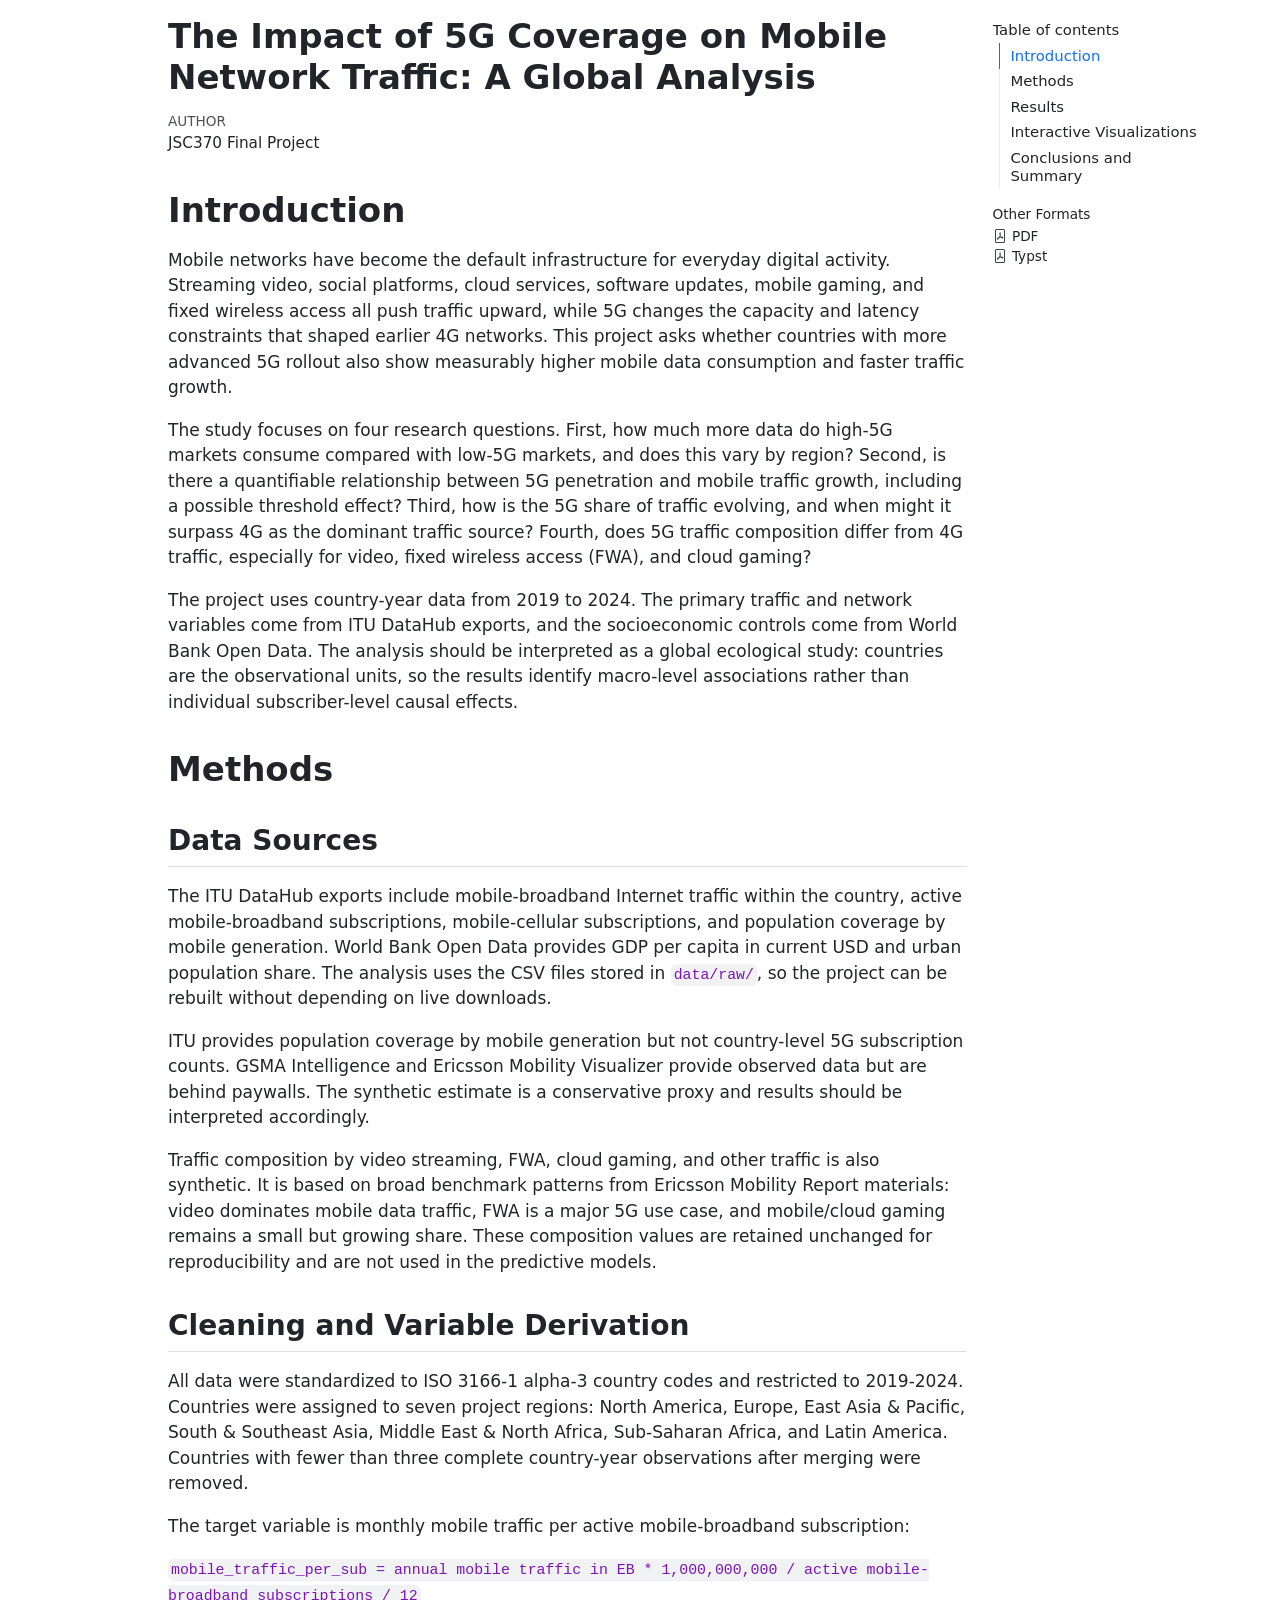
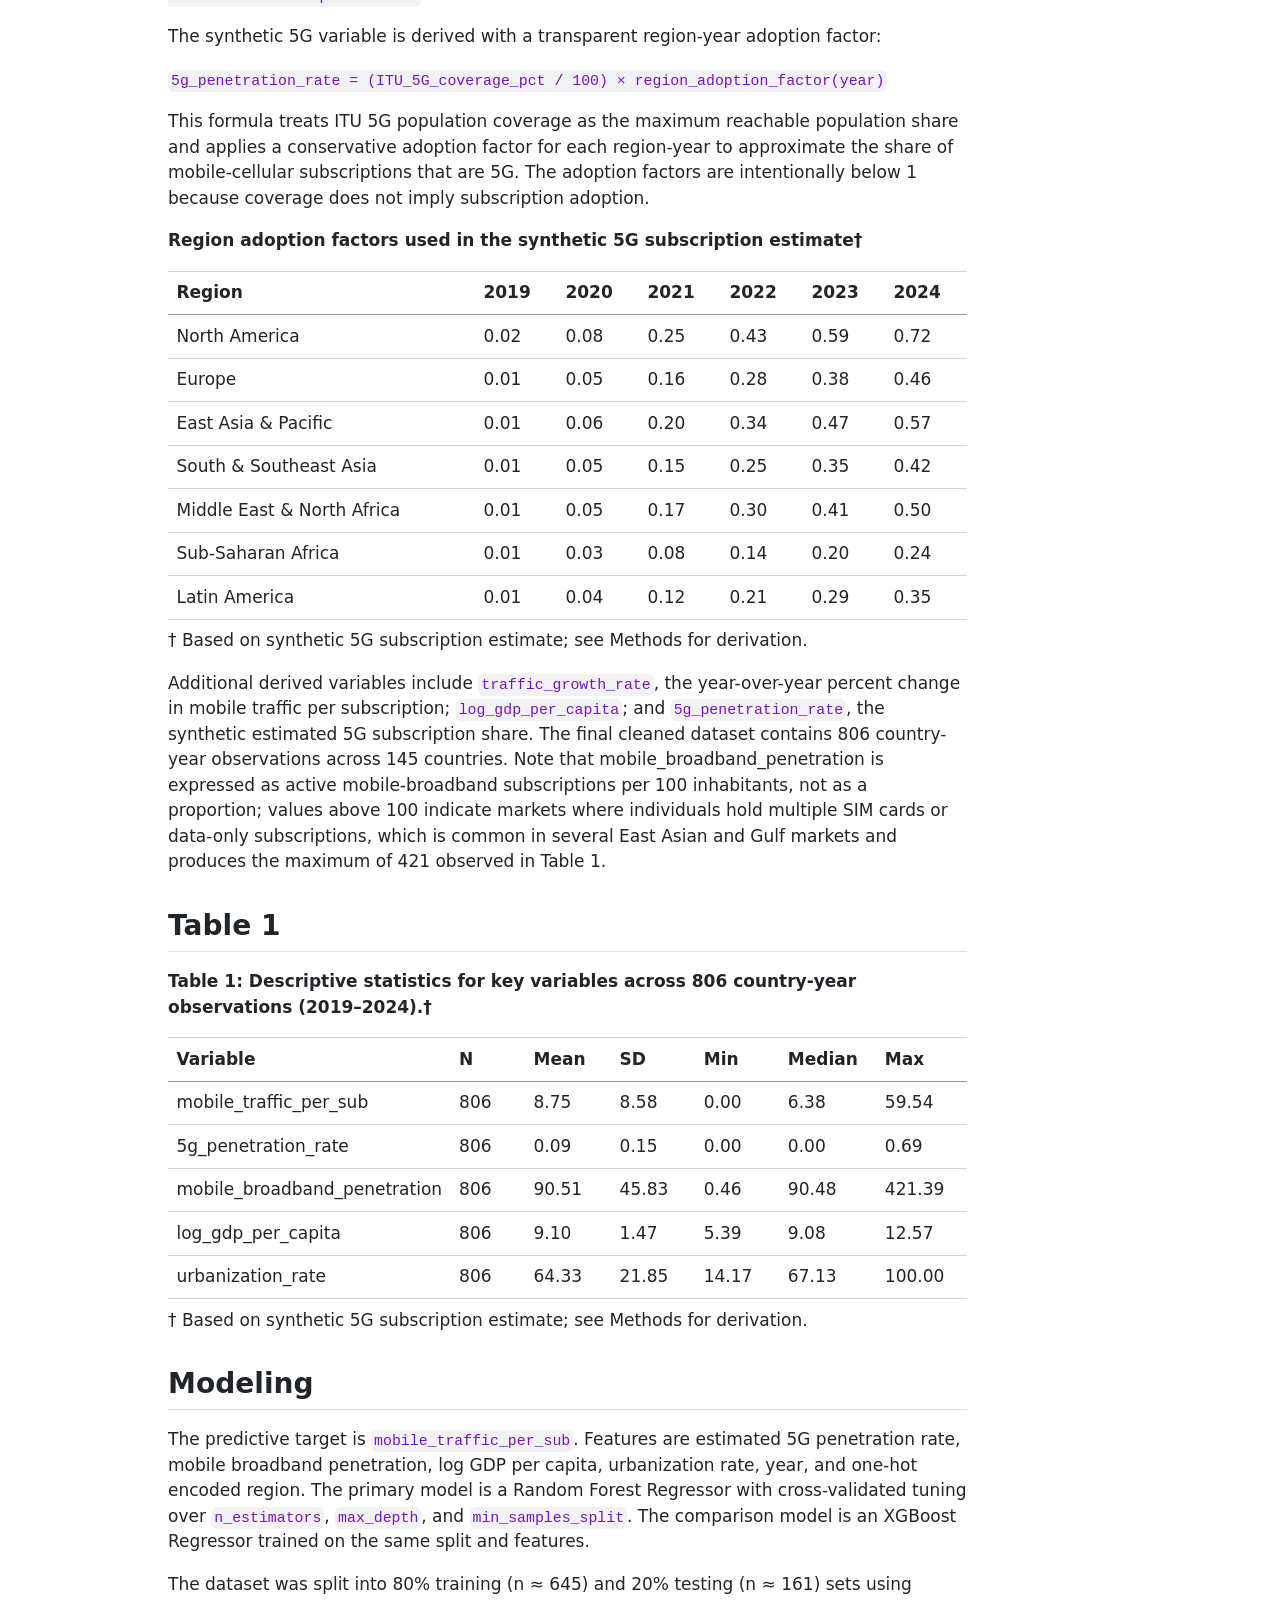
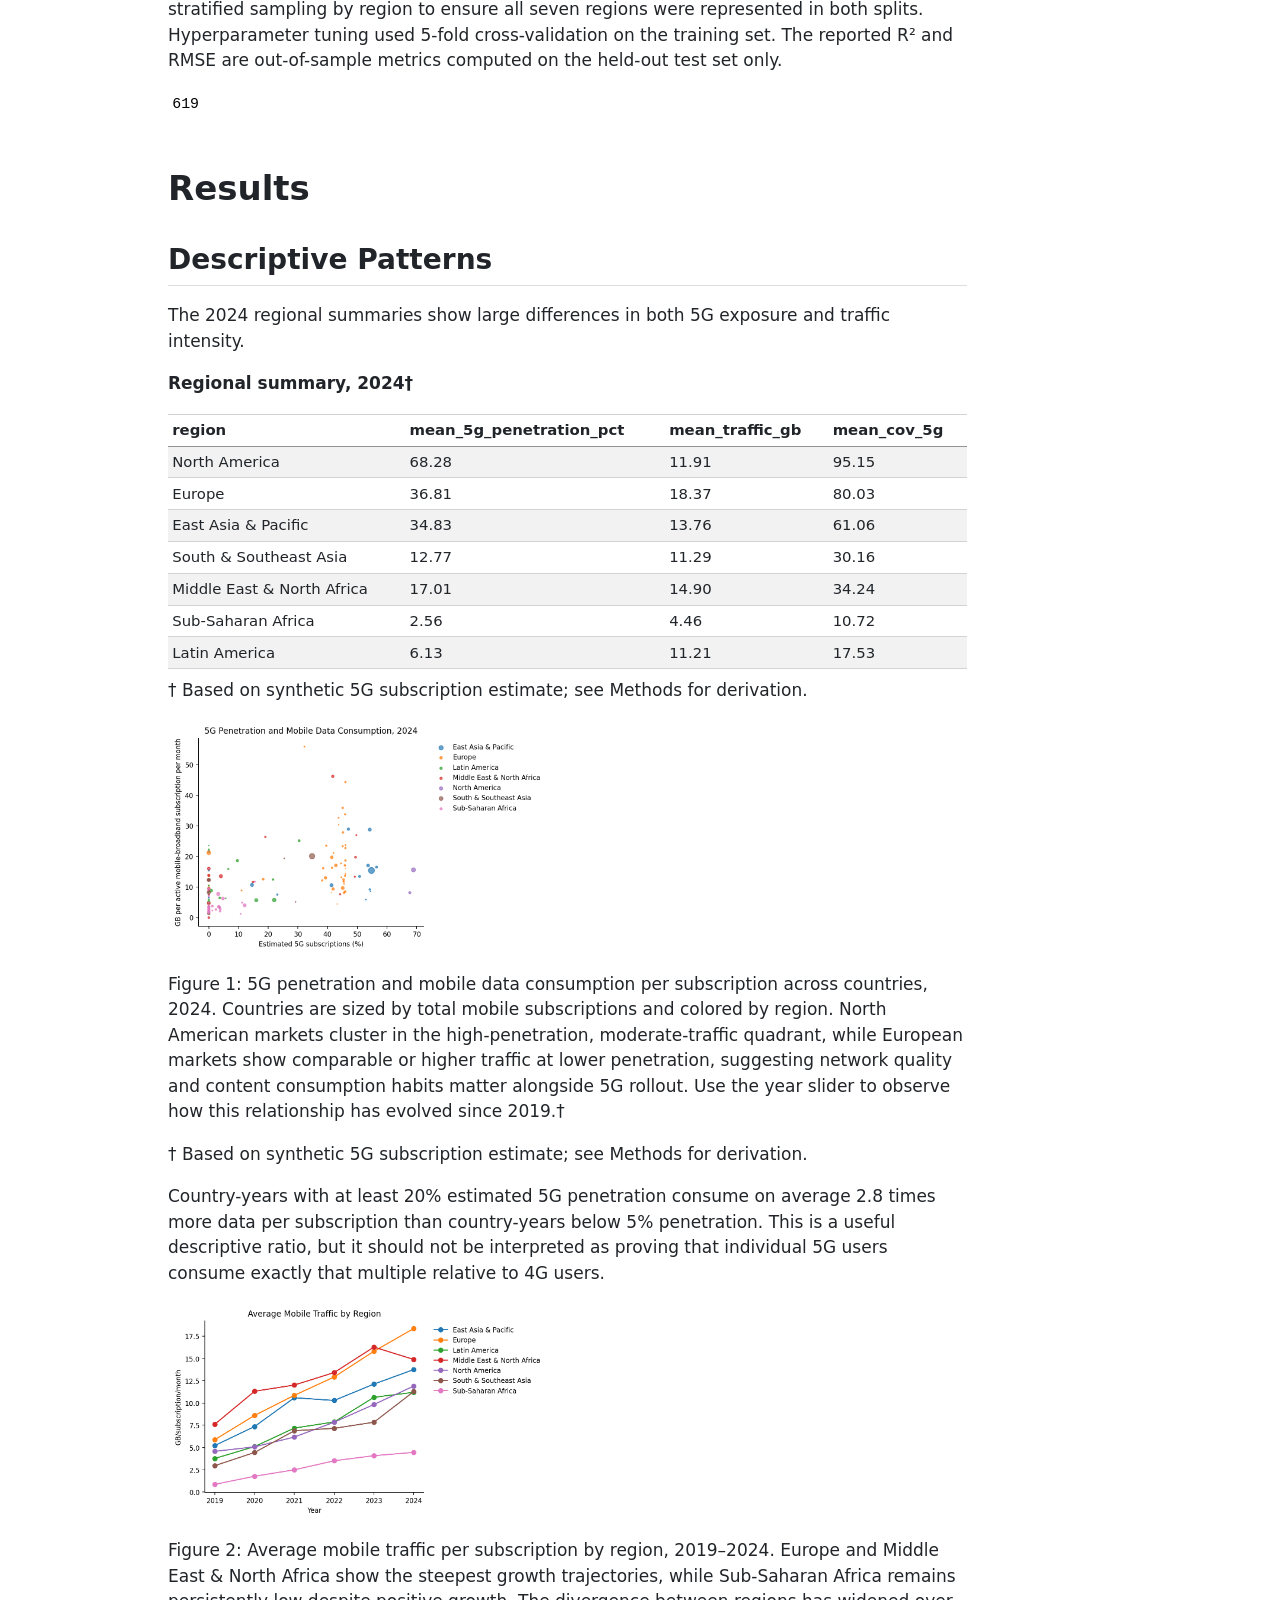
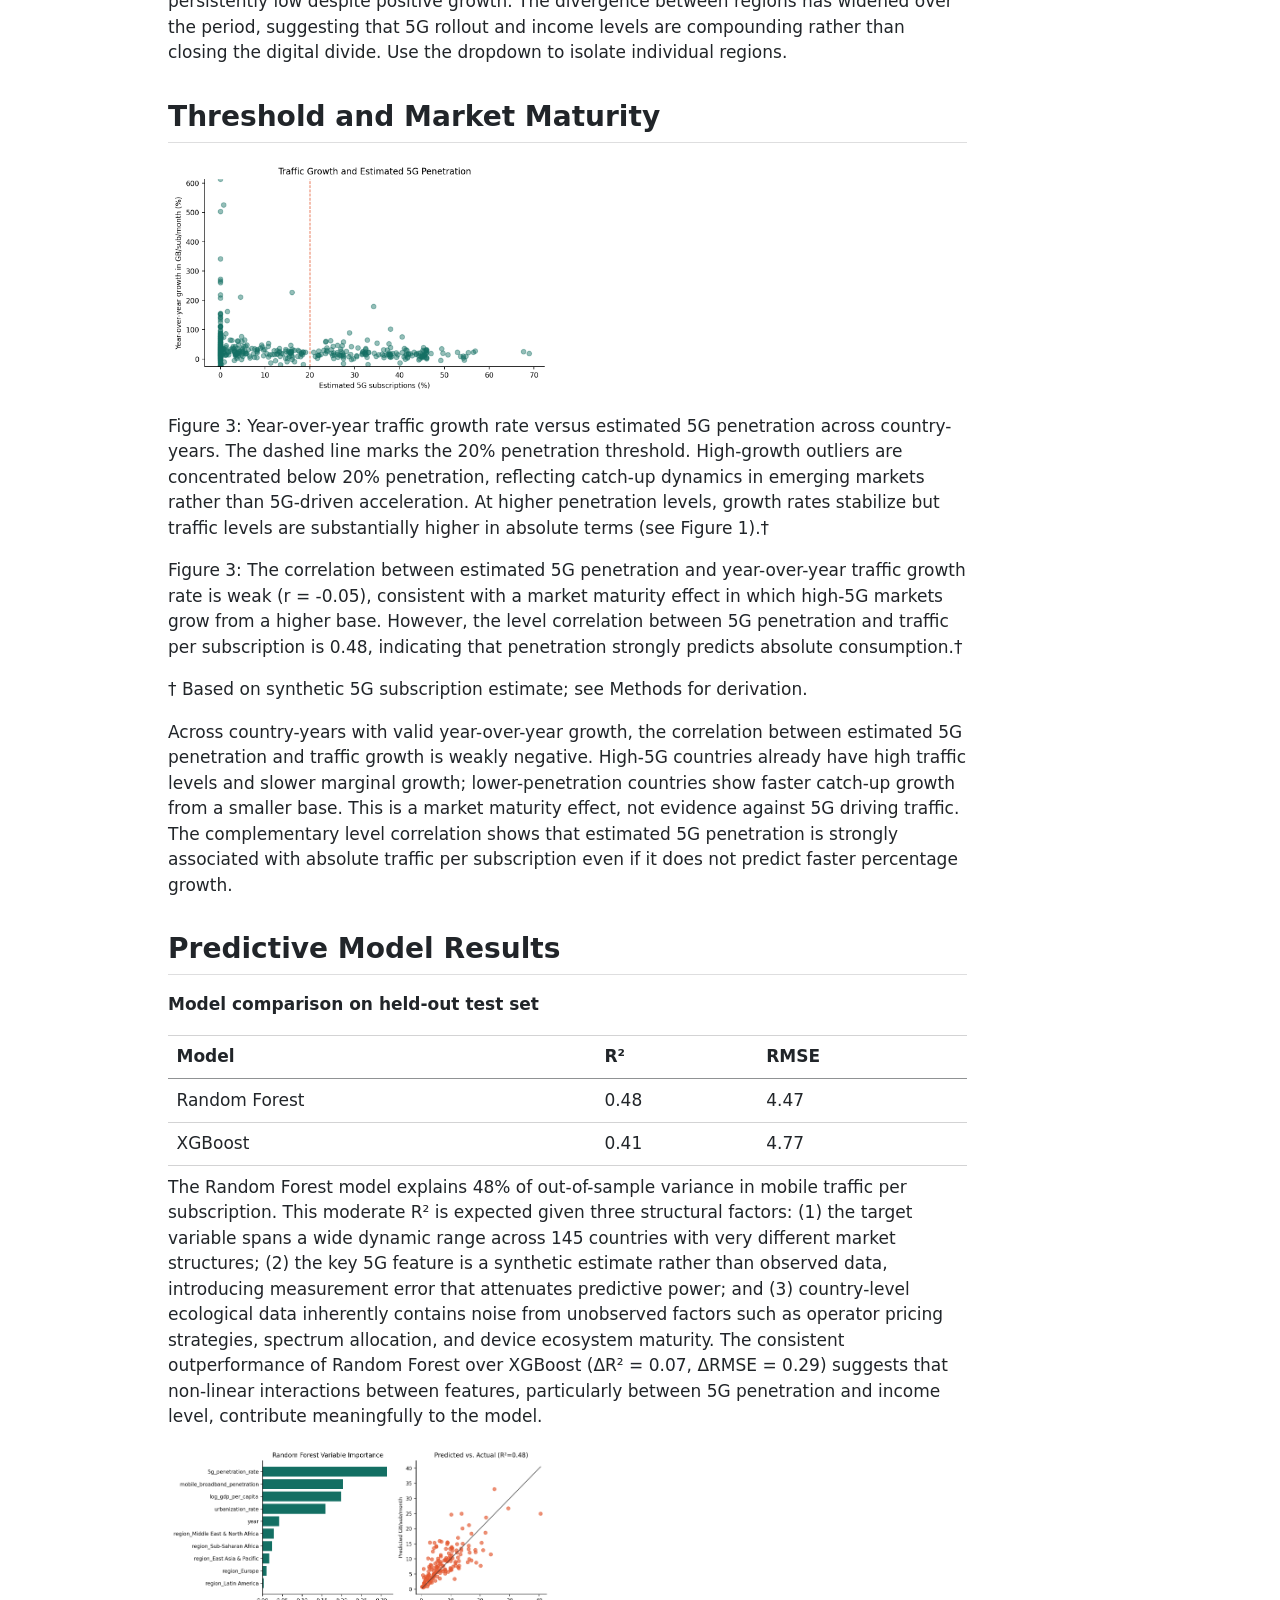
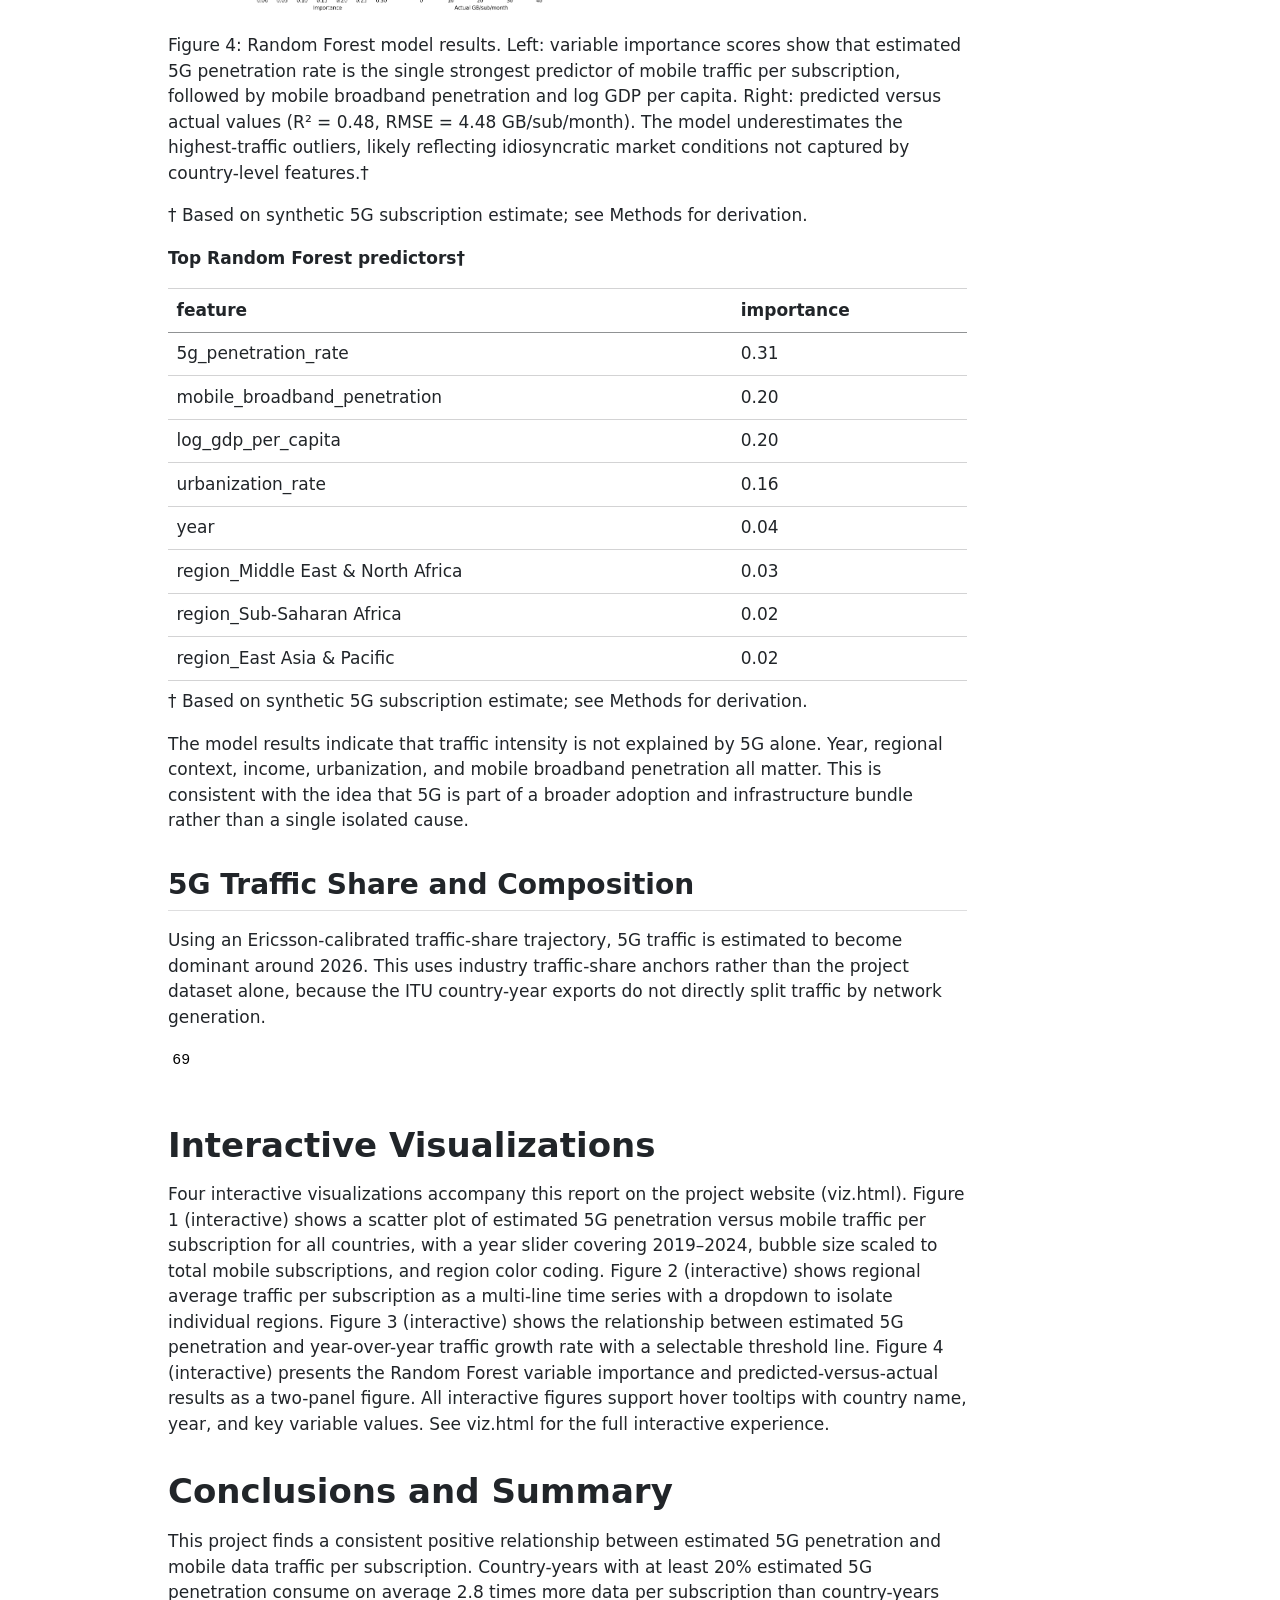
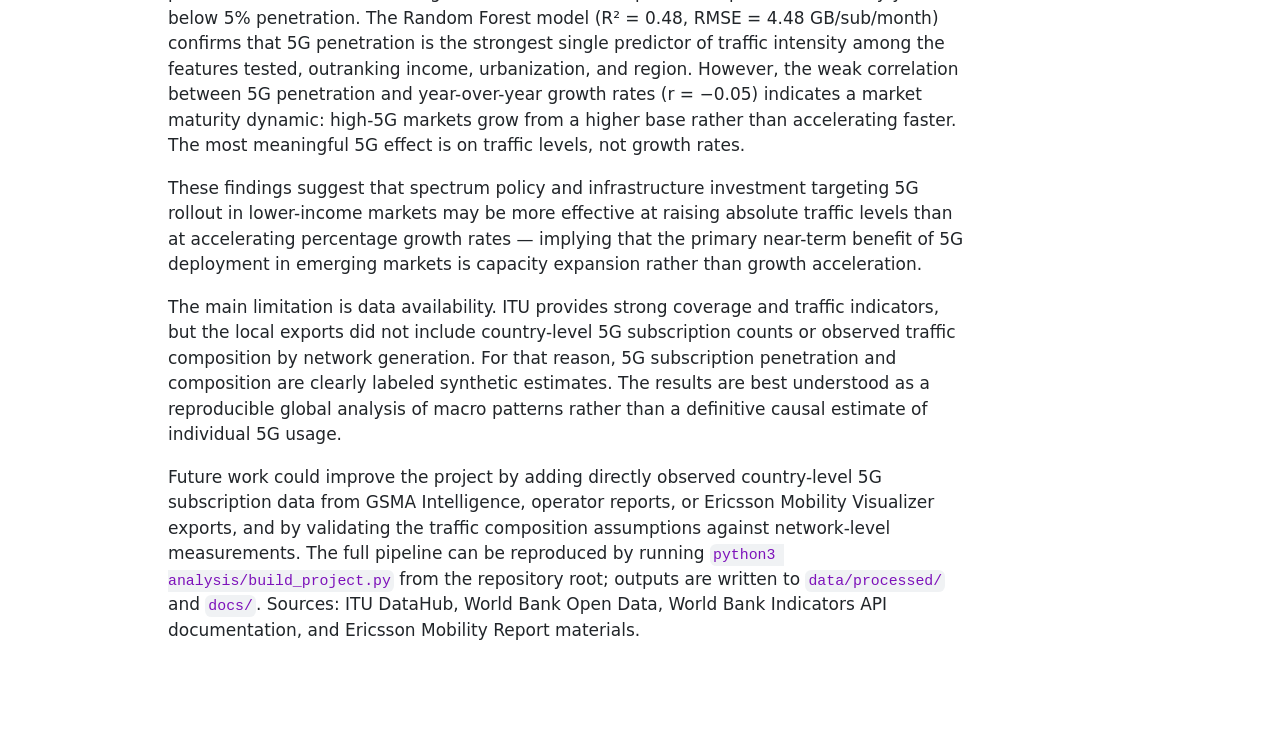
<file: docs/report.html>
<!DOCTYPE html>
<html xmlns="http://www.w3.org/1999/xhtml" lang="en" xml:lang="en"><head>

<meta charset="utf-8">
<meta name="generator" content="quarto-1.8.26">

<meta name="viewport" content="width=device-width, initial-scale=1.0, user-scalable=yes">

<meta name="author" content="JSC370 Final Project">

<title>The Impact of 5G Coverage on Mobile Network Traffic: A Global Analysis</title>
<style>
code{white-space: pre-wrap;}
span.smallcaps{font-variant: small-caps;}
div.columns{display: flex; gap: min(4vw, 1.5em);}
div.column{flex: auto; overflow-x: auto;}
div.hanging-indent{margin-left: 1.5em; text-indent: -1.5em;}
ul.task-list{list-style: none;}
ul.task-list li input[type="checkbox"] {
  width: 0.8em;
  margin: 0 0.8em 0.2em -1em; /* quarto-specific, see https://github.com/quarto-dev/quarto-cli/issues/4556 */ 
  vertical-align: middle;
}
</style>


<script src="analysis_files/libs/clipboard/clipboard.min.js"></script>
<script src="analysis_files/libs/quarto-html/quarto.js" type="module"></script>
<script src="analysis_files/libs/quarto-html/tabsets/tabsets.js" type="module"></script>
<script src="analysis_files/libs/quarto-html/axe/axe-check.js" type="module"></script>
<script src="analysis_files/libs/quarto-html/popper.min.js"></script>
<script src="analysis_files/libs/quarto-html/tippy.umd.min.js"></script>
<script src="analysis_files/libs/quarto-html/anchor.min.js"></script>
<link href="analysis_files/libs/quarto-html/tippy.css" rel="stylesheet">
<link href="analysis_files/libs/quarto-html/quarto-syntax-highlighting-587c61ba64f3a5504c4d52d930310e48.css" rel="stylesheet" id="quarto-text-highlighting-styles">
<script src="analysis_files/libs/bootstrap/bootstrap.min.js"></script>
<link href="analysis_files/libs/bootstrap/bootstrap-icons.css" rel="stylesheet">
<link href="analysis_files/libs/bootstrap/bootstrap-d6a003b94517c951b2d65075d42fb01b.min.css" rel="stylesheet" append-hash="true" id="quarto-bootstrap" data-mode="light">


</head>

<body class="quarto-light">

<div id="quarto-content" class="page-columns page-rows-contents page-layout-article">
<div id="quarto-margin-sidebar" class="sidebar margin-sidebar">
  <nav id="TOC" role="doc-toc" class="toc-active">
    <h2 id="toc-title">Table of contents</h2>
   
  <ul>
  <li><a href="#introduction" id="toc-introduction" class="nav-link active" data-scroll-target="#introduction">Introduction</a></li>
  <li><a href="#methods" id="toc-methods" class="nav-link" data-scroll-target="#methods">Methods</a>
  <ul class="collapse">
  <li><a href="#data-sources" id="toc-data-sources" class="nav-link" data-scroll-target="#data-sources">Data Sources</a></li>
  <li><a href="#cleaning-and-variable-derivation" id="toc-cleaning-and-variable-derivation" class="nav-link" data-scroll-target="#cleaning-and-variable-derivation">Cleaning and Variable Derivation</a></li>
  <li><a href="#table-1" id="toc-table-1" class="nav-link" data-scroll-target="#table-1">Table 1</a></li>
  <li><a href="#modeling" id="toc-modeling" class="nav-link" data-scroll-target="#modeling">Modeling</a></li>
  </ul></li>
  <li><a href="#results" id="toc-results" class="nav-link" data-scroll-target="#results">Results</a>
  <ul class="collapse">
  <li><a href="#descriptive-patterns" id="toc-descriptive-patterns" class="nav-link" data-scroll-target="#descriptive-patterns">Descriptive Patterns</a></li>
  <li><a href="#threshold-and-market-maturity" id="toc-threshold-and-market-maturity" class="nav-link" data-scroll-target="#threshold-and-market-maturity">Threshold and Market Maturity</a></li>
  <li><a href="#predictive-model-results" id="toc-predictive-model-results" class="nav-link" data-scroll-target="#predictive-model-results">Predictive Model Results</a></li>
  <li><a href="#g-traffic-share-and-composition" id="toc-g-traffic-share-and-composition" class="nav-link" data-scroll-target="#g-traffic-share-and-composition">5G Traffic Share and Composition</a></li>
  </ul></li>
  <li><a href="#interactive-visualizations" id="toc-interactive-visualizations" class="nav-link" data-scroll-target="#interactive-visualizations">Interactive Visualizations</a></li>
  <li><a href="#conclusions-and-summary" id="toc-conclusions-and-summary" class="nav-link" data-scroll-target="#conclusions-and-summary">Conclusions and Summary</a></li>
  </ul>
<div class="quarto-alternate-formats"><h2>Other Formats</h2><ul><li><a href="../../report.html"><i class="bi bi-file-pdf"></i>PDF</a></li><li><a href="../../report.html"><i class="bi bi-file-pdf"></i>Typst</a></li></ul></div></nav>
</div>
<main class="content" id="quarto-document-content">

<header id="title-block-header" class="quarto-title-block default">
<div class="quarto-title">
<h1 class="title">The Impact of 5G Coverage on Mobile Network Traffic: A Global Analysis</h1>
</div>



<div class="quarto-title-meta">

    <div>
    <div class="quarto-title-meta-heading">Author</div>
    <div class="quarto-title-meta-contents">
             <p>JSC370 Final Project </p>
          </div>
  </div>
    
  
    
  </div>
  


</header>


<section id="introduction" class="level1">
<h1>Introduction</h1>
<p>Mobile networks have become the default infrastructure for everyday digital activity. Streaming video, social platforms, cloud services, software updates, mobile gaming, and fixed wireless access all push traffic upward, while 5G changes the capacity and latency constraints that shaped earlier 4G networks. This project asks whether countries with more advanced 5G rollout also show measurably higher mobile data consumption and faster traffic growth.</p>
<p>The study focuses on four research questions. First, how much more data do high-5G markets consume compared with low-5G markets, and does this vary by region? Second, is there a quantifiable relationship between 5G penetration and mobile traffic growth, including a possible threshold effect? Third, how is the 5G share of traffic evolving, and when might it surpass 4G as the dominant traffic source? Fourth, does 5G traffic composition differ from 4G traffic, especially for video, fixed wireless access (FWA), and cloud gaming?</p>
<p>The project uses country-year data from 2019 to 2024. The primary traffic and network variables come from ITU DataHub exports, and the socioeconomic controls come from World Bank Open Data. The analysis should be interpreted as a global ecological study: countries are the observational units, so the results identify macro-level associations rather than individual subscriber-level causal effects.</p>
</section>
<section id="methods" class="level1">
<h1>Methods</h1>
<section id="data-sources" class="level2">
<h2 class="anchored" data-anchor-id="data-sources">Data Sources</h2>
<p>The ITU DataHub exports include mobile-broadband Internet traffic within the country, active mobile-broadband subscriptions, mobile-cellular subscriptions, and population coverage by mobile generation. World Bank Open Data provides GDP per capita in current USD and urban population share. The analysis uses the CSV files stored in <code>data/raw/</code>, so the project can be rebuilt without depending on live downloads.</p>
<p>ITU provides population coverage by mobile generation but not country-level 5G subscription counts. GSMA Intelligence and Ericsson Mobility Visualizer provide observed data but are behind paywalls. The synthetic estimate is a conservative proxy and results should be interpreted accordingly.</p>
<p>Traffic composition by video streaming, FWA, cloud gaming, and other traffic is also synthetic. It is based on broad benchmark patterns from Ericsson Mobility Report materials: video dominates mobile data traffic, FWA is a major 5G use case, and mobile/cloud gaming remains a small but growing share. These composition values are retained unchanged for reproducibility and are not used in the predictive models.</p>
</section>
<section id="cleaning-and-variable-derivation" class="level2">
<h2 class="anchored" data-anchor-id="cleaning-and-variable-derivation">Cleaning and Variable Derivation</h2>
<p>All data were standardized to ISO 3166-1 alpha-3 country codes and restricted to 2019-2024. Countries were assigned to seven project regions: North America, Europe, East Asia &amp; Pacific, South &amp; Southeast Asia, Middle East &amp; North Africa, Sub-Saharan Africa, and Latin America. Countries with fewer than three complete country-year observations after merging were removed.</p>
<p>The target variable is monthly mobile traffic per active mobile-broadband subscription:</p>
<p><code>mobile_traffic_per_sub = annual mobile traffic in EB * 1,000,000,000 / active mobile-broadband subscriptions / 12</code></p>
<p>The synthetic 5G variable is derived with a transparent region-year adoption factor:</p>
<p><code>5g_penetration_rate = (ITU_5G_coverage_pct / 100) × region_adoption_factor(year)</code></p>
<p>This formula treats ITU 5G population coverage as the maximum reachable population share and applies a conservative adoption factor for each region-year to approximate the share of mobile-cellular subscriptions that are 5G. The adoption factors are intentionally below 1 because coverage does not imply subscription adoption.</p>
<p><strong>Region adoption factors used in the synthetic 5G subscription estimate†</strong></p>
<table class="caption-top table">
<thead>
<tr class="header">
<th>Region</th>
<th>2019</th>
<th>2020</th>
<th>2021</th>
<th>2022</th>
<th>2023</th>
<th>2024</th>
</tr>
</thead>
<tbody>
<tr class="odd">
<td>North America</td>
<td>0.02</td>
<td>0.08</td>
<td>0.25</td>
<td>0.43</td>
<td>0.59</td>
<td>0.72</td>
</tr>
<tr class="even">
<td>Europe</td>
<td>0.01</td>
<td>0.05</td>
<td>0.16</td>
<td>0.28</td>
<td>0.38</td>
<td>0.46</td>
</tr>
<tr class="odd">
<td>East Asia &amp; Pacific</td>
<td>0.01</td>
<td>0.06</td>
<td>0.20</td>
<td>0.34</td>
<td>0.47</td>
<td>0.57</td>
</tr>
<tr class="even">
<td>South &amp; Southeast Asia</td>
<td>0.01</td>
<td>0.05</td>
<td>0.15</td>
<td>0.25</td>
<td>0.35</td>
<td>0.42</td>
</tr>
<tr class="odd">
<td>Middle East &amp; North Africa</td>
<td>0.01</td>
<td>0.05</td>
<td>0.17</td>
<td>0.30</td>
<td>0.41</td>
<td>0.50</td>
</tr>
<tr class="even">
<td>Sub-Saharan Africa</td>
<td>0.01</td>
<td>0.03</td>
<td>0.08</td>
<td>0.14</td>
<td>0.20</td>
<td>0.24</td>
</tr>
<tr class="odd">
<td>Latin America</td>
<td>0.01</td>
<td>0.04</td>
<td>0.12</td>
<td>0.21</td>
<td>0.29</td>
<td>0.35</td>
</tr>
</tbody>
</table>
<p>† Based on synthetic 5G subscription estimate; see Methods for derivation.</p>
<p>Additional derived variables include <code>traffic_growth_rate</code>, the year-over-year percent change in mobile traffic per subscription; <code>log_gdp_per_capita</code>; and <code>5g_penetration_rate</code>, the synthetic estimated 5G subscription share. The final cleaned dataset contains 806 country-year observations across 145 countries. Note that mobile_broadband_penetration is expressed as active mobile-broadband subscriptions per 100 inhabitants, not as a proportion; values above 100 indicate markets where individuals hold multiple SIM cards or data-only subscriptions, which is common in several East Asian and Gulf markets and produces the maximum of 421 observed in Table 1.</p>
</section>
<section id="table-1" class="level2">
<h2 class="anchored" data-anchor-id="table-1">Table 1</h2>
<p><strong>Table 1: Descriptive statistics for key variables across 806 country-year observations (2019–2024).†</strong></p>
<table class="caption-top table">
<colgroup>
<col style="width: 14%">
<col style="width: 14%">
<col style="width: 14%">
<col style="width: 14%">
<col style="width: 14%">
<col style="width: 14%">
<col style="width: 14%">
</colgroup>
<thead>
<tr class="header">
<th>Variable</th>
<th>N</th>
<th>Mean</th>
<th>SD</th>
<th>Min</th>
<th>Median</th>
<th>Max</th>
</tr>
</thead>
<tbody>
<tr class="odd">
<td>mobile_traffic_per_sub</td>
<td>806</td>
<td>8.75</td>
<td>8.58</td>
<td>0.00</td>
<td>6.38</td>
<td>59.54</td>
</tr>
<tr class="even">
<td>5g_penetration_rate</td>
<td>806</td>
<td>0.09</td>
<td>0.15</td>
<td>0.00</td>
<td>0.00</td>
<td>0.69</td>
</tr>
<tr class="odd">
<td>mobile_broadband_penetration</td>
<td>806</td>
<td>90.51</td>
<td>45.83</td>
<td>0.46</td>
<td>90.48</td>
<td>421.39</td>
</tr>
<tr class="even">
<td>log_gdp_per_capita</td>
<td>806</td>
<td>9.10</td>
<td>1.47</td>
<td>5.39</td>
<td>9.08</td>
<td>12.57</td>
</tr>
<tr class="odd">
<td>urbanization_rate</td>
<td>806</td>
<td>64.33</td>
<td>21.85</td>
<td>14.17</td>
<td>67.13</td>
<td>100.00</td>
</tr>
</tbody>
</table>
<p>† Based on synthetic 5G subscription estimate; see Methods for derivation.</p>
</section>
<section id="modeling" class="level2">
<h2 class="anchored" data-anchor-id="modeling">Modeling</h2>
<p>The predictive target is <code>mobile_traffic_per_sub</code>. Features are estimated 5G penetration rate, mobile broadband penetration, log GDP per capita, urbanization rate, year, and one-hot encoded region. The primary model is a Random Forest Regressor with cross-validated tuning over <code>n_estimators</code>, <code>max_depth</code>, and <code>min_samples_split</code>. The comparison model is an XGBoost Regressor trained on the same split and features.</p>
<p>The dataset was split into 80% training (n ≈ 645) and 20% testing (n ≈ 161) sets using stratified sampling by region to ensure all seven regions were represented in both splits. Hyperparameter tuning used 5-fold cross-validation on the training set. The reported R² and RMSE are out-of-sample metrics computed on the held-out test set only.</p>
<div id="cell-summary-statistics" class="cell" data-execution_count="8">
<div id="summary-statistics" class="cell-output cell-output-display" data-execution_count="8">
<pre><code>619</code></pre>
</div>
</div>
</section>
</section>
<section id="results" class="level1">
<h1>Results</h1>
<section id="descriptive-patterns" class="level2">
<h2 class="anchored" data-anchor-id="descriptive-patterns">Descriptive Patterns</h2>
<p>The 2024 regional summaries show large differences in both 5G exposure and traffic intensity.</p>
<div style="page-break-after: always;"></div>
<div id="cell-regional-summary" class="cell" data-tbl-pos="H" data-execution_count="9">
<p><strong>Regional summary, 2024†</strong></p>
<table class="caption-top table table-sm table-striped small">
<thead>
<tr class="header">
<th>region</th>
<th>mean_5g_penetration_pct</th>
<th>mean_traffic_gb</th>
<th>mean_cov_5g</th>
</tr>
</thead>
<tbody>
<tr class="odd">
<td>North America</td>
<td>68.28</td>
<td>11.91</td>
<td>95.15</td>
</tr>
<tr class="even">
<td>Europe</td>
<td>36.81</td>
<td>18.37</td>
<td>80.03</td>
</tr>
<tr class="odd">
<td>East Asia &amp; Pacific</td>
<td>34.83</td>
<td>13.76</td>
<td>61.06</td>
</tr>
<tr class="even">
<td>South &amp; Southeast Asia</td>
<td>12.77</td>
<td>11.29</td>
<td>30.16</td>
</tr>
<tr class="odd">
<td>Middle East &amp; North Africa</td>
<td>17.01</td>
<td>14.90</td>
<td>34.24</td>
</tr>
<tr class="even">
<td>Sub-Saharan Africa</td>
<td>2.56</td>
<td>4.46</td>
<td>10.72</td>
</tr>
<tr class="odd">
<td>Latin America</td>
<td>6.13</td>
<td>11.21</td>
<td>17.53</td>
</tr>
</tbody>
</table>
<p>† Based on synthetic 5G subscription estimate; see Methods for derivation.</p>
</div>
<p><img src="figures/eda_5g_vs_traffic.png" class="img-fluid" style="width:48.0%"></p>
<p>Figure 1: 5G penetration and mobile data consumption per subscription across countries, 2024. Countries are sized by total mobile subscriptions and colored by region. North American markets cluster in the high-penetration, moderate-traffic quadrant, while European markets show comparable or higher traffic at lower penetration, suggesting network quality and content consumption habits matter alongside 5G rollout. Use the year slider to observe how this relationship has evolved since 2019.†</p>
<p>† Based on synthetic 5G subscription estimate; see Methods for derivation.</p>
<p>Country-years with at least 20% estimated 5G penetration consume on average 2.8 times more data per subscription than country-years below 5% penetration. This is a useful descriptive ratio, but it should not be interpreted as proving that individual 5G users consume exactly that multiple relative to 4G users.</p>
<p><img src="figures/eda_regional_trends.png" class="img-fluid" style="width:48.0%"></p>
<p>Figure 2: Average mobile traffic per subscription by region, 2019–2024. Europe and Middle East &amp; North Africa show the steepest growth trajectories, while Sub-Saharan Africa remains persistently low despite positive growth. The divergence between regions has widened over the period, suggesting that 5G rollout and income levels are compounding rather than closing the digital divide. Use the dropdown to isolate individual regions.</p>
</section>
<section id="threshold-and-market-maturity" class="level2">
<h2 class="anchored" data-anchor-id="threshold-and-market-maturity">Threshold and Market Maturity</h2>
<p><img src="figures/eda_correlation.png" class="img-fluid" style="width:48.0%"></p>
<p>Figure 3: Year-over-year traffic growth rate versus estimated 5G penetration across country-years. The dashed line marks the 20% penetration threshold. High-growth outliers are concentrated below 20% penetration, reflecting catch-up dynamics in emerging markets rather than 5G-driven acceleration. At higher penetration levels, growth rates stabilize but traffic levels are substantially higher in absolute terms (see Figure 1).†</p>
<p>Figure 3: The correlation between estimated 5G penetration and year-over-year traffic growth rate is weak (r = -0.05), consistent with a market maturity effect in which high-5G markets grow from a higher base. However, the level correlation between 5G penetration and traffic per subscription is 0.48, indicating that penetration strongly predicts absolute consumption.†</p>
<p>† Based on synthetic 5G subscription estimate; see Methods for derivation.</p>
<p>Across country-years with valid year-over-year growth, the correlation between estimated 5G penetration and traffic growth is weakly negative. High-5G countries already have high traffic levels and slower marginal growth; lower-penetration countries show faster catch-up growth from a smaller base. This is a market maturity effect, not evidence against 5G driving traffic. The complementary level correlation shows that estimated 5G penetration is strongly associated with absolute traffic per subscription even if it does not predict faster percentage growth.</p>
</section>
<section id="predictive-model-results" class="level2">
<h2 class="anchored" data-anchor-id="predictive-model-results">Predictive Model Results</h2>
<p><strong>Model comparison on held-out test set</strong></p>
<table class="caption-top table">
<thead>
<tr class="header">
<th>Model</th>
<th>R²</th>
<th>RMSE</th>
</tr>
</thead>
<tbody>
<tr class="odd">
<td>Random Forest</td>
<td>0.48</td>
<td>4.47</td>
</tr>
<tr class="even">
<td>XGBoost</td>
<td>0.41</td>
<td>4.77</td>
</tr>
</tbody>
</table>
<p>The Random Forest model explains 48% of out-of-sample variance in mobile traffic per subscription. This moderate R² is expected given three structural factors: (1) the target variable spans a wide dynamic range across 145 countries with very different market structures; (2) the key 5G feature is a synthetic estimate rather than observed data, introducing measurement error that attenuates predictive power; and (3) country-level ecological data inherently contains noise from unobserved factors such as operator pricing strategies, spectrum allocation, and device ecosystem maturity. The consistent outperformance of Random Forest over XGBoost (ΔR² = 0.07, ΔRMSE = 0.29) suggests that non-linear interactions between features, particularly between 5G penetration and income level, contribute meaningfully to the model.</p>
<p><img src="figures/rf_results.png" class="img-fluid" style="width:48.0%"></p>
<p>Figure 4: Random Forest model results. Left: variable importance scores show that estimated 5G penetration rate is the single strongest predictor of mobile traffic per subscription, followed by mobile broadband penetration and log GDP per capita. Right: predicted versus actual values (R² = 0.48, RMSE = 4.48 GB/sub/month). The model underestimates the highest-traffic outliers, likely reflecting idiosyncratic market conditions not captured by country-level features.†</p>
<p>† Based on synthetic 5G subscription estimate; see Methods for derivation.</p>
<p><strong>Top Random Forest predictors†</strong></p>
<table class="caption-top table">
<thead>
<tr class="header">
<th>feature</th>
<th>importance</th>
</tr>
</thead>
<tbody>
<tr class="odd">
<td>5g_penetration_rate</td>
<td>0.31</td>
</tr>
<tr class="even">
<td>mobile_broadband_penetration</td>
<td>0.20</td>
</tr>
<tr class="odd">
<td>log_gdp_per_capita</td>
<td>0.20</td>
</tr>
<tr class="even">
<td>urbanization_rate</td>
<td>0.16</td>
</tr>
<tr class="odd">
<td>year</td>
<td>0.04</td>
</tr>
<tr class="even">
<td>region_Middle East &amp; North Africa</td>
<td>0.03</td>
</tr>
<tr class="odd">
<td>region_Sub-Saharan Africa</td>
<td>0.02</td>
</tr>
<tr class="even">
<td>region_East Asia &amp; Pacific</td>
<td>0.02</td>
</tr>
</tbody>
</table>
<p>† Based on synthetic 5G subscription estimate; see Methods for derivation.</p>
<p>The model results indicate that traffic intensity is not explained by 5G alone. Year, regional context, income, urbanization, and mobile broadband penetration all matter. This is consistent with the idea that 5G is part of a broader adoption and infrastructure bundle rather than a single isolated cause.</p>
</section>
<section id="g-traffic-share-and-composition" class="level2">
<h2 class="anchored" data-anchor-id="g-traffic-share-and-composition">5G Traffic Share and Composition</h2>
<p>Using an Ericsson-calibrated traffic-share trajectory, 5G traffic is estimated to become dominant around 2026. This uses industry traffic-share anchors rather than the project dataset alone, because the ITU country-year exports do not directly split traffic by network generation.</p>
<div id="cell-website-files" class="cell" data-execution_count="19">
<div id="website-files" class="cell-output cell-output-display" data-execution_count="19">
<pre><code>69</code></pre>
</div>
</div>
</section>
</section>
<section id="interactive-visualizations" class="level1">
<h1>Interactive Visualizations</h1>
<p>Four interactive visualizations accompany this report on the project website (viz.html). Figure 1 (interactive) shows a scatter plot of estimated 5G penetration versus mobile traffic per subscription for all countries, with a year slider covering 2019–2024, bubble size scaled to total mobile subscriptions, and region color coding. Figure 2 (interactive) shows regional average traffic per subscription as a multi-line time series with a dropdown to isolate individual regions. Figure 3 (interactive) shows the relationship between estimated 5G penetration and year-over-year traffic growth rate with a selectable threshold line. Figure 4 (interactive) presents the Random Forest variable importance and predicted-versus-actual results as a two-panel figure. All interactive figures support hover tooltips with country name, year, and key variable values. See viz.html for the full interactive experience.</p>
</section>
<section id="conclusions-and-summary" class="level1">
<h1>Conclusions and Summary</h1>
<p>This project finds a consistent positive relationship between estimated 5G penetration and mobile data traffic per subscription. Country-years with at least 20% estimated 5G penetration consume on average 2.8 times more data per subscription than country-years below 5% penetration. The Random Forest model (R² = 0.48, RMSE = 4.48 GB/sub/month) confirms that 5G penetration is the strongest single predictor of traffic intensity among the features tested, outranking income, urbanization, and region. However, the weak correlation between 5G penetration and year-over-year growth rates (r = −0.05) indicates a market maturity dynamic: high-5G markets grow from a higher base rather than accelerating faster. The most meaningful 5G effect is on traffic levels, not growth rates.</p>
<p>These findings suggest that spectrum policy and infrastructure investment targeting 5G rollout in lower-income markets may be more effective at raising absolute traffic levels than at accelerating percentage growth rates — implying that the primary near-term benefit of 5G deployment in emerging markets is capacity expansion rather than growth acceleration.</p>
<p>The main limitation is data availability. ITU provides strong coverage and traffic indicators, but the local exports did not include country-level 5G subscription counts or observed traffic composition by network generation. For that reason, 5G subscription penetration and composition are clearly labeled synthetic estimates. The results are best understood as a reproducible global analysis of macro patterns rather than a definitive causal estimate of individual 5G usage.</p>
<p>Future work could improve the project by adding directly observed country-level 5G subscription data from GSMA Intelligence, operator reports, or Ericsson Mobility Visualizer exports, and by validating the traffic composition assumptions against network-level measurements. The full pipeline can be reproduced by running <code>python3 analysis/build_project.py</code> from the repository root; outputs are written to <code>data/processed/</code> and <code>docs/</code>. Sources: ITU DataHub, World Bank Open Data, World Bank Indicators API documentation, and Ericsson Mobility Report materials.</p>
</section>

</main>
<!-- /main column -->
<script id="quarto-html-after-body" type="application/javascript">
  window.document.addEventListener("DOMContentLoaded", function (event) {
    const icon = "";
    const anchorJS = new window.AnchorJS();
    anchorJS.options = {
      placement: 'right',
      icon: icon
    };
    anchorJS.add('.anchored');
    const isCodeAnnotation = (el) => {
      for (const clz of el.classList) {
        if (clz.startsWith('code-annotation-')) {                     
          return true;
        }
      }
      return false;
    }
    const onCopySuccess = function(e) {
      // button target
      const button = e.trigger;
      // don't keep focus
      button.blur();
      // flash "checked"
      button.classList.add('code-copy-button-checked');
      var currentTitle = button.getAttribute("title");
      button.setAttribute("title", "Copied!");
      let tooltip;
      if (window.bootstrap) {
        button.setAttribute("data-bs-toggle", "tooltip");
        button.setAttribute("data-bs-placement", "left");
        button.setAttribute("data-bs-title", "Copied!");
        tooltip = new bootstrap.Tooltip(button, 
          { trigger: "manual", 
            customClass: "code-copy-button-tooltip",
            offset: [0, -8]});
        tooltip.show();    
      }
      setTimeout(function() {
        if (tooltip) {
          tooltip.hide();
          button.removeAttribute("data-bs-title");
          button.removeAttribute("data-bs-toggle");
          button.removeAttribute("data-bs-placement");
        }
        button.setAttribute("title", currentTitle);
        button.classList.remove('code-copy-button-checked');
      }, 1000);
      // clear code selection
      e.clearSelection();
    }
    const getTextToCopy = function(trigger) {
      const outerScaffold = trigger.parentElement.cloneNode(true);
      const codeEl = outerScaffold.querySelector('code');
      for (const childEl of codeEl.children) {
        if (isCodeAnnotation(childEl)) {
          childEl.remove();
        }
      }
      return codeEl.innerText;
    }
    const clipboard = new window.ClipboardJS('.code-copy-button:not([data-in-quarto-modal])', {
      text: getTextToCopy
    });
    clipboard.on('success', onCopySuccess);
    if (window.document.getElementById('quarto-embedded-source-code-modal')) {
      const clipboardModal = new window.ClipboardJS('.code-copy-button[data-in-quarto-modal]', {
        text: getTextToCopy,
        container: window.document.getElementById('quarto-embedded-source-code-modal')
      });
      clipboardModal.on('success', onCopySuccess);
    }
      var localhostRegex = new RegExp(/^(?:http|https):\/\/localhost\:?[0-9]*\//);
      var mailtoRegex = new RegExp(/^mailto:/);
        var filterRegex = new RegExp('/' + window.location.host + '/');
      var isInternal = (href) => {
          return filterRegex.test(href) || localhostRegex.test(href) || mailtoRegex.test(href);
      }
      // Inspect non-navigation links and adorn them if external
     var links = window.document.querySelectorAll('a[href]:not(.nav-link):not(.navbar-brand):not(.toc-action):not(.sidebar-link):not(.sidebar-item-toggle):not(.pagination-link):not(.no-external):not([aria-hidden]):not(.dropdown-item):not(.quarto-navigation-tool):not(.about-link)');
      for (var i=0; i<links.length; i++) {
        const link = links[i];
        if (!isInternal(link.href)) {
          // undo the damage that might have been done by quarto-nav.js in the case of
          // links that we want to consider external
          if (link.dataset.originalHref !== undefined) {
            link.href = link.dataset.originalHref;
          }
        }
      }
    function tippyHover(el, contentFn, onTriggerFn, onUntriggerFn) {
      const config = {
        allowHTML: true,
        maxWidth: 500,
        delay: 100,
        arrow: false,
        appendTo: function(el) {
            return el.parentElement;
        },
        interactive: true,
        interactiveBorder: 10,
        theme: 'quarto',
        placement: 'bottom-start',
      };
      if (contentFn) {
        config.content = contentFn;
      }
      if (onTriggerFn) {
        config.onTrigger = onTriggerFn;
      }
      if (onUntriggerFn) {
        config.onUntrigger = onUntriggerFn;
      }
      window.tippy(el, config); 
    }
    const noterefs = window.document.querySelectorAll('a[role="doc-noteref"]');
    for (var i=0; i<noterefs.length; i++) {
      const ref = noterefs[i];
      tippyHover(ref, function() {
        // use id or data attribute instead here
        let href = ref.getAttribute('data-footnote-href') || ref.getAttribute('href');
        try { href = new URL(href).hash; } catch {}
        const id = href.replace(/^#\/?/, "");
        const note = window.document.getElementById(id);
        if (note) {
          return note.innerHTML;
        } else {
          return "";
        }
      });
    }
    const xrefs = window.document.querySelectorAll('a.quarto-xref');
    const processXRef = (id, note) => {
      // Strip column container classes
      const stripColumnClz = (el) => {
        el.classList.remove("page-full", "page-columns");
        if (el.children) {
          for (const child of el.children) {
            stripColumnClz(child);
          }
        }
      }
      stripColumnClz(note)
      if (id === null || id.startsWith('sec-')) {
        // Special case sections, only their first couple elements
        const container = document.createElement("div");
        if (note.children && note.children.length > 2) {
          container.appendChild(note.children[0].cloneNode(true));
          for (let i = 1; i < note.children.length; i++) {
            const child = note.children[i];
            if (child.tagName === "P" && child.innerText === "") {
              continue;
            } else {
              container.appendChild(child.cloneNode(true));
              break;
            }
          }
          if (window.Quarto?.typesetMath) {
            window.Quarto.typesetMath(container);
          }
          return container.innerHTML
        } else {
          if (window.Quarto?.typesetMath) {
            window.Quarto.typesetMath(note);
          }
          return note.innerHTML;
        }
      } else {
        // Remove any anchor links if they are present
        const anchorLink = note.querySelector('a.anchorjs-link');
        if (anchorLink) {
          anchorLink.remove();
        }
        if (window.Quarto?.typesetMath) {
          window.Quarto.typesetMath(note);
        }
        if (note.classList.contains("callout")) {
          return note.outerHTML;
        } else {
          return note.innerHTML;
        }
      }
    }
    for (var i=0; i<xrefs.length; i++) {
      const xref = xrefs[i];
      tippyHover(xref, undefined, function(instance) {
        instance.disable();
        let url = xref.getAttribute('href');
        let hash = undefined; 
        if (url.startsWith('#')) {
          hash = url;
        } else {
          try { hash = new URL(url).hash; } catch {}
        }
        if (hash) {
          const id = hash.replace(/^#\/?/, "");
          const note = window.document.getElementById(id);
          if (note !== null) {
            try {
              const html = processXRef(id, note.cloneNode(true));
              instance.setContent(html);
            } finally {
              instance.enable();
              instance.show();
            }
          } else {
            // See if we can fetch this
            fetch(url.split('#')[0])
            .then(res => res.text())
            .then(html => {
              const parser = new DOMParser();
              const htmlDoc = parser.parseFromString(html, "text/html");
              const note = htmlDoc.getElementById(id);
              if (note !== null) {
                const html = processXRef(id, note);
                instance.setContent(html);
              } 
            }).finally(() => {
              instance.enable();
              instance.show();
            });
          }
        } else {
          // See if we can fetch a full url (with no hash to target)
          // This is a special case and we should probably do some content thinning / targeting
          fetch(url)
          .then(res => res.text())
          .then(html => {
            const parser = new DOMParser();
            const htmlDoc = parser.parseFromString(html, "text/html");
            const note = htmlDoc.querySelector('main.content');
            if (note !== null) {
              // This should only happen for chapter cross references
              // (since there is no id in the URL)
              // remove the first header
              if (note.children.length > 0 && note.children[0].tagName === "HEADER") {
                note.children[0].remove();
              }
              const html = processXRef(null, note);
              instance.setContent(html);
            } 
          }).finally(() => {
            instance.enable();
            instance.show();
          });
        }
      }, function(instance) {
      });
    }
        let selectedAnnoteEl;
        const selectorForAnnotation = ( cell, annotation) => {
          let cellAttr = 'data-code-cell="' + cell + '"';
          let lineAttr = 'data-code-annotation="' +  annotation + '"';
          const selector = 'span[' + cellAttr + '][' + lineAttr + ']';
          return selector;
        }
        const selectCodeLines = (annoteEl) => {
          const doc = window.document;
          const targetCell = annoteEl.getAttribute("data-target-cell");
          const targetAnnotation = annoteEl.getAttribute("data-target-annotation");
          const annoteSpan = window.document.querySelector(selectorForAnnotation(targetCell, targetAnnotation));
          const lines = annoteSpan.getAttribute("data-code-lines").split(",");
          const lineIds = lines.map((line) => {
            return targetCell + "-" + line;
          })
          let top = null;
          let height = null;
          let parent = null;
          if (lineIds.length > 0) {
              //compute the position of the single el (top and bottom and make a div)
              const el = window.document.getElementById(lineIds[0]);
              top = el.offsetTop;
              height = el.offsetHeight;
              parent = el.parentElement.parentElement;
            if (lineIds.length > 1) {
              const lastEl = window.document.getElementById(lineIds[lineIds.length - 1]);
              const bottom = lastEl.offsetTop + lastEl.offsetHeight;
              height = bottom - top;
            }
            if (top !== null && height !== null && parent !== null) {
              // cook up a div (if necessary) and position it 
              let div = window.document.getElementById("code-annotation-line-highlight");
              if (div === null) {
                div = window.document.createElement("div");
                div.setAttribute("id", "code-annotation-line-highlight");
                div.style.position = 'absolute';
                parent.appendChild(div);
              }
              div.style.top = top - 2 + "px";
              div.style.height = height + 4 + "px";
              div.style.left = 0;
              let gutterDiv = window.document.getElementById("code-annotation-line-highlight-gutter");
              if (gutterDiv === null) {
                gutterDiv = window.document.createElement("div");
                gutterDiv.setAttribute("id", "code-annotation-line-highlight-gutter");
                gutterDiv.style.position = 'absolute';
                const codeCell = window.document.getElementById(targetCell);
                const gutter = codeCell.querySelector('.code-annotation-gutter');
                gutter.appendChild(gutterDiv);
              }
              gutterDiv.style.top = top - 2 + "px";
              gutterDiv.style.height = height + 4 + "px";
            }
            selectedAnnoteEl = annoteEl;
          }
        };
        const unselectCodeLines = () => {
          const elementsIds = ["code-annotation-line-highlight", "code-annotation-line-highlight-gutter"];
          elementsIds.forEach((elId) => {
            const div = window.document.getElementById(elId);
            if (div) {
              div.remove();
            }
          });
          selectedAnnoteEl = undefined;
        };
          // Handle positioning of the toggle
      window.addEventListener(
        "resize",
        throttle(() => {
          elRect = undefined;
          if (selectedAnnoteEl) {
            selectCodeLines(selectedAnnoteEl);
          }
        }, 10)
      );
      function throttle(fn, ms) {
      let throttle = false;
      let timer;
        return (...args) => {
          if(!throttle) { // first call gets through
              fn.apply(this, args);
              throttle = true;
          } else { // all the others get throttled
              if(timer) clearTimeout(timer); // cancel #2
              timer = setTimeout(() => {
                fn.apply(this, args);
                timer = throttle = false;
              }, ms);
          }
        };
      }
        // Attach click handler to the DT
        const annoteDls = window.document.querySelectorAll('dt[data-target-cell]');
        for (const annoteDlNode of annoteDls) {
          annoteDlNode.addEventListener('click', (event) => {
            const clickedEl = event.target;
            if (clickedEl !== selectedAnnoteEl) {
              unselectCodeLines();
              const activeEl = window.document.querySelector('dt[data-target-cell].code-annotation-active');
              if (activeEl) {
                activeEl.classList.remove('code-annotation-active');
              }
              selectCodeLines(clickedEl);
              clickedEl.classList.add('code-annotation-active');
            } else {
              // Unselect the line
              unselectCodeLines();
              clickedEl.classList.remove('code-annotation-active');
            }
          });
        }
    const findCites = (el) => {
      const parentEl = el.parentElement;
      if (parentEl) {
        const cites = parentEl.dataset.cites;
        if (cites) {
          return {
            el,
            cites: cites.split(' ')
          };
        } else {
          return findCites(el.parentElement)
        }
      } else {
        return undefined;
      }
    };
    var bibliorefs = window.document.querySelectorAll('a[role="doc-biblioref"]');
    for (var i=0; i<bibliorefs.length; i++) {
      const ref = bibliorefs[i];
      const citeInfo = findCites(ref);
      if (citeInfo) {
        tippyHover(citeInfo.el, function() {
          var popup = window.document.createElement('div');
          citeInfo.cites.forEach(function(cite) {
            var citeDiv = window.document.createElement('div');
            citeDiv.classList.add('hanging-indent');
            citeDiv.classList.add('csl-entry');
            var biblioDiv = window.document.getElementById('ref-' + cite);
            if (biblioDiv) {
              citeDiv.innerHTML = biblioDiv.innerHTML;
            }
            popup.appendChild(citeDiv);
          });
          return popup.innerHTML;
        });
      }
    }
  });
  </script>
</div> <!-- /content -->




</body></html>
</file>
<file: style.css>
:root {
  --ink: #1c2526;
  --muted: #5c6b6f;
  --line: #d9e2df;
  --bg: #f7faf9;
  --panel: #ffffff;
  --teal: #136f63;
  --coral: #e4572e;
  --gold: #f6ae2d;
}
* { box-sizing: border-box; }
body { margin: 0; color: var(--ink); background: var(--bg); font-family: -apple-system, BlinkMacSystemFont, "Segoe UI", Arial, sans-serif; line-height: 1.55; }
a { color: var(--teal); text-decoration: none; }
a:hover { text-decoration: underline; }
.site-header { display: flex; justify-content: space-between; gap: 18px; align-items: center; padding: 16px 5vw; background: #ffffff; border-bottom: 1px solid var(--line); position: sticky; top: 0; z-index: 10; }
.brand { font-weight: 800; color: var(--ink); }
nav { display: flex; gap: 16px; flex-wrap: wrap; }
nav a { color: var(--ink); font-size: 0.95rem; }
.intro-band { background: linear-gradient(90deg, #ffffff 0%, #eef8f3 58%, #fff4e8 100%); border-bottom: 1px solid var(--line); }
.content { width: min(1120px, 90vw); margin: 0 auto; padding: 34px 0; }
.narrow { width: min(880px, 90vw); }
.eyebrow { margin: 0 0 8px; color: var(--coral); font-weight: 800; text-transform: uppercase; letter-spacing: 0; font-size: 0.82rem; }
h1 { margin: 0 0 14px; max-width: 850px; font-size: clamp(2rem, 5vw, 4.1rem); line-height: 1.04; }
h2 { margin: 0 0 14px; font-size: 1.45rem; }
.lead { max-width: 820px; color: var(--muted); font-size: 1.08rem; }
.actions { display: flex; flex-wrap: wrap; gap: 12px; margin-top: 24px; }
.button { display: inline-block; padding: 10px 14px; border: 1px solid var(--teal); border-radius: 8px; color: #ffffff; background: var(--teal); font-weight: 700; }
.button.secondary { color: var(--ink); background: #ffffff; border-color: var(--line); }
.summary-grid { display: grid; grid-template-columns: repeat(3, minmax(0, 1fr)); gap: 14px; }
.metric { background: var(--panel); border: 1px solid var(--line); border-radius: 8px; padding: 18px; }
.metric strong { display: block; font-size: 1.65rem; color: var(--teal); }
.band { background: #ffffff; border-top: 1px solid var(--line); border-bottom: 1px solid var(--line); }
.figure-image { width: 100%; max-width: 860px; display: block; margin: 12px 0 8px; border: 1px solid var(--line); border-radius: 8px; background: #ffffff; }
.caption { color: var(--muted); font-size: 0.95rem; margin: 8px 0 0; }
.viz-section { background: #ffffff; border: 1px solid var(--line); border-radius: 8px; padding: 22px; margin-bottom: 24px; }
.plot-wrap { width: 100%; overflow-x: auto; }
.note { border-left: 4px solid var(--gold); padding: 12px 16px; background: #fffdf6; }
footer { padding: 24px 5vw; color: var(--muted); border-top: 1px solid var(--line); background: #ffffff; }
@media (max-width: 760px) { .site-header { align-items: flex-start; flex-direction: column; } .summary-grid { grid-template-columns: 1fr; } .viz-section { padding: 14px; } }

/* Motion and upgraded UI */
.fade-in {
  opacity: 0;
  transform: translateY(24px);
  transition: opacity 0.7s ease, transform 0.7s ease;
  will-change: opacity, transform;
}

.fade-in.visible {
  opacity: 1;
  transform: translateY(0);
}

.site-header {
  transition: background 0.25s ease, border-color 0.25s ease, box-shadow 0.25s ease, backdrop-filter 0.25s ease;
}

.site-header.scrolled {
  box-shadow: 0 10px 30px rgba(0, 0, 0, 0.08);
  backdrop-filter: blur(12px);
}

.viz-toolbar {
  display: flex;
  flex-wrap: wrap;
  gap: 10px;
  margin: 18px 0 24px;
}

.viz-chip {
  display: inline-flex;
  align-items: center;
  gap: 8px;
  padding: 8px 12px;
  border-radius: 999px;
  border: 1px solid var(--line);
  background: var(--panel);
  color: var(--ink);
  font-size: 0.82rem;
  font-weight: 600;
  text-decoration: none;
  transition: transform 0.2s ease, border-color 0.2s ease, background 0.2s ease, color 0.2s ease;
}

.viz-chip:hover,
.viz-chip.active {
  text-decoration: none;
  transform: translateY(-1px);
  border-color: rgba(19, 111, 99, 0.32);
  background: #ecf7f4;
  color: var(--teal);
}

.viz-section {
  position: relative;
  overflow: hidden;
  transition: transform 0.28s ease, box-shadow 0.28s ease, border-color 0.28s ease;
  box-shadow: 0 10px 24px rgba(20, 33, 31, 0.04);
}

.viz-section::before {
  content: "";
  position: absolute;
  inset: 0 0 auto 0;
  height: 3px;
  background: linear-gradient(90deg, var(--teal), var(--coral), var(--gold));
  opacity: 0;
  transition: opacity 0.25s ease;
}

.viz-section:hover,
.viz-section.is-active {
  transform: translateY(-2px);
  border-color: rgba(19, 111, 99, 0.22);
  box-shadow: 0 18px 42px rgba(20, 33, 31, 0.08);
}

.viz-section:hover::before,
.viz-section.is-active::before {
  opacity: 1;
}

.viz-section h2 {
  margin: 0 0 8px;
  line-height: 1.2;
}

.plot-wrap {
  overflow: hidden;
  border-radius: 10px;
  background: linear-gradient(180deg, #ffffff 0%, #fbfcfc 100%);
  border: 1px solid rgba(19, 111, 99, 0.08);
  padding: 10px;
}

.plot-wrap .plotly-graph-div {
  min-height: 520px;
}

.viz-summary {
  margin-top: 18px;
  padding: 18px 20px;
  border: 1px solid rgba(19, 111, 99, 0.12);
  border-left: 4px solid var(--teal);
  border-radius: 10px;
  background: linear-gradient(180deg, #f7fbfa 0%, #ffffff 100%);
}

.viz-summary h3 {
  margin: 0 0 8px;
  font-size: 0.96rem;
  line-height: 1.25;
  color: var(--ink);
}

.viz-summary p {
  margin: 0;
  color: var(--muted);
  font-size: 0.92rem;
  line-height: 1.7;
}

.section-kicker {
  display: inline-block;
  margin-bottom: 8px;
  font-size: 0.72rem;
  font-weight: 700;
  letter-spacing: 0.1em;
  text-transform: uppercase;
  color: var(--teal);
}

@media (max-width: 760px) {
  .viz-toolbar {
    gap: 8px;
  }

  .viz-chip {
    width: 100%;
    justify-content: center;
  }

  .plot-wrap {
    padding: 6px;
  }

  .plot-wrap .plotly-graph-div {
    min-height: 420px;
  }
}
</file>
<file: docs/style.css>
:root {
  --ink: #1c2526;
  --muted: #5c6b6f;
  --line: #d9e2df;
  --bg: #f7faf9;
  --panel: #ffffff;
  --teal: #136f63;
  --coral: #e4572e;
  --gold: #f6ae2d;
}
* { box-sizing: border-box; }
body { margin: 0; color: var(--ink); background: var(--bg); font-family: -apple-system, BlinkMacSystemFont, "Segoe UI", Arial, sans-serif; line-height: 1.55; }
a { color: var(--teal); text-decoration: none; }
a:hover { text-decoration: underline; }
.site-header { display: flex; justify-content: space-between; gap: 18px; align-items: center; padding: 16px 5vw; background: #ffffff; border-bottom: 1px solid var(--line); position: sticky; top: 0; z-index: 10; }
.brand { font-weight: 800; color: var(--ink); }
nav { display: flex; gap: 16px; flex-wrap: wrap; }
nav a { color: var(--ink); font-size: 0.95rem; }
.intro-band { background: linear-gradient(90deg, #ffffff 0%, #eef8f3 58%, #fff4e8 100%); border-bottom: 1px solid var(--line); }
.content { width: min(1120px, 90vw); margin: 0 auto; padding: 34px 0; }
.narrow { width: min(880px, 90vw); }
.eyebrow { margin: 0 0 8px; color: var(--coral); font-weight: 800; text-transform: uppercase; letter-spacing: 0; font-size: 0.82rem; }
h1 { margin: 0 0 14px; max-width: 850px; font-size: clamp(2rem, 5vw, 4.1rem); line-height: 1.04; }
h2 { margin: 0 0 14px; font-size: 1.45rem; }
.lead { max-width: 820px; color: var(--muted); font-size: 1.08rem; }
.actions { display: flex; flex-wrap: wrap; gap: 12px; margin-top: 24px; }
.button { display: inline-block; padding: 10px 14px; border: 1px solid var(--teal); border-radius: 8px; color: #ffffff; background: var(--teal); font-weight: 700; }
.button.secondary { color: var(--ink); background: #ffffff; border-color: var(--line); }
.summary-grid { display: grid; grid-template-columns: repeat(3, minmax(0, 1fr)); gap: 14px; }
.metric { background: var(--panel); border: 1px solid var(--line); border-radius: 8px; padding: 18px; }
.metric strong { display: block; font-size: 1.65rem; color: var(--teal); }
.band { background: #ffffff; border-top: 1px solid var(--line); border-bottom: 1px solid var(--line); }
.figure-image { width: 100%; max-width: 860px; display: block; margin: 12px 0 8px; border: 1px solid var(--line); border-radius: 8px; background: #ffffff; }
.caption { color: var(--muted); font-size: 0.95rem; margin: 8px 0 0; }
.viz-section { background: #ffffff; border: 1px solid var(--line); border-radius: 8px; padding: 22px; margin-bottom: 24px; }
.plot-wrap { width: 100%; overflow-x: auto; }
.note { border-left: 4px solid var(--gold); padding: 12px 16px; background: #fffdf6; }
footer { padding: 24px 5vw; color: var(--muted); border-top: 1px solid var(--line); background: #ffffff; }
@media (max-width: 760px) { .site-header { align-items: flex-start; flex-direction: column; } .summary-grid { grid-template-columns: 1fr; } .viz-section { padding: 14px; } }
</file>
<file: docs/analysis_files/libs/quarto-html/tippy.css>
.tippy-box[data-animation=fade][data-state=hidden]{opacity:0}[data-tippy-root]{max-width:calc(100vw - 10px)}.tippy-box{position:relative;background-color:#333;color:#fff;border-radius:4px;font-size:14px;line-height:1.4;white-space:normal;outline:0;transition-property:transform,visibility,opacity}.tippy-box[data-placement^=top]>.tippy-arrow{bottom:0}.tippy-box[data-placement^=top]>.tippy-arrow:before{bottom:-7px;left:0;border-width:8px 8px 0;border-top-color:initial;transform-origin:center top}.tippy-box[data-placement^=bottom]>.tippy-arrow{top:0}.tippy-box[data-placement^=bottom]>.tippy-arrow:before{top:-7px;left:0;border-width:0 8px 8px;border-bottom-color:initial;transform-origin:center bottom}.tippy-box[data-placement^=left]>.tippy-arrow{right:0}.tippy-box[data-placement^=left]>.tippy-arrow:before{border-width:8px 0 8px 8px;border-left-color:initial;right:-7px;transform-origin:center left}.tippy-box[data-placement^=right]>.tippy-arrow{left:0}.tippy-box[data-placement^=right]>.tippy-arrow:before{left:-7px;border-width:8px 8px 8px 0;border-right-color:initial;transform-origin:center right}.tippy-box[data-inertia][data-state=visible]{transition-timing-function:cubic-bezier(.54,1.5,.38,1.11)}.tippy-arrow{width:16px;height:16px;color:#333}.tippy-arrow:before{content:"";position:absolute;border-color:transparent;border-style:solid}.tippy-content{position:relative;padding:5px 9px;z-index:1}
</file>
<file: docs/analysis_files/libs/quarto-html/quarto-syntax-highlighting-587c61ba64f3a5504c4d52d930310e48.css>
/* quarto syntax highlight colors */
:root {
  --quarto-hl-ot-color: #003B4F;
  --quarto-hl-at-color: #657422;
  --quarto-hl-ss-color: #20794D;
  --quarto-hl-an-color: #5E5E5E;
  --quarto-hl-fu-color: #4758AB;
  --quarto-hl-st-color: #20794D;
  --quarto-hl-cf-color: #003B4F;
  --quarto-hl-op-color: #5E5E5E;
  --quarto-hl-er-color: #AD0000;
  --quarto-hl-bn-color: #AD0000;
  --quarto-hl-al-color: #AD0000;
  --quarto-hl-va-color: #111111;
  --quarto-hl-bu-color: inherit;
  --quarto-hl-ex-color: inherit;
  --quarto-hl-pp-color: #AD0000;
  --quarto-hl-in-color: #5E5E5E;
  --quarto-hl-vs-color: #20794D;
  --quarto-hl-wa-color: #5E5E5E;
  --quarto-hl-do-color: #5E5E5E;
  --quarto-hl-im-color: #00769E;
  --quarto-hl-ch-color: #20794D;
  --quarto-hl-dt-color: #AD0000;
  --quarto-hl-fl-color: #AD0000;
  --quarto-hl-co-color: #5E5E5E;
  --quarto-hl-cv-color: #5E5E5E;
  --quarto-hl-cn-color: #8f5902;
  --quarto-hl-sc-color: #5E5E5E;
  --quarto-hl-dv-color: #AD0000;
  --quarto-hl-kw-color: #003B4F;
}

/* other quarto variables */
:root {
  --quarto-font-monospace: SFMono-Regular, Menlo, Monaco, Consolas, "Liberation Mono", "Courier New", monospace;
}

/* syntax highlight based on Pandoc's rules */
pre > code.sourceCode > span {
  color: #003B4F;
}

code.sourceCode > span {
  color: #003B4F;
}

div.sourceCode,
div.sourceCode pre.sourceCode {
  color: #003B4F;
}

/* Normal */
code span {
  color: #003B4F;
}

/* Alert */
code span.al {
  color: #AD0000;
  font-style: inherit;
}

/* Annotation */
code span.an {
  color: #5E5E5E;
  font-style: inherit;
}

/* Attribute */
code span.at {
  color: #657422;
  font-style: inherit;
}

/* BaseN */
code span.bn {
  color: #AD0000;
  font-style: inherit;
}

/* BuiltIn */
code span.bu {
  font-style: inherit;
}

/* ControlFlow */
code span.cf {
  color: #003B4F;
  font-weight: bold;
  font-style: inherit;
}

/* Char */
code span.ch {
  color: #20794D;
  font-style: inherit;
}

/* Constant */
code span.cn {
  color: #8f5902;
  font-style: inherit;
}

/* Comment */
code span.co {
  color: #5E5E5E;
  font-style: inherit;
}

/* CommentVar */
code span.cv {
  color: #5E5E5E;
  font-style: italic;
}

/* Documentation */
code span.do {
  color: #5E5E5E;
  font-style: italic;
}

/* DataType */
code span.dt {
  color: #AD0000;
  font-style: inherit;
}

/* DecVal */
code span.dv {
  color: #AD0000;
  font-style: inherit;
}

/* Error */
code span.er {
  color: #AD0000;
  font-style: inherit;
}

/* Extension */
code span.ex {
  font-style: inherit;
}

/* Float */
code span.fl {
  color: #AD0000;
  font-style: inherit;
}

/* Function */
code span.fu {
  color: #4758AB;
  font-style: inherit;
}

/* Import */
code span.im {
  color: #00769E;
  font-style: inherit;
}

/* Information */
code span.in {
  color: #5E5E5E;
  font-style: inherit;
}

/* Keyword */
code span.kw {
  color: #003B4F;
  font-weight: bold;
  font-style: inherit;
}

/* Operator */
code span.op {
  color: #5E5E5E;
  font-style: inherit;
}

/* Other */
code span.ot {
  color: #003B4F;
  font-style: inherit;
}

/* Preprocessor */
code span.pp {
  color: #AD0000;
  font-style: inherit;
}

/* SpecialChar */
code span.sc {
  color: #5E5E5E;
  font-style: inherit;
}

/* SpecialString */
code span.ss {
  color: #20794D;
  font-style: inherit;
}

/* String */
code span.st {
  color: #20794D;
  font-style: inherit;
}

/* Variable */
code span.va {
  color: #111111;
  font-style: inherit;
}

/* VerbatimString */
code span.vs {
  color: #20794D;
  font-style: inherit;
}

/* Warning */
code span.wa {
  color: #5E5E5E;
  font-style: italic;
}

.prevent-inlining {
  content: "</";
}

/*# sourceMappingURL=2dce1cc6c82594539e1579de68416b47.css.map */
</file>
